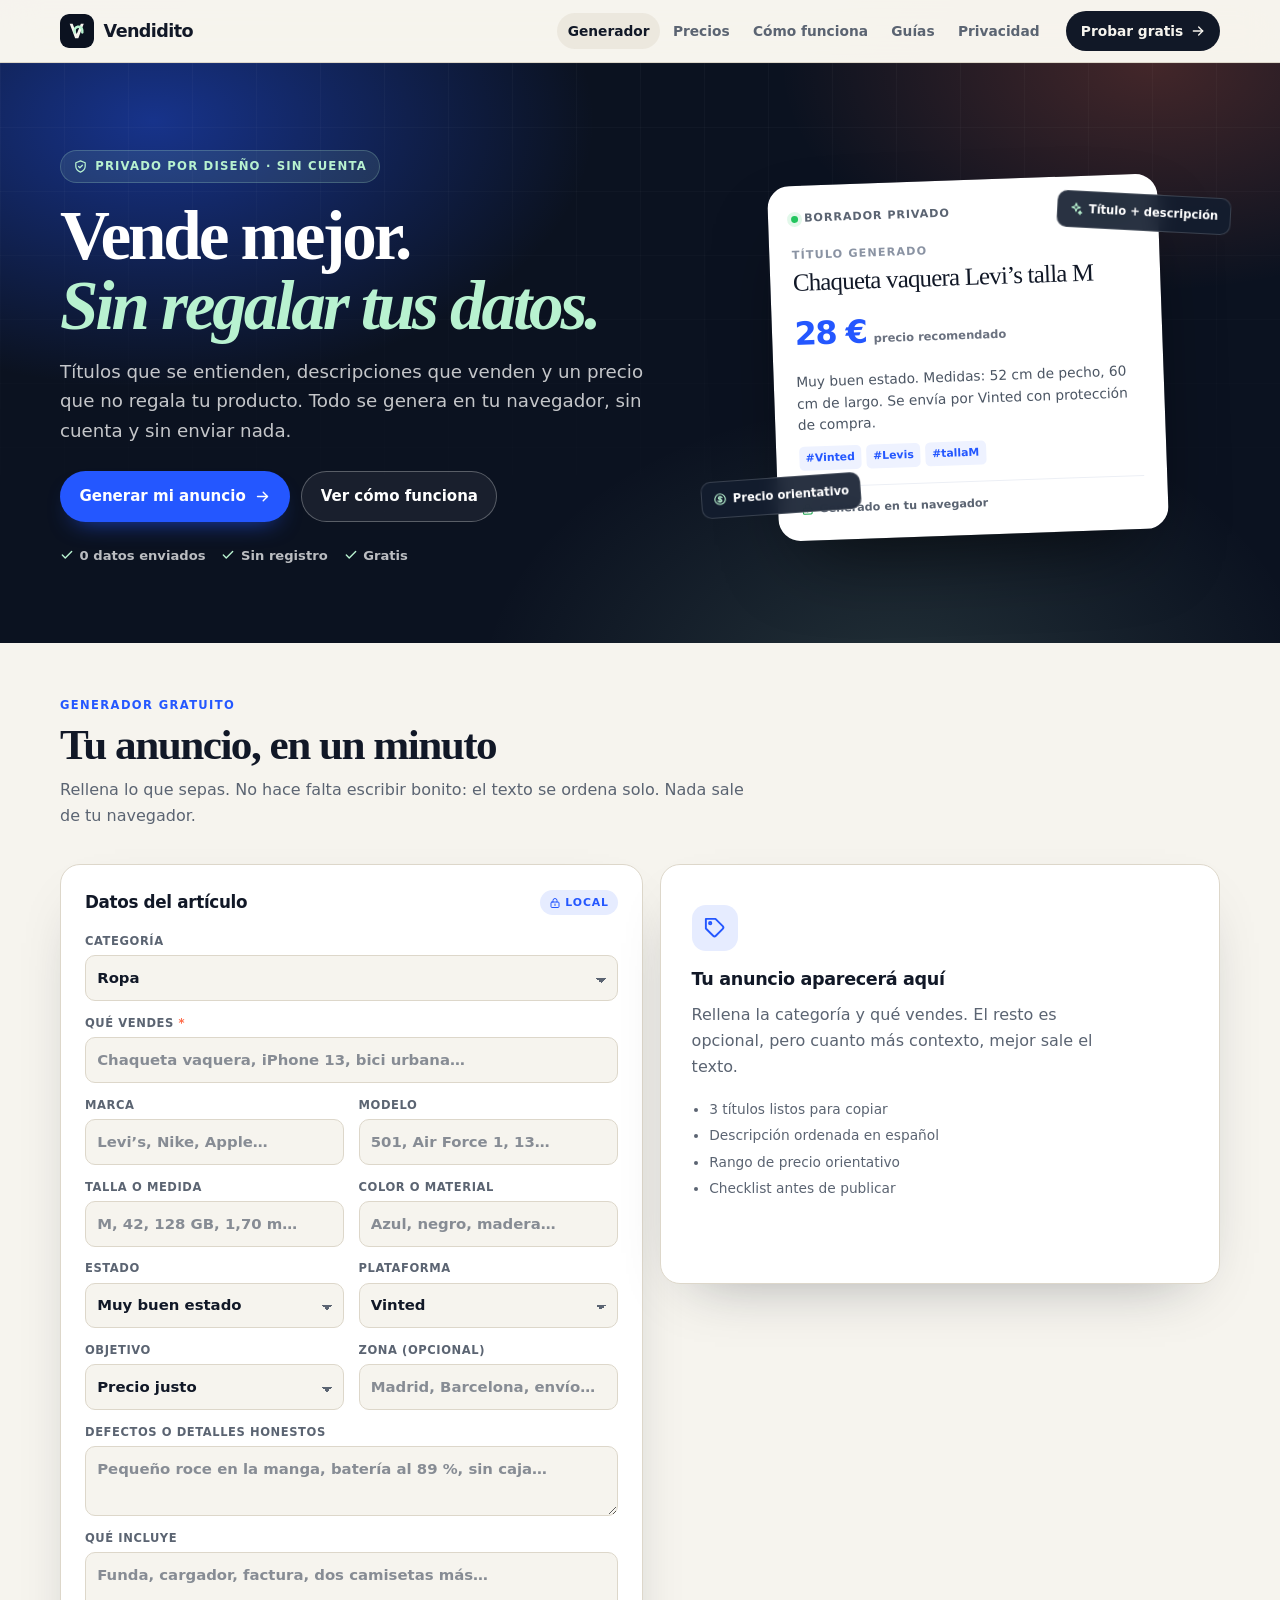
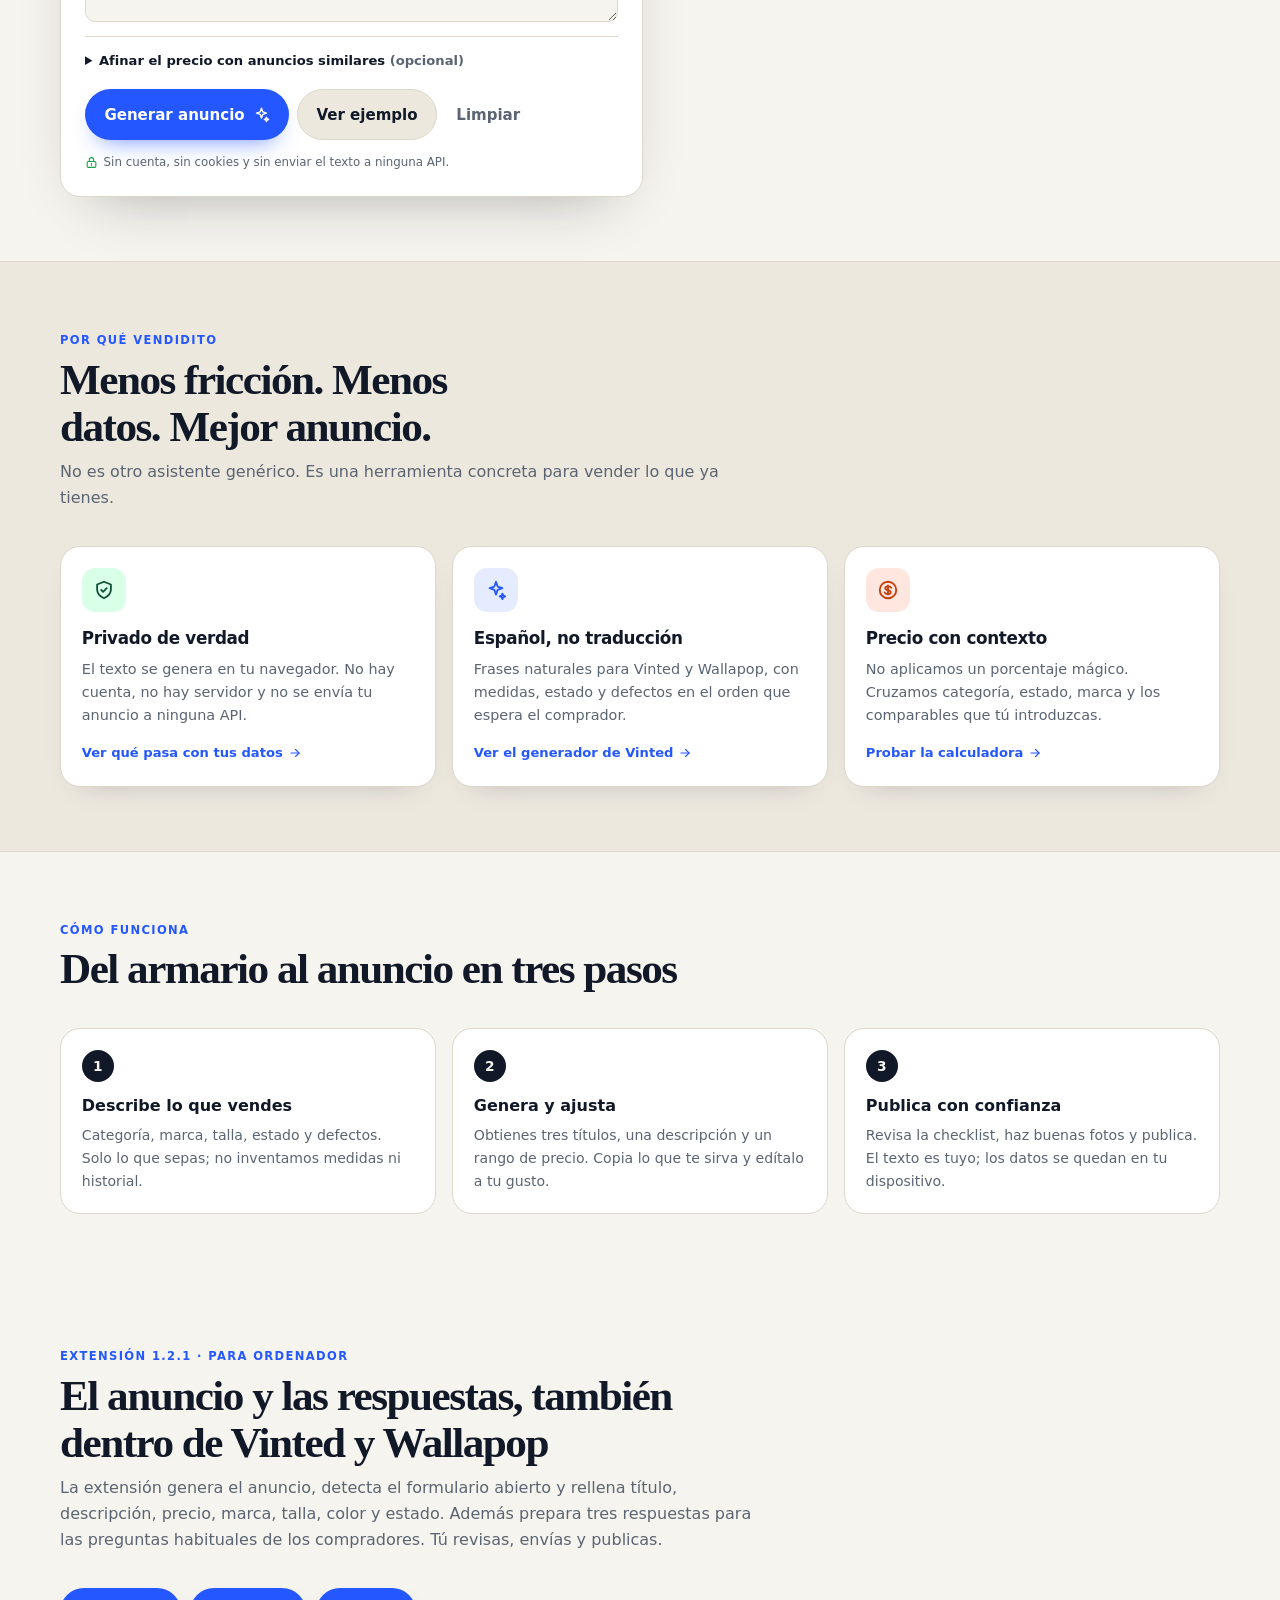
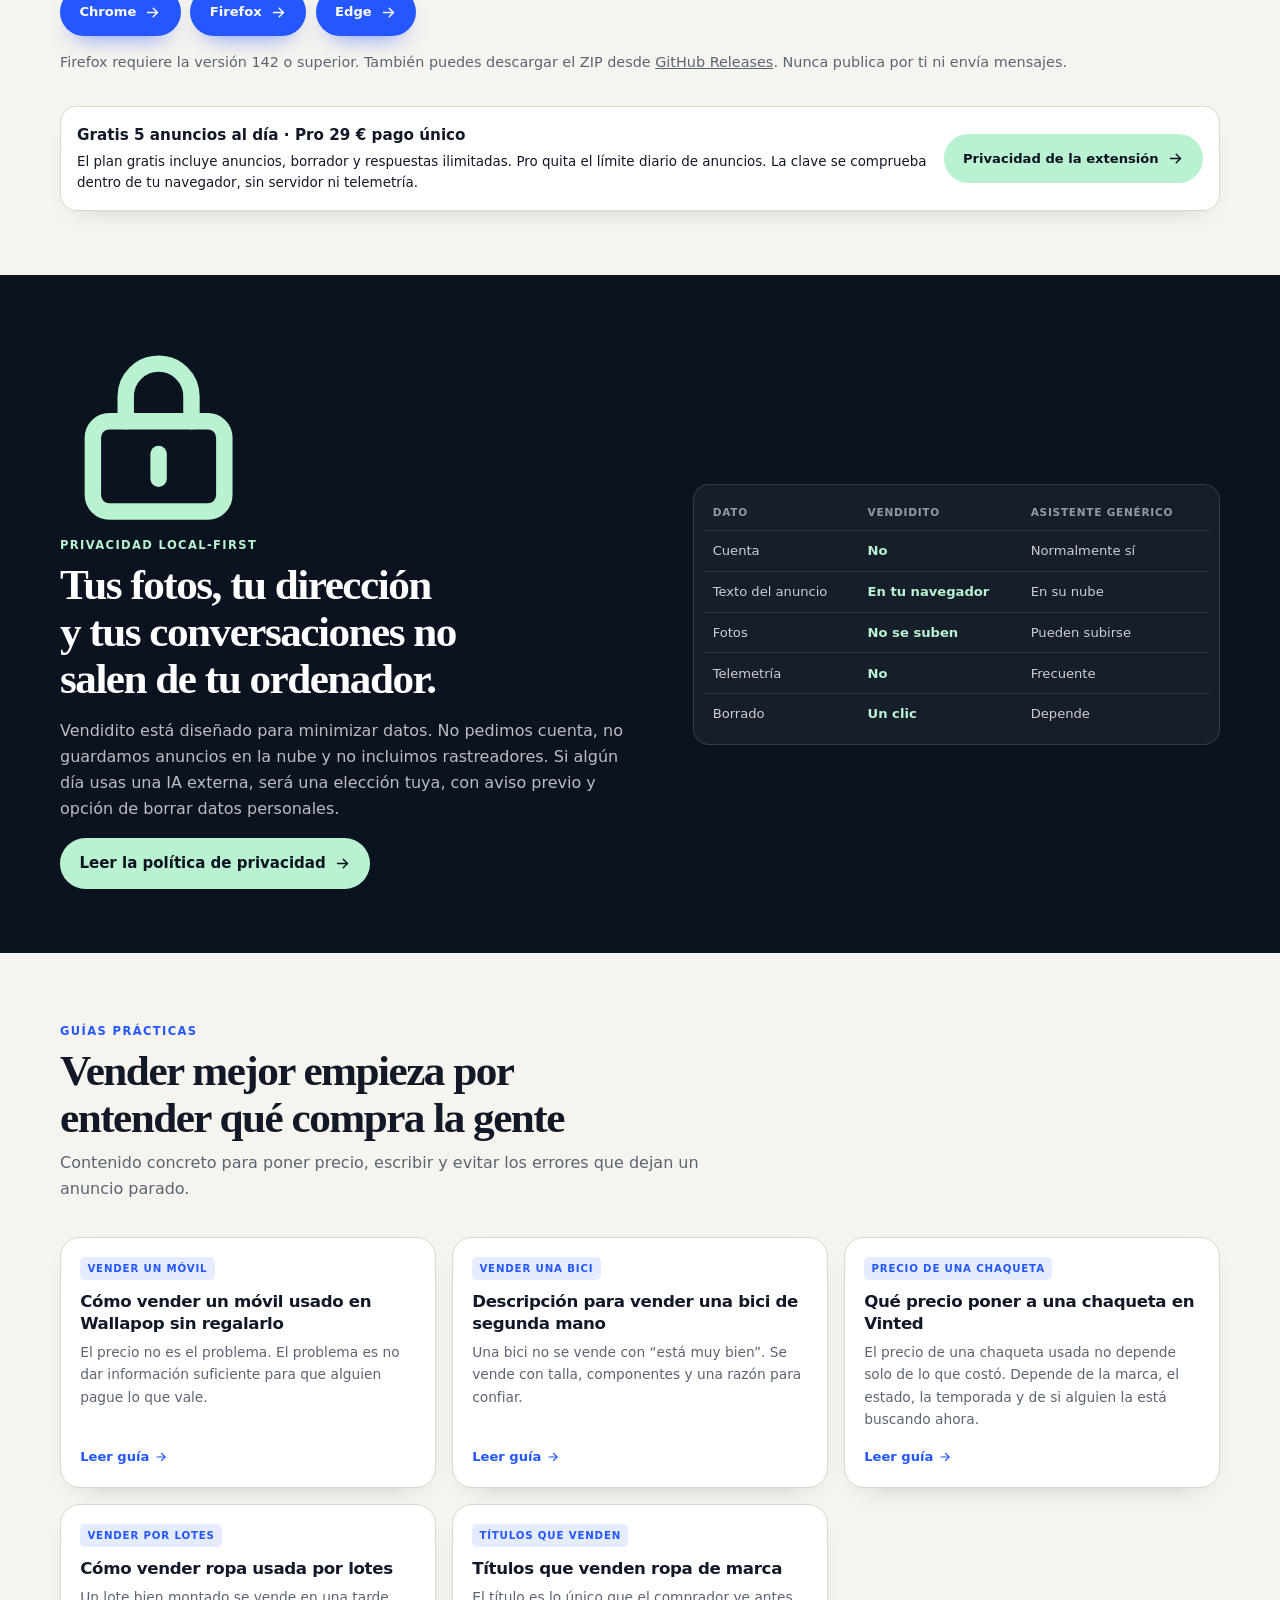
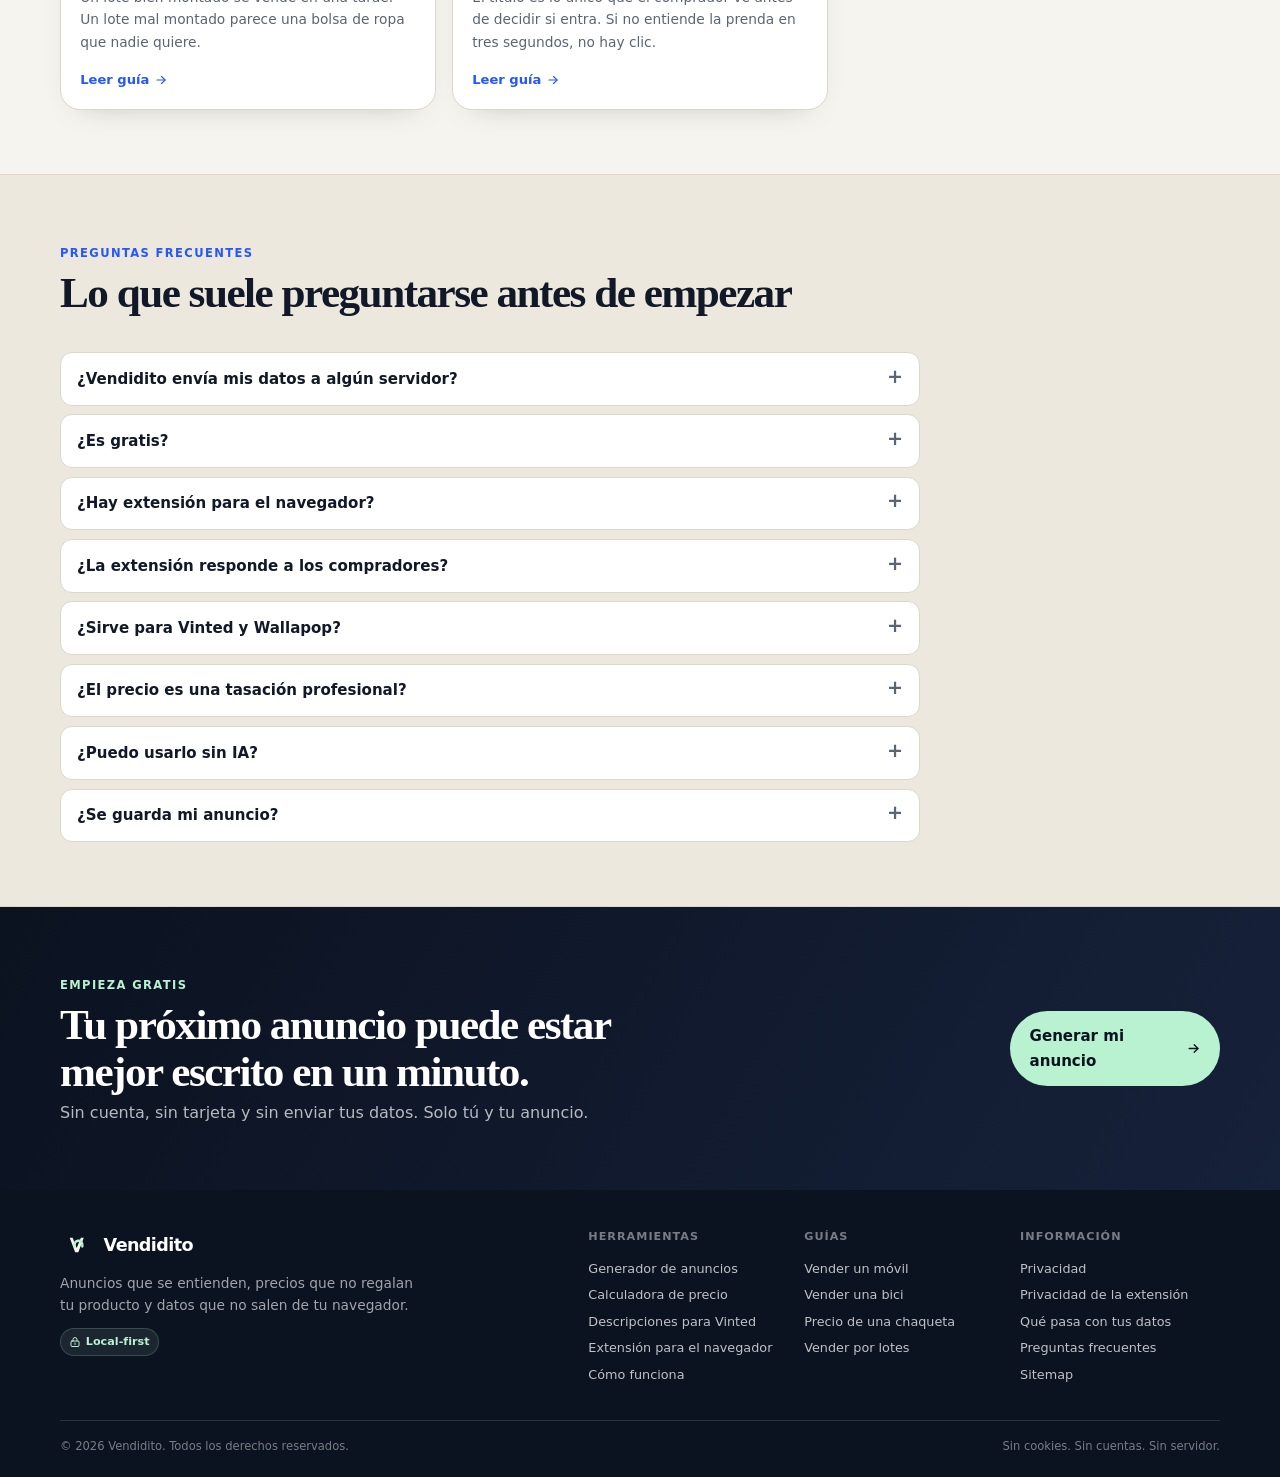
<file: index.html>
<!doctype html>
<html lang="es">
<head>
<meta charset="utf-8">
<meta name="viewport" content="width=device-width, initial-scale=1">
<title>Vendidito — Generador de anuncios para Vinted y Wallapop</title>
<meta name="description" content="Genera títulos, descripciones y precios para Vinted y Wallapop. Gratis, sin cuenta y sin enviar tus datos: todo ocurre en tu navegador.">
<link rel="canonical" href="https://storbaz.github.io/vendidito/">
<meta name="robots" content="index,follow,max-image-preview:large">
<meta name="theme-color" content="#0b1220">
<meta property="og:type" content="website">
<meta property="og:locale" content="es_ES">
<meta property="og:site_name" content="Vendidito">
<meta property="og:title" content="Vendidito — Generador de anuncios para Vinted y Wallapop">
<meta property="og:description" content="Genera títulos, descripciones y precios para Vinted y Wallapop. Gratis, sin cuenta y sin enviar tus datos: todo ocurre en tu navegador.">
<meta property="og:url" content="https://storbaz.github.io/vendidito/">
<meta property="og:image" content="https://storbaz.github.io/vendidito/assets/og.png">
<meta name="twitter:card" content="summary_large_image">
<meta name="twitter:title" content="Vendidito — Generador de anuncios para Vinted y Wallapop">
<meta name="twitter:description" content="Genera títulos, descripciones y precios para Vinted y Wallapop. Gratis, sin cuenta y sin enviar tus datos: todo ocurre en tu navegador.">
<meta name="twitter:image" content="https://storbaz.github.io/vendidito/assets/og.png">
<link rel="icon" href="assets/icon.svg" type="image/svg+xml">
<link rel="apple-touch-icon" href="assets/icon.svg">
<link rel="manifest" href="manifest.webmanifest">
<link rel="stylesheet" href="assets/style.css?v=1">
<script type="application/ld+json">{"@context":"https://schema.org","@graph":[{"@context":"https://schema.org","@type":"WebApplication","name":"Vendidito","url":"https://storbaz.github.io/vendidito","applicationCategory":"BusinessApplication","operatingSystem":"Web","description":"Genera títulos, descripciones y precios para Vinted y Wallapop. Gratis, sin cuenta y sin enviar tus datos: todo ocurre en tu navegador.","inLanguage":"es","isAccessibleForFree":true,"offers":{"@type":"Offer","price":"0","priceCurrency":"EUR"},"featureList":["Generador de títulos para Vinted y Wallapop","Generador de descripciones de segunda mano","Calculadora de precio orientativo","Funciona sin cuenta y sin enviar datos"]},{"@context":"https://schema.org","@type":"FAQPage","mainEntity":[{"@type":"Question","name":"¿Vendidito envía mis datos a algún servidor?","acceptedAnswer":{"@type":"Answer","text":"No. El generador funciona entero en tu navegador. No hay cuenta, no hay backend y no se envía el texto a ninguna API. Si algún día añadimos IA en la nube, será opcional y avisará antes de enviar nada."}},{"@type":"Question","name":"¿Es gratis?","acceptedAnswer":{"@type":"Answer","text":"Sí. El generador, la calculadora y la extensión 1.1.0 son gratis y no tienen límite de uso. Más adelante habrá un plan Pro opcional para funciones de productividad, pero la privacidad y el uso básico seguirán siendo gratis."}},{"@type":"Question","name":"¿Hay extensión para el navegador?","acceptedAnswer":{"@type":"Answer","text":"Sí. La versión 1.1.0 está disponible para probar en Chrome, Edge y Firefox. Genera el anuncio dentro de Vinted o Wallapop, rellena los campos y nunca publica por ti. Todavía no está en las tiendas oficiales; se descarga desde GitHub."}},{"@type":"Question","name":"¿La extensión responde a los compradores?","acceptedAnswer":{"@type":"Answer","text":"Prepara tres respuestas para preguntas habituales: disponibilidad, envío, medidas, estado, regateo, reserva o forma de pago. Tú eliges una, la copias y la envías. No manda mensajes por ti ni necesita una cuenta."}},{"@type":"Question","name":"¿Sirve para Vinted y Wallapop?","acceptedAnswer":{"@type":"Answer","text":"Sí. Puedes elegir la plataforma y el texto se adapta: en Vinted prioriza envío y protección de compra; en Wallapop, entrega en mano o envío. También puedes usar el texto en otras apps de segunda mano."}},{"@type":"Question","name":"¿El precio es una tasación profesional?","acceptedAnswer":{"@type":"Answer","text":"No. Es una orientación basada en la categoría, el estado, la marca y los comparables que tú introduzcas. Revisa siempre anuncios similares antes de publicar. No garantiza una venta ni un precio."}},{"@type":"Question","name":"¿Puedo usarlo sin IA?","acceptedAnswer":{"@type":"Answer","text":"Sí. Esta versión no usa IA generativa: usa plantillas y reglas. Eso significa que funciona sin claves, sin cuotas y sin enviar texto a terceros. La IA llegará después, como una mejora opcional."}},{"@type":"Question","name":"¿Se guarda mi anuncio?","acceptedAnswer":{"@type":"Answer","text":"Solo si pulsas “Guardar borrador”. En ese caso se guarda en el almacenamiento local de tu navegador. Puedes borrarlo con el botón “Borrar todo” o desde los ajustes del navegador."}}]}]}</script>
</head>
<body class="home">
<a class="skip" href="#contenido">Saltar al contenido</a>

<header class="site-header">
  <div class="wrap header-inner">
    <a class="brand" href="index.html" aria-label="Vendidito, inicio">
      <img src="assets/icon.svg" alt="" width="34" height="34">
      <span>Vendidito</span>
    </a>
    <nav class="nav" aria-label="Principal"><a href="index.html#generador" aria-current="page">Generador</a><a href="precios.html">Precios</a><a href="como-funciona.html">Cómo funciona</a><a href="index.html#guias">Guías</a><a href="privacidad.html">Privacidad</a></nav>
    <a class="header-cta" href="index.html#generador">Probar gratis <svg viewBox="0 0 24 24" fill="none" stroke="currentColor" stroke-width="2" stroke-linecap="round" stroke-linejoin="round" aria-hidden="true"><path d="M5 12h14"/><path d="m13 6 6 6-6 6"/></svg></a>
  </div>
</header>

<main id="contenido">
  <section class="hero">
    <div class="wrap hero-grid">
      <div class="hero-copy">
        <span class="eyebrow"><svg viewBox="0 0 24 24" fill="none" stroke="currentColor" stroke-width="2" stroke-linecap="round" stroke-linejoin="round" aria-hidden="true"><path d="M12 3 4.5 6v5.5c0 4.4 3.1 7.6 7.5 9.5 4.4-1.9 7.5-5.1 7.5-9.5V6L12 3Z"/><path d="m9 12 2 2 4-4"/></svg> Privado por diseño · Sin cuenta</span>
        <h1>Vende mejor.<br><span class="accent">Sin regalar tus datos.</span></h1>
        <p class="lede">Títulos que se entienden, descripciones que venden y un precio que no regala tu producto. Todo se genera en tu navegador, sin cuenta y sin enviar nada.</p>
        <div class="hero-actions">
          <a class="button button-primary" href="#generador">Generar mi anuncio <svg viewBox="0 0 24 24" fill="none" stroke="currentColor" stroke-width="2" stroke-linecap="round" stroke-linejoin="round" aria-hidden="true"><path d="M5 12h14"/><path d="m13 6 6 6-6 6"/></svg></a>
          <a class="button button-ghost" href="como-funciona.html">Ver cómo funciona</a>
        </div>
        <ul class="trust-list" aria-label="Ventajas">
          <li><svg viewBox="0 0 24 24" fill="none" stroke="currentColor" stroke-width="2.4" stroke-linecap="round" stroke-linejoin="round" aria-hidden="true"><path d="m4 12 5 5L20 6"/></svg> 0 datos enviados</li>
          <li><svg viewBox="0 0 24 24" fill="none" stroke="currentColor" stroke-width="2.4" stroke-linecap="round" stroke-linejoin="round" aria-hidden="true"><path d="m4 12 5 5L20 6"/></svg> Sin registro</li>
          <li><svg viewBox="0 0 24 24" fill="none" stroke="currentColor" stroke-width="2.4" stroke-linecap="round" stroke-linejoin="round" aria-hidden="true"><path d="m4 12 5 5L20 6"/></svg> Gratis</li>
        </ul>
      </div>
      <div class="hero-visual" aria-hidden="true">
        <div class="demo-card">
          <div class="demo-top"><span class="dot"></span> Borrador privado <span class="mini-badge">LOCAL</span></div>
          <div class="demo-label">Título generado</div>
          <div class="demo-title">Chaqueta vaquera Levi’s talla M</div>
          <div class="demo-price">28 € <span>precio recomendado</span></div>
          <p class="demo-copy">Muy buen estado. Medidas: 52 cm de pecho, 60 cm de largo. Se envía por Vinted con protección de compra.</p>
          <div class="demo-tags"><span>#Vinted</span><span>#Levis</span><span>#tallaM</span></div>
          <div class="demo-foot"><svg viewBox="0 0 24 24" fill="none" stroke="currentColor" stroke-width="2" stroke-linecap="round" stroke-linejoin="round" aria-hidden="true"><rect x="4" y="10" width="16" height="11" rx="2"/><path d="M8 10V7a4 4 0 0 1 8 0v3"/><path d="M12 14v3"/></svg> Generado en tu navegador</div>
        </div>
        <div class="float-chip chip-one"><svg viewBox="0 0 24 24" fill="none" stroke="currentColor" stroke-width="2" stroke-linecap="round" stroke-linejoin="round" aria-hidden="true"><path d="m12 3 1.8 5.2L19 10l-5.2 1.8L12 17l-1.8-5.2L5 10l5.2-1.8L12 3Z"/><path d="m19 16 .9 2.1L22 19l-2.1.9L19 22l-.9-2.1L16 19l2.1-.9L19 16Z"/></svg> Título + descripción</div>
        <div class="float-chip chip-two"><svg viewBox="0 0 24 24" fill="none" stroke="currentColor" stroke-width="2" stroke-linecap="round" stroke-linejoin="round" aria-hidden="true"><circle cx="12" cy="12" r="9"/><path d="M12 7v10"/><path d="M15.5 9.5c-.6-1-1.8-1.5-3.5-1.5-2 0-3 .9-3 2 0 3 6 1.5 6 4.5 0 1.2-1.2 2-3 2-1.8 0-3.1-.6-3.7-1.7"/></svg> Precio orientativo</div>
      </div>
    </div>
  </section>

  <section class="section generator-section" id="generador">
  <div class="wrap">
    <div class="section-head">
      <span class="kicker">Generador gratuito</span>
      <h2>Tu anuncio, en un minuto</h2>
      <p>Rellena lo que sepas. No hace falta escribir bonito: el texto se ordena solo. Nada sale de tu navegador.</p>
    </div>

    <div class="generator-grid">
      <form class="panel form-panel" id="listing-form" novalidate>
        <div class="form-head">
          <h3>Datos del artículo</h3>
          <span class="local-badge"><svg viewBox="0 0 24 24" fill="none" stroke="currentColor" stroke-width="2" stroke-linecap="round" stroke-linejoin="round" aria-hidden="true"><rect x="4" y="10" width="16" height="11" rx="2"/><path d="M8 10V7a4 4 0 0 1 8 0v3"/><path d="M12 14v3"/></svg> Local</span>
        </div>

        <div class="fields">
          <label class="field field-full">
            <span>Categoría</span>
            <select id="cat" name="cat"><option value="ropa" selected>Ropa</option><option value="calzado">Calzado</option><option value="moviles">Móviles y tablets</option><option value="consolas">Consolas</option><option value="videojuegos">Videojuegos</option><option value="muebles">Muebles</option><option value="libros">Libros</option><option value="bicis">Bicis</option><option value="electrodomesticos">Electrodomésticos</option><option value="coleccionables">Coleccionables</option><option value="otros">Otros</option></select>
          </label>

          <label class="field field-full">
            <span>Qué vendes <b>*</b></span>
            <input id="item" name="item" type="text" placeholder="Chaqueta vaquera, iPhone 13, bici urbana…" autocomplete="off" required>
          </label>

          <label class="field">
            <span>Marca</span>
            <input id="brand" name="brand" type="text" placeholder="Levi’s, Nike, Apple…" autocomplete="off">
          </label>

          <label class="field">
            <span>Modelo</span>
            <input id="model" name="model" type="text" placeholder="501, Air Force 1, 13…" autocomplete="off">
          </label>

          <label class="field">
            <span>Talla o medida</span>
            <input id="size" name="size" type="text" placeholder="M, 42, 128 GB, 1,70 m…" autocomplete="off">
          </label>

          <label class="field">
            <span>Color o material</span>
            <input id="color" name="color" type="text" placeholder="Azul, negro, madera…" autocomplete="off">
          </label>

          <label class="field">
            <span>Estado</span>
            <select id="condition" name="condition"><option value="nuevo">Nuevo con etiqueta</option><option value="como_nuevo">Como nuevo</option><option value="muy_bueno" selected>Muy buen estado</option><option value="bueno">Buen estado</option><option value="usado">Usado, con signos de uso</option><option value="piezas">Para piezas o reparar</option></select>
          </label>

          <label class="field">
            <span>Plataforma</span>
            <select id="platform" name="platform">
              <option value="vinted" selected>Vinted</option>
              <option value="wallapop">Wallapop</option>
              <option value="ambas">Vinted y Wallapop</option>
            </select>
          </label>

          <label class="field">
            <span>Objetivo</span>
            <select id="goal" name="goal">
              <option value="equilibrio" selected>Precio justo</option>
              <option value="rapido">Vender rápido</option>
              <option value="maximo">Sacar el máximo</option>
            </select>
          </label>

          <label class="field">
            <span>Zona (opcional)</span>
            <input id="zone" name="zone" type="text" placeholder="Madrid, Barcelona, envío…" autocomplete="off">
          </label>

          <label class="field field-full">
            <span>Defectos o detalles honestos</span>
            <textarea id="defects" name="defects" rows="2" placeholder="Pequeño roce en la manga, batería al 89 %, sin caja…"></textarea>
          </label>

          <label class="field field-full">
            <span>Qué incluye</span>
            <textarea id="extras" name="extras" rows="2" placeholder="Funda, cargador, factura, dos camisetas más…"></textarea>
          </label>
        </div>

        <details class="comps">
          <summary>Afinar el precio con anuncios similares <span>(opcional)</span></summary>
          <div class="comps-grid">
            <label class="field">
              <span>Precio más bajo que has visto</span>
              <input id="compsMin" name="compsMin" type="number" min="0" step="1" placeholder="20">
            </label>
            <label class="field">
              <span>Precio más alto</span>
              <input id="compsMax" name="compsMax" type="number" min="0" step="1" placeholder="35">
            </label>
          </div>
          <p class="hint">Si los rellenas, usamos esos comparables como referencia principal. Se quedan en tu navegador.</p>
        </details>

        <div class="form-actions">
          <button class="button button-primary" type="submit">Generar anuncio <svg viewBox="0 0 24 24" fill="none" stroke="currentColor" stroke-width="2" stroke-linecap="round" stroke-linejoin="round" aria-hidden="true"><path d="m12 3 1.8 5.2L19 10l-5.2 1.8L12 17l-1.8-5.2L5 10l5.2-1.8L12 3Z"/><path d="m19 16 .9 2.1L22 19l-2.1.9L19 22l-.9-2.1L16 19l2.1-.9L19 16Z"/></svg></button>
          <button class="button button-soft" type="button" id="example-btn">Ver ejemplo</button>
          <button class="button button-link" type="button" id="clear-btn">Limpiar</button>
        </div>
        <p class="form-privacy"><svg viewBox="0 0 24 24" fill="none" stroke="currentColor" stroke-width="2" stroke-linecap="round" stroke-linejoin="round" aria-hidden="true"><rect x="4" y="10" width="16" height="11" rx="2"/><path d="M8 10V7a4 4 0 0 1 8 0v3"/><path d="M12 14v3"/></svg> Sin cuenta, sin cookies y sin enviar el texto a ninguna API.</p>
      </form>

      <section class="panel result-panel" id="result-panel" aria-live="polite" aria-label="Anuncio generado">
        <div class="result-empty" id="result-empty">
          <div class="empty-icon"><svg viewBox="0 0 24 24" fill="none" stroke="currentColor" stroke-width="2" stroke-linecap="round" stroke-linejoin="round" aria-hidden="true"><path d="M20.6 13.4 13.4 20.6a2 2 0 0 1-2.8 0L3 13V3h10l7.6 7.6a2 2 0 0 1 0 2.8Z"/><circle cx="7.5" cy="7.5" r="1.2"/></svg></div>
          <h3>Tu anuncio aparecerá aquí</h3>
          <p>Rellena la categoría y qué vendes. El resto es opcional, pero cuanto más contexto, mejor sale el texto.</p>
          <ul>
            <li>3 títulos listos para copiar</li>
            <li>Descripción ordenada en español</li>
            <li>Rango de precio orientativo</li>
            <li>Checklist antes de publicar</li>
          </ul>
        </div>
        <div id="result-content" hidden></div>
      </section>
    </div>
  </div>
</section>

<section class="section why-section">
  <div class="wrap">
    <div class="section-head">
      <span class="kicker">Por qué Vendidito</span>
      <h2>Menos fricción. Menos datos. Mejor anuncio.</h2>
      <p>No es otro asistente genérico. Es una herramienta concreta para vender lo que ya tienes.</p>
    </div>
    <div class="feature-grid">
      <article class="feature-card">
        <div class="feature-icon mint"><svg viewBox="0 0 24 24" fill="none" stroke="currentColor" stroke-width="2" stroke-linecap="round" stroke-linejoin="round" aria-hidden="true"><path d="M12 3 4.5 6v5.5c0 4.4 3.1 7.6 7.5 9.5 4.4-1.9 7.5-5.1 7.5-9.5V6L12 3Z"/><path d="m9 12 2 2 4-4"/></svg></div>
        <h3>Privado de verdad</h3>
        <p>El texto se genera en tu navegador. No hay cuenta, no hay servidor y no se envía tu anuncio a ninguna API.</p>
        <a class="text-link" href="privacidad.html">Ver qué pasa con tus datos <svg viewBox="0 0 24 24" fill="none" stroke="currentColor" stroke-width="2" stroke-linecap="round" stroke-linejoin="round" aria-hidden="true"><path d="M5 12h14"/><path d="m13 6 6 6-6 6"/></svg></a>
      </article>
      <article class="feature-card">
        <div class="feature-icon blue"><svg viewBox="0 0 24 24" fill="none" stroke="currentColor" stroke-width="2" stroke-linecap="round" stroke-linejoin="round" aria-hidden="true"><path d="m12 3 1.8 5.2L19 10l-5.2 1.8L12 17l-1.8-5.2L5 10l5.2-1.8L12 3Z"/><path d="m19 16 .9 2.1L22 19l-2.1.9L19 22l-.9-2.1L16 19l2.1-.9L19 16Z"/></svg></div>
        <h3>Español, no traducción</h3>
        <p>Frases naturales para Vinted y Wallapop, con medidas, estado y defectos en el orden que espera el comprador.</p>
        <a class="text-link" href="generador-de-descripciones-para-vinted.html">Ver el generador de Vinted <svg viewBox="0 0 24 24" fill="none" stroke="currentColor" stroke-width="2" stroke-linecap="round" stroke-linejoin="round" aria-hidden="true"><path d="M5 12h14"/><path d="m13 6 6 6-6 6"/></svg></a>
      </article>
      <article class="feature-card">
        <div class="feature-icon coral"><svg viewBox="0 0 24 24" fill="none" stroke="currentColor" stroke-width="2" stroke-linecap="round" stroke-linejoin="round" aria-hidden="true"><circle cx="12" cy="12" r="9"/><path d="M12 7v10"/><path d="M15.5 9.5c-.6-1-1.8-1.5-3.5-1.5-2 0-3 .9-3 2 0 3 6 1.5 6 4.5 0 1.2-1.2 2-3 2-1.8 0-3.1-.6-3.7-1.7"/></svg></div>
        <h3>Precio con contexto</h3>
        <p>No aplicamos un porcentaje mágico. Cruzamos categoría, estado, marca y los comparables que tú introduzcas.</p>
        <a class="text-link" href="precios.html">Probar la calculadora <svg viewBox="0 0 24 24" fill="none" stroke="currentColor" stroke-width="2" stroke-linecap="round" stroke-linejoin="round" aria-hidden="true"><path d="M5 12h14"/><path d="m13 6 6 6-6 6"/></svg></a>
      </article>
    </div>
  </div>
</section>

<section class="section steps-section">
  <div class="wrap">
    <div class="section-head">
      <span class="kicker">Cómo funciona</span>
      <h2>Del armario al anuncio en tres pasos</h2>
    </div>
    <div class="steps">
      <div class="step"><div class="num">1</div><h3>Describe lo que vendes</h3><p>Categoría, marca, talla, estado y defectos. Solo lo que sepas; no inventamos medidas ni historial.</p></div>
      <div class="step"><div class="num">2</div><h3>Genera y ajusta</h3><p>Obtienes tres títulos, una descripción y un rango de precio. Copia lo que te sirva y edítalo a tu gusto.</p></div>
      <div class="step"><div class="num">3</div><h3>Publica con confianza</h3><p>Revisa la checklist, haz buenas fotos y publica. El texto es tuyo; los datos se quedan en tu dispositivo.</p></div>
    </div>
  </div>
</section>

<section class="section" id="extension">
  <div class="wrap">
    <div class="section-head">
      <span class="kicker">Extensión 1.2.1 · para ordenador</span>
      <h2>El anuncio y las respuestas, también dentro de Vinted y Wallapop</h2>
      <p>La extensión genera el anuncio, detecta el formulario abierto y rellena título, descripción, precio, marca, talla, color y estado. Además prepara tres respuestas para las preguntas habituales de los compradores. Tú revisas, envías y publicas.</p>
    </div>
    <div class="store-row">
      <a class="button button-primary" href="https://chromewebstore.google.com/detail/vendidito/kcgicfmgolepbjcmcbofchfffbdohgfb" target="_blank" rel="noopener">Chrome <svg viewBox="0 0 24 24" fill="none" stroke="currentColor" stroke-width="2" stroke-linecap="round" stroke-linejoin="round" aria-hidden="true"><path d="M5 12h14"/><path d="m13 6 6 6-6 6"/></svg></a>
      <a class="button button-primary" href="https://addons.mozilla.org/addon/vendidito-vinted-y-wallapop/" target="_blank" rel="noopener">Firefox <svg viewBox="0 0 24 24" fill="none" stroke="currentColor" stroke-width="2" stroke-linecap="round" stroke-linejoin="round" aria-hidden="true"><path d="M5 12h14"/><path d="m13 6 6 6-6 6"/></svg></a>
      <a class="button button-primary" href="https://microsoftedge.microsoft.com/addons/search/Vendidito" target="_blank" rel="noopener">Edge <svg viewBox="0 0 24 24" fill="none" stroke="currentColor" stroke-width="2" stroke-linecap="round" stroke-linejoin="round" aria-hidden="true"><path d="M5 12h14"/><path d="m13 6 6 6-6 6"/></svg></a>
    </div>
    <p class="muted-note">Firefox requiere la versión 142 o superior. También puedes descargar el ZIP desde <a href="https://github.com/storbaz/vendidito/releases/latest">GitHub Releases</a>. Nunca publica por ti ni envía mensajes.</p>
    <div class="inline-cta" id="pro">
      <div>
        <strong>Gratis 5 anuncios al día · Pro 29 € pago único</strong>
        <p>El plan gratis incluye anuncios, borrador y respuestas ilimitadas. Pro quita el límite diario de anuncios. La clave se comprueba dentro de tu navegador, sin servidor ni telemetría.</p>
      </div>
      <a class="button button-light" href="privacidad-extension.html">Privacidad de la extensión <svg viewBox="0 0 24 24" fill="none" stroke="currentColor" stroke-width="2" stroke-linecap="round" stroke-linejoin="round" aria-hidden="true"><path d="M5 12h14"/><path d="m13 6 6 6-6 6"/></svg></a>
    </div>
  </div>
</section>

<section class="section privacy-band" id="privacidad">
  <div class="wrap privacy-grid">
    <div>
      <span class="kicker light"><svg viewBox="0 0 24 24" fill="none" stroke="currentColor" stroke-width="2" stroke-linecap="round" stroke-linejoin="round" aria-hidden="true"><rect x="4" y="10" width="16" height="11" rx="2"/><path d="M8 10V7a4 4 0 0 1 8 0v3"/><path d="M12 14v3"/></svg> Privacidad local-first</span>
      <h2>Tus fotos, tu dirección y tus conversaciones no salen de tu ordenador.</h2>
      <p>Vendidito está diseñado para minimizar datos. No pedimos cuenta, no guardamos anuncios en la nube y no incluimos rastreadores. Si algún día usas una IA externa, será una elección tuya, con aviso previo y opción de borrar datos personales.</p>
      <a class="button button-light" href="privacidad.html">Leer la política de privacidad <svg viewBox="0 0 24 24" fill="none" stroke="currentColor" stroke-width="2" stroke-linecap="round" stroke-linejoin="round" aria-hidden="true"><path d="M5 12h14"/><path d="m13 6 6 6-6 6"/></svg></a>
    </div>
    <div class="privacy-table-wrap">
      <table class="privacy-table">
        <thead><tr><th>Dato</th><th>Vendidito</th><th>Asistente genérico</th></tr></thead>
        <tbody>
          <tr><td>Cuenta</td><td><b>No</b></td><td>Normalmente sí</td></tr>
          <tr><td>Texto del anuncio</td><td><b>En tu navegador</b></td><td>En su nube</td></tr>
          <tr><td>Fotos</td><td><b>No se suben</b></td><td>Pueden subirse</td></tr>
          <tr><td>Telemetría</td><td><b>No</b></td><td>Frecuente</td></tr>
          <tr><td>Borrado</td><td><b>Un clic</b></td><td>Depende</td></tr>
        </tbody>
      </table>
    </div>
  </div>
</section>

<section class="section guides-section" id="guias">
  <div class="wrap">
    <div class="section-head">
      <span class="kicker">Guías prácticas</span>
      <h2>Vender mejor empieza por entender qué compra la gente</h2>
      <p>Contenido concreto para poner precio, escribir y evitar los errores que dejan un anuncio parado.</p>
    </div>
    <div class="guide-grid">
      <a class="guide-card" href="como-vender-movil-usado-wallapop.html">
    <span class="guide-tag">Vender un móvil</span>
    <h3>Cómo vender un móvil usado en Wallapop sin regalarlo</h3>
    <p>El precio no es el problema. El problema es no dar información suficiente para que alguien pague lo que vale.</p>
    <span class="text-link">Leer guía <svg viewBox="0 0 24 24" fill="none" stroke="currentColor" stroke-width="2" stroke-linecap="round" stroke-linejoin="round" aria-hidden="true"><path d="M5 12h14"/><path d="m13 6 6 6-6 6"/></svg></span>
  </a>
    <a class="guide-card" href="descripcion-para-vender-una-bici.html">
    <span class="guide-tag">Vender una bici</span>
    <h3>Descripción para vender una bici de segunda mano</h3>
    <p>Una bici no se vende con “está muy bien”. Se vende con talla, componentes y una razón para confiar.</p>
    <span class="text-link">Leer guía <svg viewBox="0 0 24 24" fill="none" stroke="currentColor" stroke-width="2" stroke-linecap="round" stroke-linejoin="round" aria-hidden="true"><path d="M5 12h14"/><path d="m13 6 6 6-6 6"/></svg></span>
  </a>
    <a class="guide-card" href="que-precio-poner-chaqueta-vinted.html">
    <span class="guide-tag">Precio de una chaqueta</span>
    <h3>Qué precio poner a una chaqueta en Vinted</h3>
    <p>El precio de una chaqueta usada no depende solo de lo que costó. Depende de la marca, el estado, la temporada y de si alguien la está buscando ahora.</p>
    <span class="text-link">Leer guía <svg viewBox="0 0 24 24" fill="none" stroke="currentColor" stroke-width="2" stroke-linecap="round" stroke-linejoin="round" aria-hidden="true"><path d="M5 12h14"/><path d="m13 6 6 6-6 6"/></svg></span>
  </a>
    <a class="guide-card" href="vender-ropa-usada-por-lotes.html">
    <span class="guide-tag">Vender por lotes</span>
    <h3>Cómo vender ropa usada por lotes</h3>
    <p>Un lote bien montado se vende en una tarde. Un lote mal montado parece una bolsa de ropa que nadie quiere.</p>
    <span class="text-link">Leer guía <svg viewBox="0 0 24 24" fill="none" stroke="currentColor" stroke-width="2" stroke-linecap="round" stroke-linejoin="round" aria-hidden="true"><path d="M5 12h14"/><path d="m13 6 6 6-6 6"/></svg></span>
  </a>
    <a class="guide-card" href="titulos-que-venden-ropa-de-marca.html">
    <span class="guide-tag">Títulos que venden</span>
    <h3>Títulos que venden ropa de marca</h3>
    <p>El título es lo único que el comprador ve antes de decidir si entra. Si no entiende la prenda en tres segundos, no hay clic.</p>
    <span class="text-link">Leer guía <svg viewBox="0 0 24 24" fill="none" stroke="currentColor" stroke-width="2" stroke-linecap="round" stroke-linejoin="round" aria-hidden="true"><path d="M5 12h14"/><path d="m13 6 6 6-6 6"/></svg></span>
  </a>
    </div>
  </div>
</section>

<section class="section faq-section" id="faq">
  <div class="wrap">
    <div class="section-head">
      <span class="kicker">Preguntas frecuentes</span>
      <h2>Lo que suele preguntarse antes de empezar</h2>
    </div>
    <div class="faq">
      <details><summary>¿Vendidito envía mis datos a algún servidor?</summary><p>No. El generador funciona entero en tu navegador. No hay cuenta, no hay backend y no se envía el texto a ninguna API. Si algún día añadimos IA en la nube, será opcional y avisará antes de enviar nada.</p></details>
      <details><summary>¿Es gratis?</summary><p>Sí. El generador, la calculadora y la extensión 1.1.0 son gratis y no tienen límite de uso. Más adelante habrá un plan Pro opcional para funciones de productividad, pero la privacidad y el uso básico seguirán siendo gratis.</p></details>
      <details><summary>¿Hay extensión para el navegador?</summary><p>Sí. La versión 1.1.0 está disponible para probar en Chrome, Edge y Firefox. Genera el anuncio dentro de Vinted o Wallapop, rellena los campos y nunca publica por ti. Todavía no está en las tiendas oficiales; se descarga desde GitHub.</p></details>
      <details><summary>¿La extensión responde a los compradores?</summary><p>Prepara tres respuestas para preguntas habituales: disponibilidad, envío, medidas, estado, regateo, reserva o forma de pago. Tú eliges una, la copias y la envías. No manda mensajes por ti ni necesita una cuenta.</p></details>
      <details><summary>¿Sirve para Vinted y Wallapop?</summary><p>Sí. Puedes elegir la plataforma y el texto se adapta: en Vinted prioriza envío y protección de compra; en Wallapop, entrega en mano o envío. También puedes usar el texto en otras apps de segunda mano.</p></details>
      <details><summary>¿El precio es una tasación profesional?</summary><p>No. Es una orientación basada en la categoría, el estado, la marca y los comparables que tú introduzcas. Revisa siempre anuncios similares antes de publicar. No garantiza una venta ni un precio.</p></details>
      <details><summary>¿Puedo usarlo sin IA?</summary><p>Sí. Esta versión no usa IA generativa: usa plantillas y reglas. Eso significa que funciona sin claves, sin cuotas y sin enviar texto a terceros. La IA llegará después, como una mejora opcional.</p></details>
      <details><summary>¿Se guarda mi anuncio?</summary><p>Solo si pulsas “Guardar borrador”. En ese caso se guarda en el almacenamiento local de tu navegador. Puedes borrarlo con el botón “Borrar todo” o desde los ajustes del navegador.</p></details>
    </div>
  </div>
</section>

<section class="section final-cta">
  <div class="wrap final-cta-inner">
    <div>
      <span class="kicker light">Empieza gratis</span>
      <h2>Tu próximo anuncio puede estar mejor escrito en un minuto.</h2>
      <p>Sin cuenta, sin tarjeta y sin enviar tus datos. Solo tú y tu anuncio.</p>
    </div>
    <a class="button button-light" href="#generador">Generar mi anuncio <svg viewBox="0 0 24 24" fill="none" stroke="currentColor" stroke-width="2" stroke-linecap="round" stroke-linejoin="round" aria-hidden="true"><path d="M5 12h14"/><path d="m13 6 6 6-6 6"/></svg></a>
  </div>
</section>
</main>

<footer class="site-footer">
  <div class="wrap">
    <div class="footer-grid">
      <div class="footer-brand">
        <a class="brand" href="index.html" aria-label="Vendidito, inicio">
          <img src="assets/icon.svg" alt="" width="34" height="34">
          <span>Vendidito</span>
        </a>
        <p>Anuncios que se entienden, precios que no regalan tu producto y datos que no salen de tu navegador.</p>
        <span class="privacy-pill"><svg viewBox="0 0 24 24" fill="none" stroke="currentColor" stroke-width="2" stroke-linecap="round" stroke-linejoin="round" aria-hidden="true"><rect x="4" y="10" width="16" height="11" rx="2"/><path d="M8 10V7a4 4 0 0 1 8 0v3"/><path d="M12 14v3"/></svg> Local-first</span>
      </div>
      <div class="footer-cols">
        <div>
          <h3>Herramientas</h3>
          <a href="index.html#generador">Generador de anuncios</a>
          <a href="precios.html">Calculadora de precio</a>
          <a href="generador-de-descripciones-para-vinted.html">Descripciones para Vinted</a>
          <a href="https://github.com/storbaz/vendidito/releases/tag/v1.1.0">Extensión para el navegador</a>
          <a href="como-funciona.html">Cómo funciona</a>
        </div>
        <div>
          <h3>Guías</h3>
          <a href="como-vender-movil-usado-wallapop.html">Vender un móvil</a>
          <a href="descripcion-para-vender-una-bici.html">Vender una bici</a>
          <a href="que-precio-poner-chaqueta-vinted.html">Precio de una chaqueta</a>
          <a href="vender-ropa-usada-por-lotes.html">Vender por lotes</a>
        </div>
        <div>
          <h3>Información</h3>
          <a href="privacidad.html">Privacidad</a>
          <a href="privacidad-extension.html">Privacidad de la extensión</a>
          <a href="privacidad.html#datos">Qué pasa con tus datos</a>
          <a href="index.html#faq">Preguntas frecuentes</a>
          <a href="sitemap.xml">Sitemap</a>
        </div>
      </div>
    </div>
    <div class="legal">
      <span>© <span id="year">2026</span> Vendidito. Todos los derechos reservados.</span>
      <span>Sin cookies. Sin cuentas. Sin servidor.</span>
    </div>
  </div>
</footer>
<script src="assets/catalog.js?v=1"></script>
<script src="assets/app.js?v=1" defer></script>
</body>
</html>
</file>
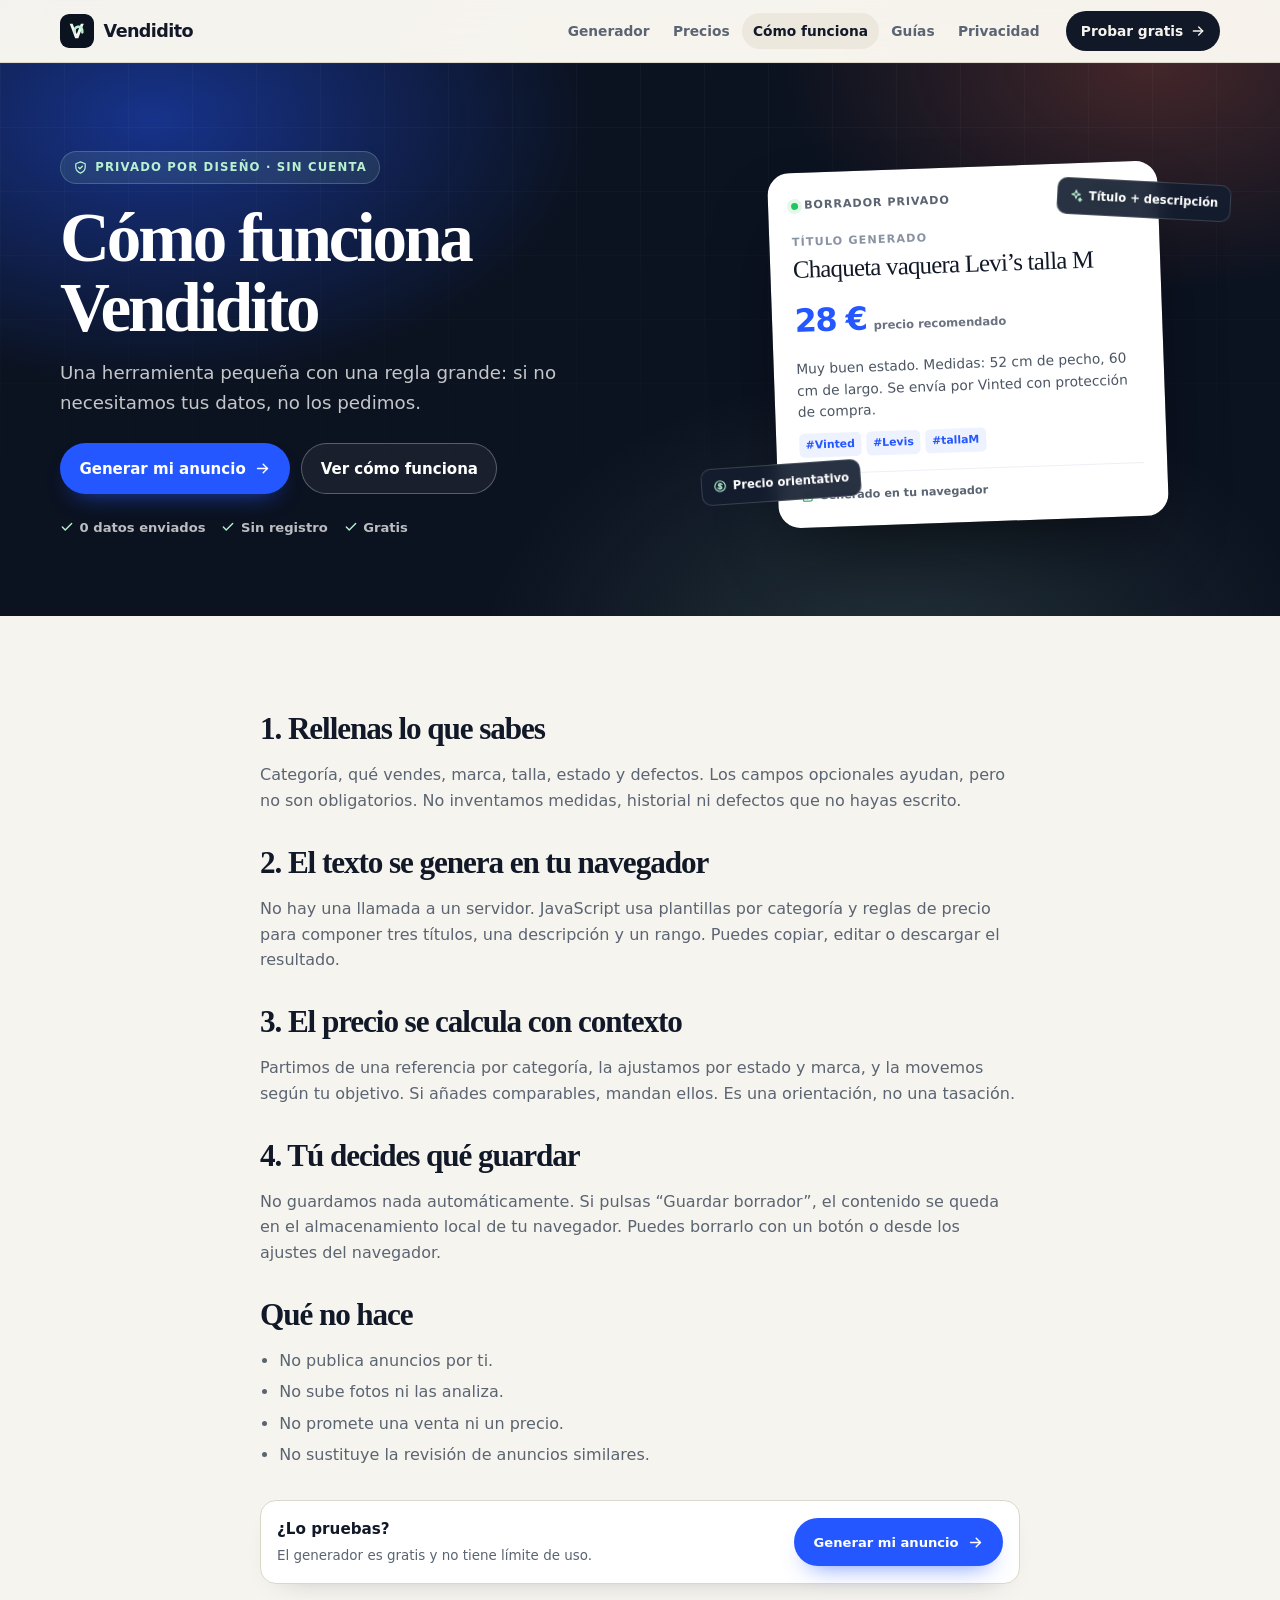
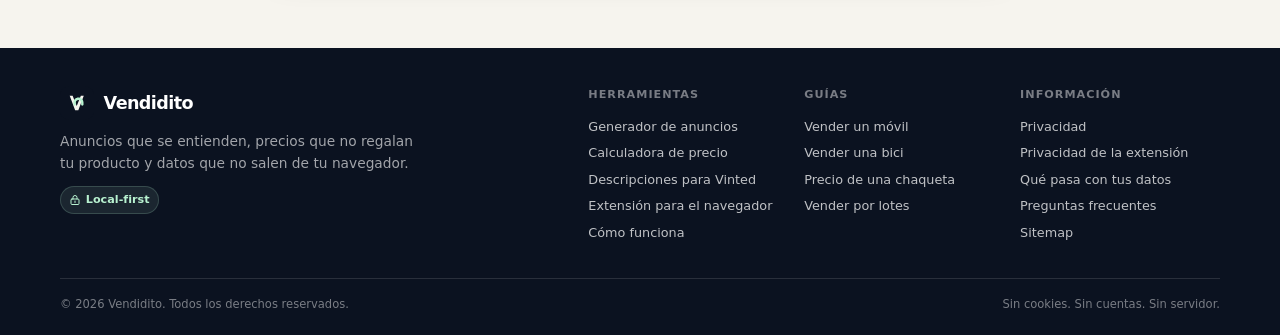
<file: como-funciona.html>
<!doctype html>
<html lang="es">
<head>
<meta charset="utf-8">
<meta name="viewport" content="width=device-width, initial-scale=1">
<title>Cómo funciona Vendidito — privado, local y sin cuenta</title>
<meta name="description" content="Vendidito genera títulos, descripciones y precios en tu navegador. Sin cuenta, sin cookies y sin enviar tus datos. Así funciona.">
<link rel="canonical" href="https://storbaz.github.io/vendidito/como-funciona.html">
<meta name="robots" content="index,follow,max-image-preview:large">
<meta name="theme-color" content="#0b1220">
<meta property="og:type" content="website">
<meta property="og:locale" content="es_ES">
<meta property="og:site_name" content="Vendidito">
<meta property="og:title" content="Cómo funciona Vendidito — privado, local y sin cuenta">
<meta property="og:description" content="Vendidito genera títulos, descripciones y precios en tu navegador. Sin cuenta, sin cookies y sin enviar tus datos. Así funciona.">
<meta property="og:url" content="https://storbaz.github.io/vendidito/como-funciona.html">
<meta property="og:image" content="https://storbaz.github.io/vendidito/assets/og.png">
<meta name="twitter:card" content="summary_large_image">
<meta name="twitter:title" content="Cómo funciona Vendidito — privado, local y sin cuenta">
<meta name="twitter:description" content="Vendidito genera títulos, descripciones y precios en tu navegador. Sin cuenta, sin cookies y sin enviar tus datos. Así funciona.">
<meta name="twitter:image" content="https://storbaz.github.io/vendidito/assets/og.png">
<link rel="icon" href="assets/icon.svg" type="image/svg+xml">
<link rel="apple-touch-icon" href="assets/icon.svg">
<link rel="manifest" href="manifest.webmanifest">
<link rel="stylesheet" href="assets/style.css?v=1">
<script type="application/ld+json">{"@context":"https://schema.org","@type":"WebApplication","name":"Vendidito","url":"https://storbaz.github.io/vendidito","applicationCategory":"BusinessApplication","operatingSystem":"Web","description":"Genera títulos, descripciones y precios para Vinted y Wallapop. Gratis, sin cuenta y sin enviar tus datos: todo ocurre en tu navegador.","inLanguage":"es","isAccessibleForFree":true,"offers":{"@type":"Offer","price":"0","priceCurrency":"EUR"},"featureList":["Generador de títulos para Vinted y Wallapop","Generador de descripciones de segunda mano","Calculadora de precio orientativo","Funciona sin cuenta y sin enviar datos"]}</script>
</head>
<body class="">
<a class="skip" href="#contenido">Saltar al contenido</a>

<header class="site-header">
  <div class="wrap header-inner">
    <a class="brand" href="index.html" aria-label="Vendidito, inicio">
      <img src="assets/icon.svg" alt="" width="34" height="34">
      <span>Vendidito</span>
    </a>
    <nav class="nav" aria-label="Principal"><a href="index.html#generador">Generador</a><a href="precios.html">Precios</a><a href="como-funciona.html" aria-current="page">Cómo funciona</a><a href="index.html#guias">Guías</a><a href="privacidad.html">Privacidad</a></nav>
    <a class="header-cta" href="index.html#generador">Probar gratis <svg viewBox="0 0 24 24" fill="none" stroke="currentColor" stroke-width="2" stroke-linecap="round" stroke-linejoin="round" aria-hidden="true"><path d="M5 12h14"/><path d="m13 6 6 6-6 6"/></svg></a>
  </div>
</header>

<main id="contenido">
  <section class="hero">
    <div class="wrap hero-grid">
      <div class="hero-copy">
        <span class="eyebrow"><svg viewBox="0 0 24 24" fill="none" stroke="currentColor" stroke-width="2" stroke-linecap="round" stroke-linejoin="round" aria-hidden="true"><path d="M12 3 4.5 6v5.5c0 4.4 3.1 7.6 7.5 9.5 4.4-1.9 7.5-5.1 7.5-9.5V6L12 3Z"/><path d="m9 12 2 2 4-4"/></svg> Privado por diseño · Sin cuenta</span>
        <h1>Cómo funciona Vendidito</h1>
        <p class="lede">Una herramienta pequeña con una regla grande: si no necesitamos tus datos, no los pedimos.</p>
        <div class="hero-actions">
          <a class="button button-primary" href="#generador">Generar mi anuncio <svg viewBox="0 0 24 24" fill="none" stroke="currentColor" stroke-width="2" stroke-linecap="round" stroke-linejoin="round" aria-hidden="true"><path d="M5 12h14"/><path d="m13 6 6 6-6 6"/></svg></a>
          <a class="button button-ghost" href="como-funciona.html">Ver cómo funciona</a>
        </div>
        <ul class="trust-list" aria-label="Ventajas">
          <li><svg viewBox="0 0 24 24" fill="none" stroke="currentColor" stroke-width="2.4" stroke-linecap="round" stroke-linejoin="round" aria-hidden="true"><path d="m4 12 5 5L20 6"/></svg> 0 datos enviados</li>
          <li><svg viewBox="0 0 24 24" fill="none" stroke="currentColor" stroke-width="2.4" stroke-linecap="round" stroke-linejoin="round" aria-hidden="true"><path d="m4 12 5 5L20 6"/></svg> Sin registro</li>
          <li><svg viewBox="0 0 24 24" fill="none" stroke="currentColor" stroke-width="2.4" stroke-linecap="round" stroke-linejoin="round" aria-hidden="true"><path d="m4 12 5 5L20 6"/></svg> Gratis</li>
        </ul>
      </div>
      <div class="hero-visual" aria-hidden="true">
        <div class="demo-card">
          <div class="demo-top"><span class="dot"></span> Borrador privado <span class="mini-badge">LOCAL</span></div>
          <div class="demo-label">Título generado</div>
          <div class="demo-title">Chaqueta vaquera Levi’s talla M</div>
          <div class="demo-price">28 € <span>precio recomendado</span></div>
          <p class="demo-copy">Muy buen estado. Medidas: 52 cm de pecho, 60 cm de largo. Se envía por Vinted con protección de compra.</p>
          <div class="demo-tags"><span>#Vinted</span><span>#Levis</span><span>#tallaM</span></div>
          <div class="demo-foot"><svg viewBox="0 0 24 24" fill="none" stroke="currentColor" stroke-width="2" stroke-linecap="round" stroke-linejoin="round" aria-hidden="true"><rect x="4" y="10" width="16" height="11" rx="2"/><path d="M8 10V7a4 4 0 0 1 8 0v3"/><path d="M12 14v3"/></svg> Generado en tu navegador</div>
        </div>
        <div class="float-chip chip-one"><svg viewBox="0 0 24 24" fill="none" stroke="currentColor" stroke-width="2" stroke-linecap="round" stroke-linejoin="round" aria-hidden="true"><path d="m12 3 1.8 5.2L19 10l-5.2 1.8L12 17l-1.8-5.2L5 10l5.2-1.8L12 3Z"/><path d="m19 16 .9 2.1L22 19l-2.1.9L19 22l-.9-2.1L16 19l2.1-.9L19 16Z"/></svg> Título + descripción</div>
        <div class="float-chip chip-two"><svg viewBox="0 0 24 24" fill="none" stroke="currentColor" stroke-width="2" stroke-linecap="round" stroke-linejoin="round" aria-hidden="true"><circle cx="12" cy="12" r="9"/><path d="M12 7v10"/><path d="M15.5 9.5c-.6-1-1.8-1.5-3.5-1.5-2 0-3 .9-3 2 0 3 6 1.5 6 4.5 0 1.2-1.2 2-3 2-1.8 0-3.1-.6-3.7-1.7"/></svg> Precio orientativo</div>
      </div>
    </div>
  </section>

  <section class="section"><div class="wrap prose">
      <h2>1. Rellenas lo que sabes</h2>
      <p>Categoría, qué vendes, marca, talla, estado y defectos. Los campos opcionales ayudan, pero no son obligatorios. No inventamos medidas, historial ni defectos que no hayas escrito.</p>
      <h2>2. El texto se genera en tu navegador</h2>
      <p>No hay una llamada a un servidor. JavaScript usa plantillas por categoría y reglas de precio para componer tres títulos, una descripción y un rango. Puedes copiar, editar o descargar el resultado.</p>
      <h2>3. El precio se calcula con contexto</h2>
      <p>Partimos de una referencia por categoría, la ajustamos por estado y marca, y la movemos según tu objetivo. Si añades comparables, mandan ellos. Es una orientación, no una tasación.</p>
      <h2>4. Tú decides qué guardar</h2>
      <p>No guardamos nada automáticamente. Si pulsas “Guardar borrador”, el contenido se queda en el almacenamiento local de tu navegador. Puedes borrarlo con un botón o desde los ajustes del navegador.</p>
      <h2>Qué no hace</h2>
      <ul>
        <li>No publica anuncios por ti.</li>
        <li>No sube fotos ni las analiza.</li>
        <li>No promete una venta ni un precio.</li>
        <li>No sustituye la revisión de anuncios similares.</li>
      </ul>
      <div class="inline-cta"><div><strong>¿Lo pruebas?</strong><p>El generador es gratis y no tiene límite de uso.</p></div><a class="button button-primary" href="index.html#generador">Generar mi anuncio <svg viewBox="0 0 24 24" fill="none" stroke="currentColor" stroke-width="2" stroke-linecap="round" stroke-linejoin="round" aria-hidden="true"><path d="M5 12h14"/><path d="m13 6 6 6-6 6"/></svg></a></div>
    </div></section>
</main>

<footer class="site-footer">
  <div class="wrap">
    <div class="footer-grid">
      <div class="footer-brand">
        <a class="brand" href="index.html" aria-label="Vendidito, inicio">
          <img src="assets/icon.svg" alt="" width="34" height="34">
          <span>Vendidito</span>
        </a>
        <p>Anuncios que se entienden, precios que no regalan tu producto y datos que no salen de tu navegador.</p>
        <span class="privacy-pill"><svg viewBox="0 0 24 24" fill="none" stroke="currentColor" stroke-width="2" stroke-linecap="round" stroke-linejoin="round" aria-hidden="true"><rect x="4" y="10" width="16" height="11" rx="2"/><path d="M8 10V7a4 4 0 0 1 8 0v3"/><path d="M12 14v3"/></svg> Local-first</span>
      </div>
      <div class="footer-cols">
        <div>
          <h3>Herramientas</h3>
          <a href="index.html#generador">Generador de anuncios</a>
          <a href="precios.html">Calculadora de precio</a>
          <a href="generador-de-descripciones-para-vinted.html">Descripciones para Vinted</a>
          <a href="https://github.com/storbaz/vendidito/releases/tag/v1.1.0">Extensión para el navegador</a>
          <a href="como-funciona.html">Cómo funciona</a>
        </div>
        <div>
          <h3>Guías</h3>
          <a href="como-vender-movil-usado-wallapop.html">Vender un móvil</a>
          <a href="descripcion-para-vender-una-bici.html">Vender una bici</a>
          <a href="que-precio-poner-chaqueta-vinted.html">Precio de una chaqueta</a>
          <a href="vender-ropa-usada-por-lotes.html">Vender por lotes</a>
        </div>
        <div>
          <h3>Información</h3>
          <a href="privacidad.html">Privacidad</a>
          <a href="privacidad-extension.html">Privacidad de la extensión</a>
          <a href="privacidad.html#datos">Qué pasa con tus datos</a>
          <a href="index.html#faq">Preguntas frecuentes</a>
          <a href="sitemap.xml">Sitemap</a>
        </div>
      </div>
    </div>
    <div class="legal">
      <span>© <span id="year">2026</span> Vendidito. Todos los derechos reservados.</span>
      <span>Sin cookies. Sin cuentas. Sin servidor.</span>
    </div>
  </div>
</footer>
<script src="assets/catalog.js?v=1"></script>
<script src="assets/app.js?v=1" defer></script>
</body>
</html>
</file>
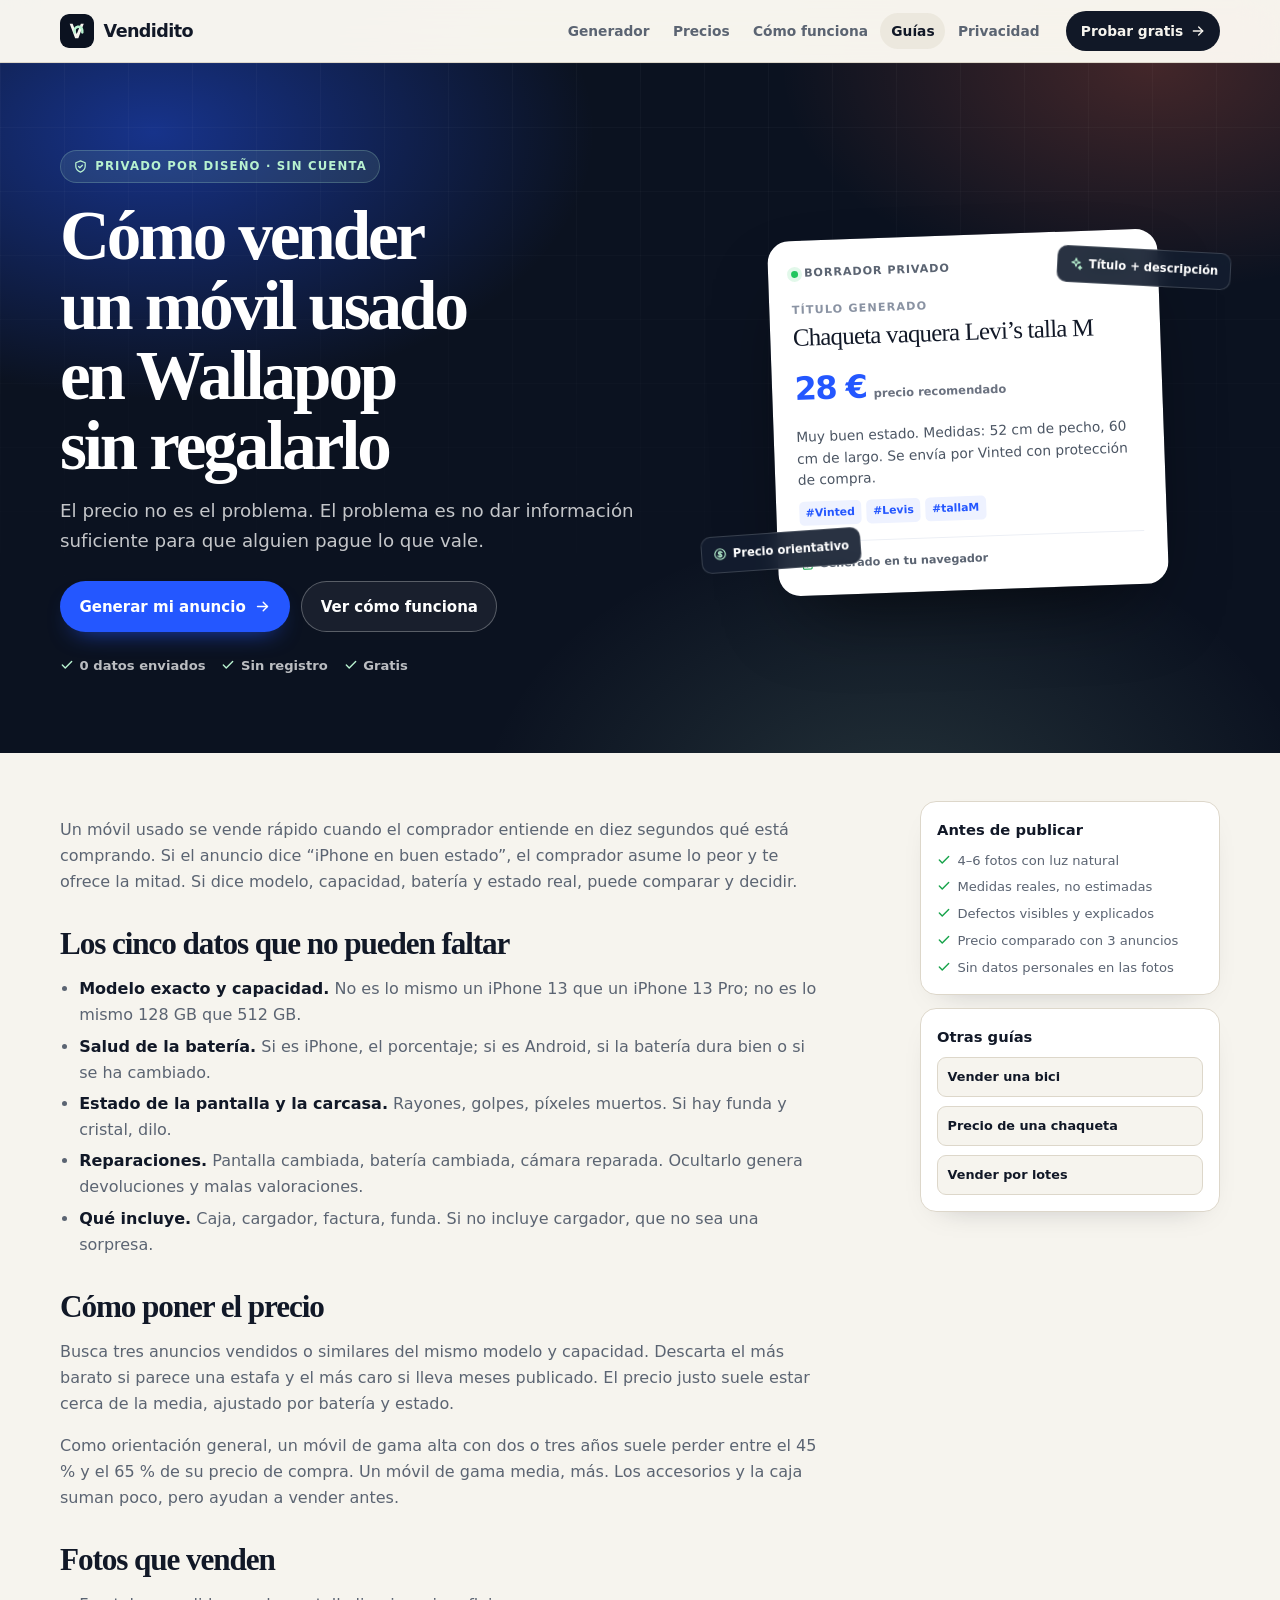
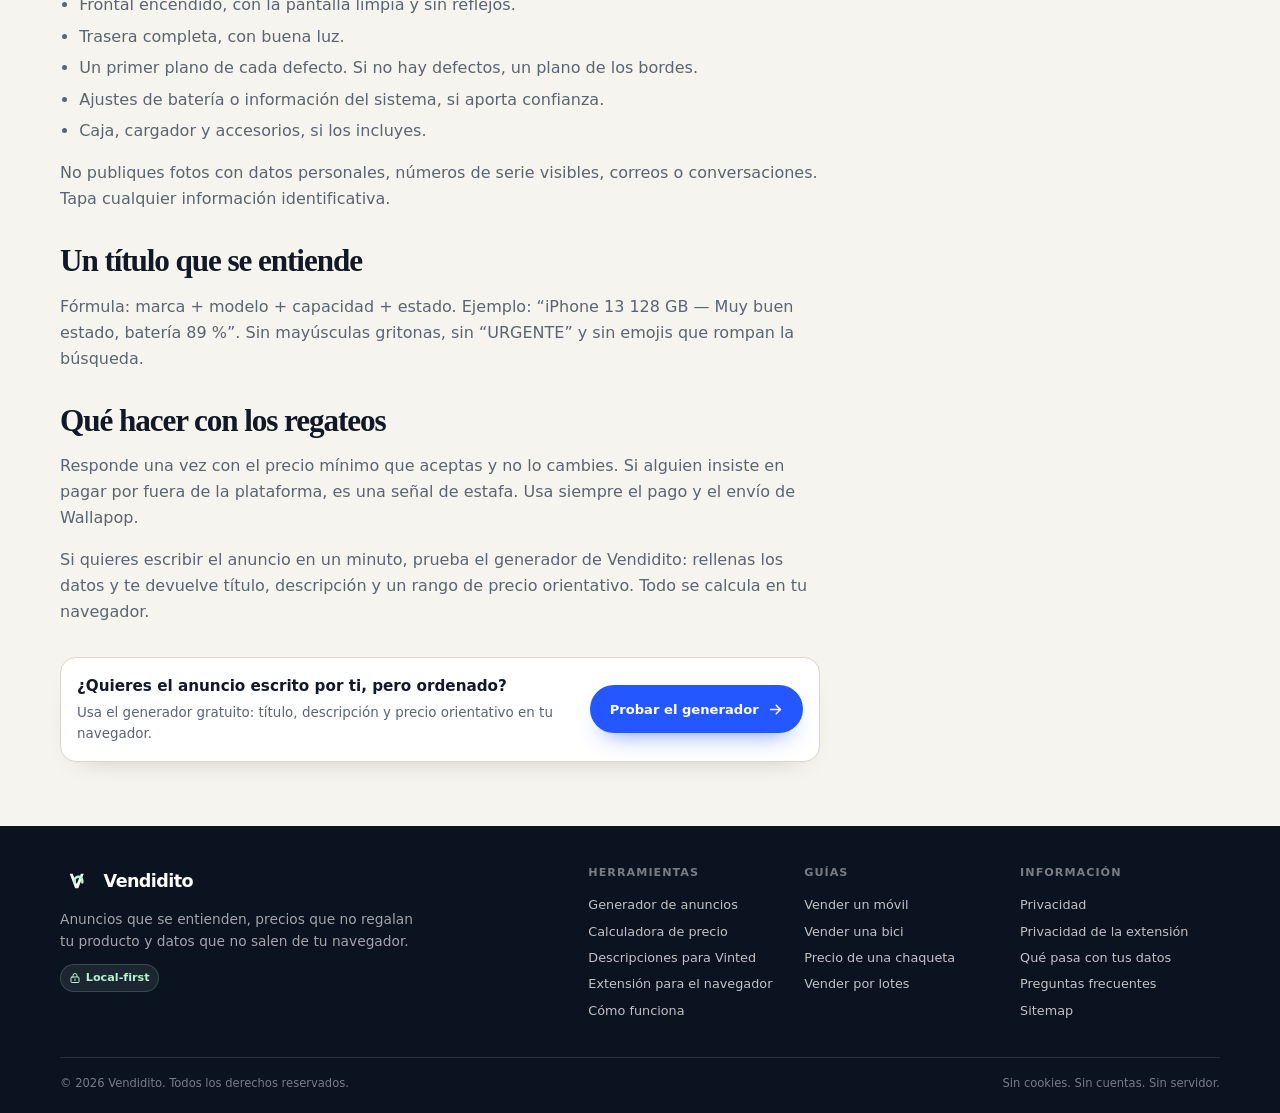
<file: como-vender-movil-usado-wallapop.html>
<!doctype html>
<html lang="es">
<head>
<meta charset="utf-8">
<meta name="viewport" content="width=device-width, initial-scale=1">
<title>Cómo vender un móvil usado en Wallapop sin regalarlo — Vendidito</title>
<meta name="description" content="Guía práctica para vender un móvil usado en Wallapop: qué datos poner, cómo fijar el precio, qué fotos hacer y cómo evitar regateos absurdos.">
<link rel="canonical" href="https://storbaz.github.io/vendidito/como-vender-movil-usado-wallapop.html">
<meta name="robots" content="index,follow,max-image-preview:large">
<meta name="theme-color" content="#0b1220">
<meta property="og:type" content="website">
<meta property="og:locale" content="es_ES">
<meta property="og:site_name" content="Vendidito">
<meta property="og:title" content="Cómo vender un móvil usado en Wallapop sin regalarlo — Vendidito">
<meta property="og:description" content="Guía práctica para vender un móvil usado en Wallapop: qué datos poner, cómo fijar el precio, qué fotos hacer y cómo evitar regateos absurdos.">
<meta property="og:url" content="https://storbaz.github.io/vendidito/como-vender-movil-usado-wallapop.html">
<meta property="og:image" content="https://storbaz.github.io/vendidito/assets/og.png">
<meta name="twitter:card" content="summary_large_image">
<meta name="twitter:title" content="Cómo vender un móvil usado en Wallapop sin regalarlo — Vendidito">
<meta name="twitter:description" content="Guía práctica para vender un móvil usado en Wallapop: qué datos poner, cómo fijar el precio, qué fotos hacer y cómo evitar regateos absurdos.">
<meta name="twitter:image" content="https://storbaz.github.io/vendidito/assets/og.png">
<link rel="icon" href="assets/icon.svg" type="image/svg+xml">
<link rel="apple-touch-icon" href="assets/icon.svg">
<link rel="manifest" href="manifest.webmanifest">
<link rel="stylesheet" href="assets/style.css?v=1">
<script type="application/ld+json">{"@context":"https://schema.org","@type":"Article","headline":"Cómo vender un móvil usado en Wallapop sin regalarlo","description":"Guía práctica para vender un móvil usado en Wallapop: qué datos poner, cómo fijar el precio, qué fotos hacer y cómo evitar regateos absurdos.","inLanguage":"es","author":{"@type":"Organization","name":"Vendidito"},"publisher":{"@type":"Organization","name":"Vendidito"},"mainEntityOfPage":"https://storbaz.github.io/vendidito/como-vender-movil-usado-wallapop.html"}</script>
</head>
<body class="">
<a class="skip" href="#contenido">Saltar al contenido</a>

<header class="site-header">
  <div class="wrap header-inner">
    <a class="brand" href="index.html" aria-label="Vendidito, inicio">
      <img src="assets/icon.svg" alt="" width="34" height="34">
      <span>Vendidito</span>
    </a>
    <nav class="nav" aria-label="Principal"><a href="index.html#generador">Generador</a><a href="precios.html">Precios</a><a href="como-funciona.html">Cómo funciona</a><a href="index.html#guias" aria-current="page">Guías</a><a href="privacidad.html">Privacidad</a></nav>
    <a class="header-cta" href="index.html#generador">Probar gratis <svg viewBox="0 0 24 24" fill="none" stroke="currentColor" stroke-width="2" stroke-linecap="round" stroke-linejoin="round" aria-hidden="true"><path d="M5 12h14"/><path d="m13 6 6 6-6 6"/></svg></a>
  </div>
</header>

<main id="contenido">
  <section class="hero">
    <div class="wrap hero-grid">
      <div class="hero-copy">
        <span class="eyebrow"><svg viewBox="0 0 24 24" fill="none" stroke="currentColor" stroke-width="2" stroke-linecap="round" stroke-linejoin="round" aria-hidden="true"><path d="M12 3 4.5 6v5.5c0 4.4 3.1 7.6 7.5 9.5 4.4-1.9 7.5-5.1 7.5-9.5V6L12 3Z"/><path d="m9 12 2 2 4-4"/></svg> Privado por diseño · Sin cuenta</span>
        <h1>Cómo vender un móvil usado en Wallapop sin regalarlo</h1>
        <p class="lede">El precio no es el problema. El problema es no dar información suficiente para que alguien pague lo que vale.</p>
        <div class="hero-actions">
          <a class="button button-primary" href="#generador">Generar mi anuncio <svg viewBox="0 0 24 24" fill="none" stroke="currentColor" stroke-width="2" stroke-linecap="round" stroke-linejoin="round" aria-hidden="true"><path d="M5 12h14"/><path d="m13 6 6 6-6 6"/></svg></a>
          <a class="button button-ghost" href="como-funciona.html">Ver cómo funciona</a>
        </div>
        <ul class="trust-list" aria-label="Ventajas">
          <li><svg viewBox="0 0 24 24" fill="none" stroke="currentColor" stroke-width="2.4" stroke-linecap="round" stroke-linejoin="round" aria-hidden="true"><path d="m4 12 5 5L20 6"/></svg> 0 datos enviados</li>
          <li><svg viewBox="0 0 24 24" fill="none" stroke="currentColor" stroke-width="2.4" stroke-linecap="round" stroke-linejoin="round" aria-hidden="true"><path d="m4 12 5 5L20 6"/></svg> Sin registro</li>
          <li><svg viewBox="0 0 24 24" fill="none" stroke="currentColor" stroke-width="2.4" stroke-linecap="round" stroke-linejoin="round" aria-hidden="true"><path d="m4 12 5 5L20 6"/></svg> Gratis</li>
        </ul>
      </div>
      <div class="hero-visual" aria-hidden="true">
        <div class="demo-card">
          <div class="demo-top"><span class="dot"></span> Borrador privado <span class="mini-badge">LOCAL</span></div>
          <div class="demo-label">Título generado</div>
          <div class="demo-title">Chaqueta vaquera Levi’s talla M</div>
          <div class="demo-price">28 € <span>precio recomendado</span></div>
          <p class="demo-copy">Muy buen estado. Medidas: 52 cm de pecho, 60 cm de largo. Se envía por Vinted con protección de compra.</p>
          <div class="demo-tags"><span>#Vinted</span><span>#Levis</span><span>#tallaM</span></div>
          <div class="demo-foot"><svg viewBox="0 0 24 24" fill="none" stroke="currentColor" stroke-width="2" stroke-linecap="round" stroke-linejoin="round" aria-hidden="true"><rect x="4" y="10" width="16" height="11" rx="2"/><path d="M8 10V7a4 4 0 0 1 8 0v3"/><path d="M12 14v3"/></svg> Generado en tu navegador</div>
        </div>
        <div class="float-chip chip-one"><svg viewBox="0 0 24 24" fill="none" stroke="currentColor" stroke-width="2" stroke-linecap="round" stroke-linejoin="round" aria-hidden="true"><path d="m12 3 1.8 5.2L19 10l-5.2 1.8L12 17l-1.8-5.2L5 10l5.2-1.8L12 3Z"/><path d="m19 16 .9 2.1L22 19l-2.1.9L19 22l-.9-2.1L16 19l2.1-.9L19 16Z"/></svg> Título + descripción</div>
        <div class="float-chip chip-two"><svg viewBox="0 0 24 24" fill="none" stroke="currentColor" stroke-width="2" stroke-linecap="round" stroke-linejoin="round" aria-hidden="true"><circle cx="12" cy="12" r="9"/><path d="M12 7v10"/><path d="M15.5 9.5c-.6-1-1.8-1.5-3.5-1.5-2 0-3 .9-3 2 0 3 6 1.5 6 4.5 0 1.2-1.2 2-3 2-1.8 0-3.1-.6-3.7-1.7"/></svg> Precio orientativo</div>
      </div>
    </div>
  </section>

  <section class="section guide-page">
  <div class="wrap guide-layout">
    <article class="prose">
      
      <p>Un móvil usado se vende rápido cuando el comprador entiende en diez segundos qué está comprando. Si el anuncio dice “iPhone en buen estado”, el comprador asume lo peor y te ofrece la mitad. Si dice modelo, capacidad, batería y estado real, puede comparar y decidir.</p>
      <h2>Los cinco datos que no pueden faltar</h2>
      <ul>
        <li><strong>Modelo exacto y capacidad.</strong> No es lo mismo un iPhone 13 que un iPhone 13 Pro; no es lo mismo 128 GB que 512 GB.</li>
        <li><strong>Salud de la batería.</strong> Si es iPhone, el porcentaje; si es Android, si la batería dura bien o si se ha cambiado.</li>
        <li><strong>Estado de la pantalla y la carcasa.</strong> Rayones, golpes, píxeles muertos. Si hay funda y cristal, dilo.</li>
        <li><strong>Reparaciones.</strong> Pantalla cambiada, batería cambiada, cámara reparada. Ocultarlo genera devoluciones y malas valoraciones.</li>
        <li><strong>Qué incluye.</strong> Caja, cargador, factura, funda. Si no incluye cargador, que no sea una sorpresa.</li>
      </ul>
      <h2>Cómo poner el precio</h2>
      <p>Busca tres anuncios vendidos o similares del mismo modelo y capacidad. Descarta el más barato si parece una estafa y el más caro si lleva meses publicado. El precio justo suele estar cerca de la media, ajustado por batería y estado.</p>
      <p>Como orientación general, un móvil de gama alta con dos o tres años suele perder entre el 45 % y el 65 % de su precio de compra. Un móvil de gama media, más. Los accesorios y la caja suman poco, pero ayudan a vender antes.</p>
      <h2>Fotos que venden</h2>
      <ul>
        <li>Frontal encendido, con la pantalla limpia y sin reflejos.</li>
        <li>Trasera completa, con buena luz.</li>
        <li>Un primer plano de cada defecto. Si no hay defectos, un plano de los bordes.</li>
        <li>Ajustes de batería o información del sistema, si aporta confianza.</li>
        <li>Caja, cargador y accesorios, si los incluyes.</li>
      </ul>
      <p>No publiques fotos con datos personales, números de serie visibles, correos o conversaciones. Tapa cualquier información identificativa.</p>
      <h2>Un título que se entiende</h2>
      <p>Fórmula: marca + modelo + capacidad + estado. Ejemplo: “iPhone 13 128 GB — Muy buen estado, batería 89 %”. Sin mayúsculas gritonas, sin “URGENTE” y sin emojis que rompan la búsqueda.</p>
      <h2>Qué hacer con los regateos</h2>
      <p>Responde una vez con el precio mínimo que aceptas y no lo cambies. Si alguien insiste en pagar por fuera de la plataforma, es una señal de estafa. Usa siempre el pago y el envío de Wallapop.</p>
      <p>Si quieres escribir el anuncio en un minuto, prueba el generador de Vendidito: rellenas los datos y te devuelve título, descripción y un rango de precio orientativo. Todo se calcula en tu navegador.</p>
    
      <div class="inline-cta">
        <div>
          <strong>¿Quieres el anuncio escrito por ti, pero ordenado?</strong>
          <p>Usa el generador gratuito: título, descripción y precio orientativo en tu navegador.</p>
        </div>
        <a class="button button-primary" href="index.html#generador">Probar el generador <svg viewBox="0 0 24 24" fill="none" stroke="currentColor" stroke-width="2" stroke-linecap="round" stroke-linejoin="round" aria-hidden="true"><path d="M5 12h14"/><path d="m13 6 6 6-6 6"/></svg></a>
      </div>
    </article>
    <aside class="guide-aside">
      <div class="aside-card">
        <h3>Antes de publicar</h3>
        <ul class="checklist">
          <li><svg viewBox="0 0 24 24" fill="none" stroke="currentColor" stroke-width="2.4" stroke-linecap="round" stroke-linejoin="round" aria-hidden="true"><path d="m4 12 5 5L20 6"/></svg> 4–6 fotos con luz natural</li>
          <li><svg viewBox="0 0 24 24" fill="none" stroke="currentColor" stroke-width="2.4" stroke-linecap="round" stroke-linejoin="round" aria-hidden="true"><path d="m4 12 5 5L20 6"/></svg> Medidas reales, no estimadas</li>
          <li><svg viewBox="0 0 24 24" fill="none" stroke="currentColor" stroke-width="2.4" stroke-linecap="round" stroke-linejoin="round" aria-hidden="true"><path d="m4 12 5 5L20 6"/></svg> Defectos visibles y explicados</li>
          <li><svg viewBox="0 0 24 24" fill="none" stroke="currentColor" stroke-width="2.4" stroke-linecap="round" stroke-linejoin="round" aria-hidden="true"><path d="m4 12 5 5L20 6"/></svg> Precio comparado con 3 anuncios</li>
          <li><svg viewBox="0 0 24 24" fill="none" stroke="currentColor" stroke-width="2.4" stroke-linecap="round" stroke-linejoin="round" aria-hidden="true"><path d="m4 12 5 5L20 6"/></svg> Sin datos personales en las fotos</li>
        </ul>
      </div>
      <div class="aside-card">
        <h3>Otras guías</h3>
        <div class="aside-links"><a class="card-link" href="descripcion-para-vender-una-bici.html"><strong>Vender una bici</strong><span>Una bici no se vende con “está muy bien”. Se vende con talla, componentes y una razón para confiar.</span></a><a class="card-link" href="que-precio-poner-chaqueta-vinted.html"><strong>Precio de una chaqueta</strong><span>El precio de una chaqueta usada no depende solo de lo que costó. Depende de la marca, el estado, la temporada y de si alguien la está buscando ahora.</span></a><a class="card-link" href="vender-ropa-usada-por-lotes.html"><strong>Vender por lotes</strong><span>Un lote bien montado se vende en una tarde. Un lote mal montado parece una bolsa de ropa que nadie quiere.</span></a></div>
      </div>
    </aside>
  </div>
</section>
</main>

<footer class="site-footer">
  <div class="wrap">
    <div class="footer-grid">
      <div class="footer-brand">
        <a class="brand" href="index.html" aria-label="Vendidito, inicio">
          <img src="assets/icon.svg" alt="" width="34" height="34">
          <span>Vendidito</span>
        </a>
        <p>Anuncios que se entienden, precios que no regalan tu producto y datos que no salen de tu navegador.</p>
        <span class="privacy-pill"><svg viewBox="0 0 24 24" fill="none" stroke="currentColor" stroke-width="2" stroke-linecap="round" stroke-linejoin="round" aria-hidden="true"><rect x="4" y="10" width="16" height="11" rx="2"/><path d="M8 10V7a4 4 0 0 1 8 0v3"/><path d="M12 14v3"/></svg> Local-first</span>
      </div>
      <div class="footer-cols">
        <div>
          <h3>Herramientas</h3>
          <a href="index.html#generador">Generador de anuncios</a>
          <a href="precios.html">Calculadora de precio</a>
          <a href="generador-de-descripciones-para-vinted.html">Descripciones para Vinted</a>
          <a href="https://github.com/storbaz/vendidito/releases/tag/v1.1.0">Extensión para el navegador</a>
          <a href="como-funciona.html">Cómo funciona</a>
        </div>
        <div>
          <h3>Guías</h3>
          <a href="como-vender-movil-usado-wallapop.html">Vender un móvil</a>
          <a href="descripcion-para-vender-una-bici.html">Vender una bici</a>
          <a href="que-precio-poner-chaqueta-vinted.html">Precio de una chaqueta</a>
          <a href="vender-ropa-usada-por-lotes.html">Vender por lotes</a>
        </div>
        <div>
          <h3>Información</h3>
          <a href="privacidad.html">Privacidad</a>
          <a href="privacidad-extension.html">Privacidad de la extensión</a>
          <a href="privacidad.html#datos">Qué pasa con tus datos</a>
          <a href="index.html#faq">Preguntas frecuentes</a>
          <a href="sitemap.xml">Sitemap</a>
        </div>
      </div>
    </div>
    <div class="legal">
      <span>© <span id="year">2026</span> Vendidito. Todos los derechos reservados.</span>
      <span>Sin cookies. Sin cuentas. Sin servidor.</span>
    </div>
  </div>
</footer>
<script src="assets/catalog.js?v=1"></script>
<script src="assets/app.js?v=1" defer></script>
</body>
</html>
</file>
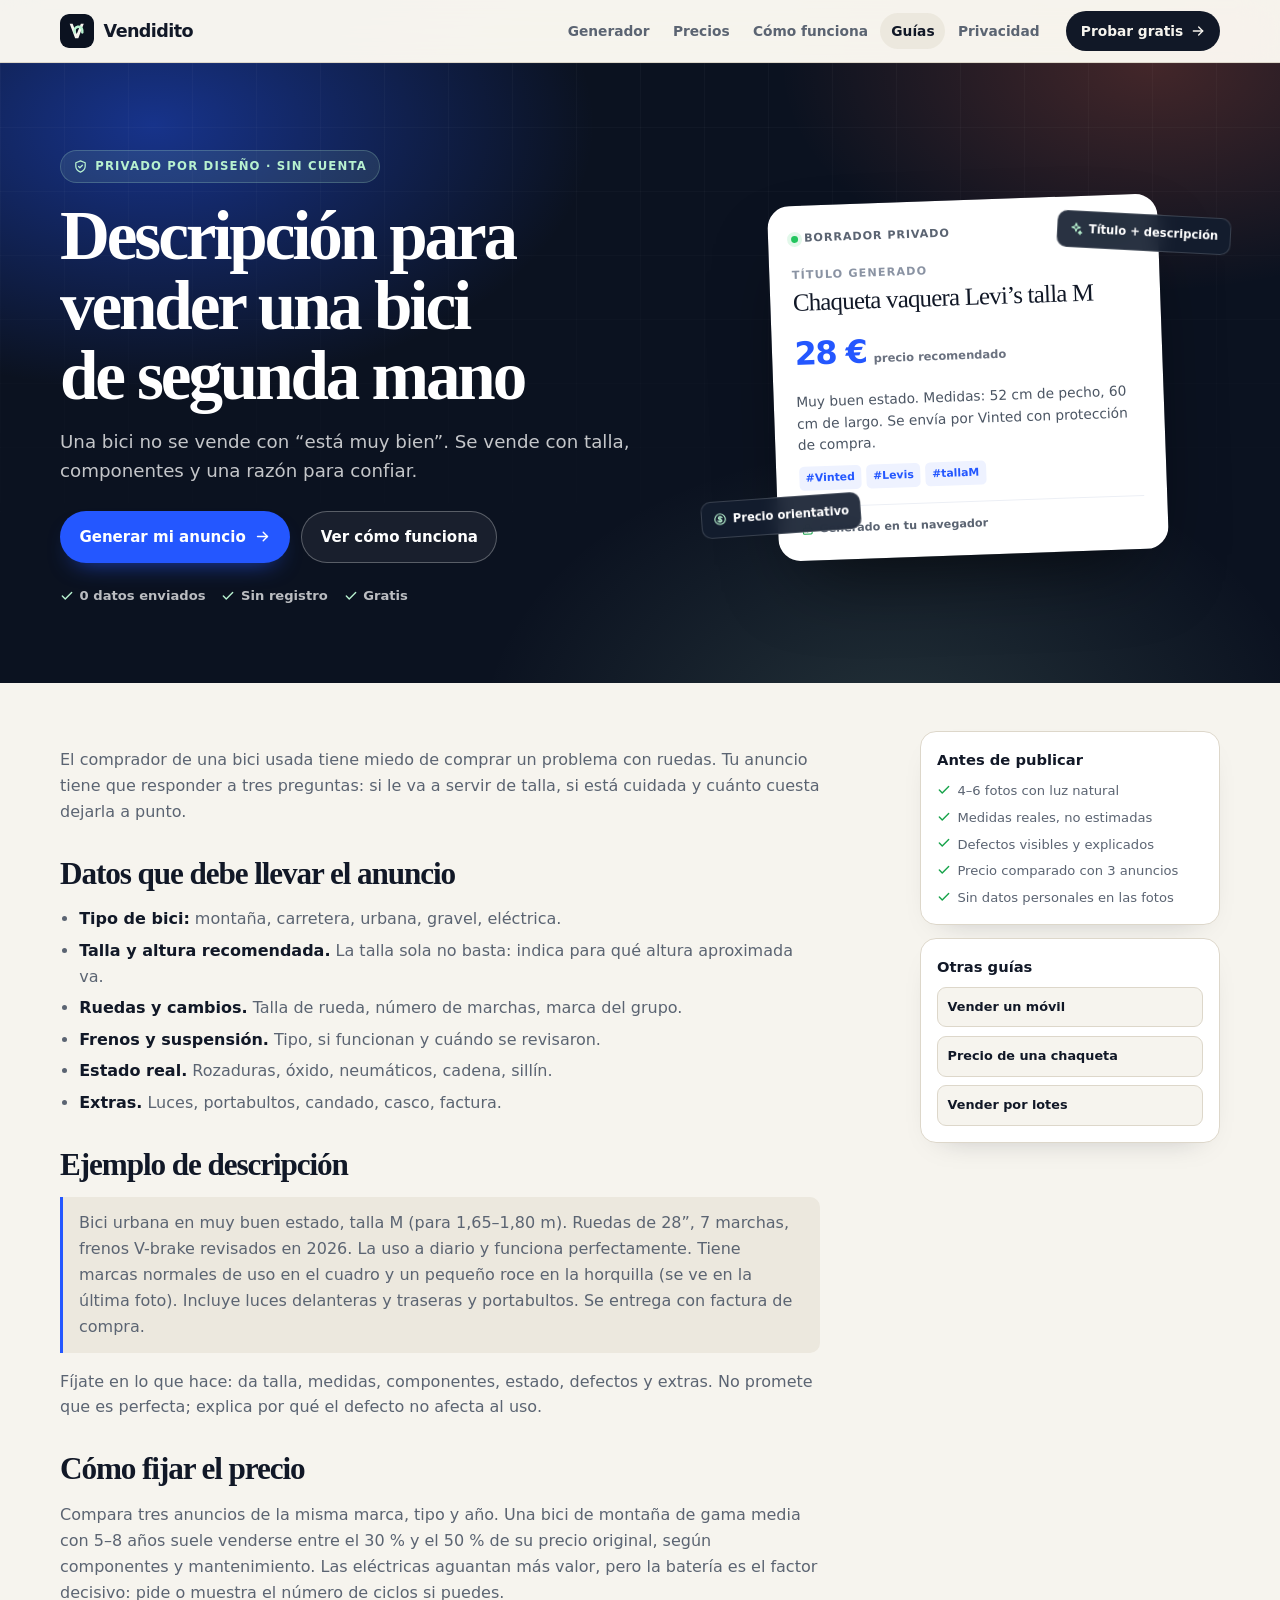
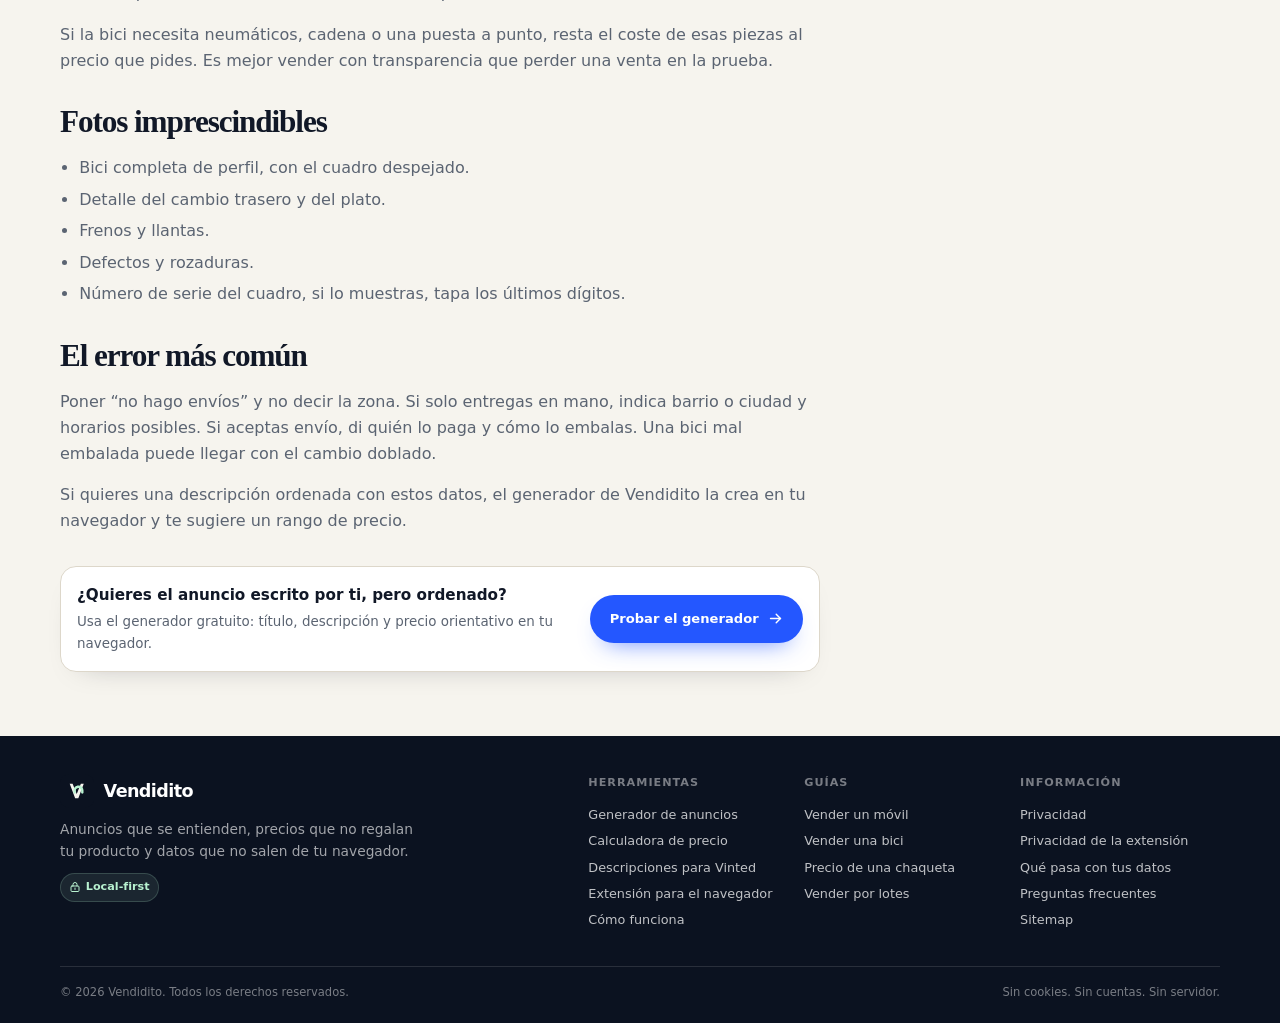
<file: descripcion-para-vender-una-bici.html>
<!doctype html>
<html lang="es">
<head>
<meta charset="utf-8">
<meta name="viewport" content="width=device-width, initial-scale=1">
<title>Descripción para vender una bici de segunda mano (con ejemplo) — Vendidito</title>
<meta name="description" content="Qué poner en el anuncio de una bici usada: talla, medidas, componentes, estado y precio. Incluye ejemplo de descripción y errores que espantan compradores.">
<link rel="canonical" href="https://storbaz.github.io/vendidito/descripcion-para-vender-una-bici.html">
<meta name="robots" content="index,follow,max-image-preview:large">
<meta name="theme-color" content="#0b1220">
<meta property="og:type" content="website">
<meta property="og:locale" content="es_ES">
<meta property="og:site_name" content="Vendidito">
<meta property="og:title" content="Descripción para vender una bici de segunda mano (con ejemplo) — Vendidito">
<meta property="og:description" content="Qué poner en el anuncio de una bici usada: talla, medidas, componentes, estado y precio. Incluye ejemplo de descripción y errores que espantan compradores.">
<meta property="og:url" content="https://storbaz.github.io/vendidito/descripcion-para-vender-una-bici.html">
<meta property="og:image" content="https://storbaz.github.io/vendidito/assets/og.png">
<meta name="twitter:card" content="summary_large_image">
<meta name="twitter:title" content="Descripción para vender una bici de segunda mano (con ejemplo) — Vendidito">
<meta name="twitter:description" content="Qué poner en el anuncio de una bici usada: talla, medidas, componentes, estado y precio. Incluye ejemplo de descripción y errores que espantan compradores.">
<meta name="twitter:image" content="https://storbaz.github.io/vendidito/assets/og.png">
<link rel="icon" href="assets/icon.svg" type="image/svg+xml">
<link rel="apple-touch-icon" href="assets/icon.svg">
<link rel="manifest" href="manifest.webmanifest">
<link rel="stylesheet" href="assets/style.css?v=1">
<script type="application/ld+json">{"@context":"https://schema.org","@type":"Article","headline":"Descripción para vender una bici de segunda mano (con ejemplo)","description":"Qué poner en el anuncio de una bici usada: talla, medidas, componentes, estado y precio. Incluye ejemplo de descripción y errores que espantan compradores.","inLanguage":"es","author":{"@type":"Organization","name":"Vendidito"},"publisher":{"@type":"Organization","name":"Vendidito"},"mainEntityOfPage":"https://storbaz.github.io/vendidito/descripcion-para-vender-una-bici.html"}</script>
</head>
<body class="">
<a class="skip" href="#contenido">Saltar al contenido</a>

<header class="site-header">
  <div class="wrap header-inner">
    <a class="brand" href="index.html" aria-label="Vendidito, inicio">
      <img src="assets/icon.svg" alt="" width="34" height="34">
      <span>Vendidito</span>
    </a>
    <nav class="nav" aria-label="Principal"><a href="index.html#generador">Generador</a><a href="precios.html">Precios</a><a href="como-funciona.html">Cómo funciona</a><a href="index.html#guias" aria-current="page">Guías</a><a href="privacidad.html">Privacidad</a></nav>
    <a class="header-cta" href="index.html#generador">Probar gratis <svg viewBox="0 0 24 24" fill="none" stroke="currentColor" stroke-width="2" stroke-linecap="round" stroke-linejoin="round" aria-hidden="true"><path d="M5 12h14"/><path d="m13 6 6 6-6 6"/></svg></a>
  </div>
</header>

<main id="contenido">
  <section class="hero">
    <div class="wrap hero-grid">
      <div class="hero-copy">
        <span class="eyebrow"><svg viewBox="0 0 24 24" fill="none" stroke="currentColor" stroke-width="2" stroke-linecap="round" stroke-linejoin="round" aria-hidden="true"><path d="M12 3 4.5 6v5.5c0 4.4 3.1 7.6 7.5 9.5 4.4-1.9 7.5-5.1 7.5-9.5V6L12 3Z"/><path d="m9 12 2 2 4-4"/></svg> Privado por diseño · Sin cuenta</span>
        <h1>Descripción para vender una bici de segunda mano</h1>
        <p class="lede">Una bici no se vende con “está muy bien”. Se vende con talla, componentes y una razón para confiar.</p>
        <div class="hero-actions">
          <a class="button button-primary" href="#generador">Generar mi anuncio <svg viewBox="0 0 24 24" fill="none" stroke="currentColor" stroke-width="2" stroke-linecap="round" stroke-linejoin="round" aria-hidden="true"><path d="M5 12h14"/><path d="m13 6 6 6-6 6"/></svg></a>
          <a class="button button-ghost" href="como-funciona.html">Ver cómo funciona</a>
        </div>
        <ul class="trust-list" aria-label="Ventajas">
          <li><svg viewBox="0 0 24 24" fill="none" stroke="currentColor" stroke-width="2.4" stroke-linecap="round" stroke-linejoin="round" aria-hidden="true"><path d="m4 12 5 5L20 6"/></svg> 0 datos enviados</li>
          <li><svg viewBox="0 0 24 24" fill="none" stroke="currentColor" stroke-width="2.4" stroke-linecap="round" stroke-linejoin="round" aria-hidden="true"><path d="m4 12 5 5L20 6"/></svg> Sin registro</li>
          <li><svg viewBox="0 0 24 24" fill="none" stroke="currentColor" stroke-width="2.4" stroke-linecap="round" stroke-linejoin="round" aria-hidden="true"><path d="m4 12 5 5L20 6"/></svg> Gratis</li>
        </ul>
      </div>
      <div class="hero-visual" aria-hidden="true">
        <div class="demo-card">
          <div class="demo-top"><span class="dot"></span> Borrador privado <span class="mini-badge">LOCAL</span></div>
          <div class="demo-label">Título generado</div>
          <div class="demo-title">Chaqueta vaquera Levi’s talla M</div>
          <div class="demo-price">28 € <span>precio recomendado</span></div>
          <p class="demo-copy">Muy buen estado. Medidas: 52 cm de pecho, 60 cm de largo. Se envía por Vinted con protección de compra.</p>
          <div class="demo-tags"><span>#Vinted</span><span>#Levis</span><span>#tallaM</span></div>
          <div class="demo-foot"><svg viewBox="0 0 24 24" fill="none" stroke="currentColor" stroke-width="2" stroke-linecap="round" stroke-linejoin="round" aria-hidden="true"><rect x="4" y="10" width="16" height="11" rx="2"/><path d="M8 10V7a4 4 0 0 1 8 0v3"/><path d="M12 14v3"/></svg> Generado en tu navegador</div>
        </div>
        <div class="float-chip chip-one"><svg viewBox="0 0 24 24" fill="none" stroke="currentColor" stroke-width="2" stroke-linecap="round" stroke-linejoin="round" aria-hidden="true"><path d="m12 3 1.8 5.2L19 10l-5.2 1.8L12 17l-1.8-5.2L5 10l5.2-1.8L12 3Z"/><path d="m19 16 .9 2.1L22 19l-2.1.9L19 22l-.9-2.1L16 19l2.1-.9L19 16Z"/></svg> Título + descripción</div>
        <div class="float-chip chip-two"><svg viewBox="0 0 24 24" fill="none" stroke="currentColor" stroke-width="2" stroke-linecap="round" stroke-linejoin="round" aria-hidden="true"><circle cx="12" cy="12" r="9"/><path d="M12 7v10"/><path d="M15.5 9.5c-.6-1-1.8-1.5-3.5-1.5-2 0-3 .9-3 2 0 3 6 1.5 6 4.5 0 1.2-1.2 2-3 2-1.8 0-3.1-.6-3.7-1.7"/></svg> Precio orientativo</div>
      </div>
    </div>
  </section>

  <section class="section guide-page">
  <div class="wrap guide-layout">
    <article class="prose">
      
      <p>El comprador de una bici usada tiene miedo de comprar un problema con ruedas. Tu anuncio tiene que responder a tres preguntas: si le va a servir de talla, si está cuidada y cuánto cuesta dejarla a punto.</p>
      <h2>Datos que debe llevar el anuncio</h2>
      <ul>
        <li><strong>Tipo de bici:</strong> montaña, carretera, urbana, gravel, eléctrica.</li>
        <li><strong>Talla y altura recomendada.</strong> La talla sola no basta: indica para qué altura aproximada va.</li>
        <li><strong>Ruedas y cambios.</strong> Talla de rueda, número de marchas, marca del grupo.</li>
        <li><strong>Frenos y suspensión.</strong> Tipo, si funcionan y cuándo se revisaron.</li>
        <li><strong>Estado real.</strong> Rozaduras, óxido, neumáticos, cadena, sillín.</li>
        <li><strong>Extras.</strong> Luces, portabultos, candado, casco, factura.</li>
      </ul>
      <h2>Ejemplo de descripción</h2>
      <blockquote>
        <p>Bici urbana en muy buen estado, talla M (para 1,65–1,80 m). Ruedas de 28”, 7 marchas, frenos V-brake revisados en 2026. La uso a diario y funciona perfectamente. Tiene marcas normales de uso en el cuadro y un pequeño roce en la horquilla (se ve en la última foto). Incluye luces delanteras y traseras y portabultos. Se entrega con factura de compra.</p>
      </blockquote>
      <p>Fíjate en lo que hace: da talla, medidas, componentes, estado, defectos y extras. No promete que es perfecta; explica por qué el defecto no afecta al uso.</p>
      <h2>Cómo fijar el precio</h2>
      <p>Compara tres anuncios de la misma marca, tipo y año. Una bici de montaña de gama media con 5–8 años suele venderse entre el 30 % y el 50 % de su precio original, según componentes y mantenimiento. Las eléctricas aguantan más valor, pero la batería es el factor decisivo: pide o muestra el número de ciclos si puedes.</p>
      <p>Si la bici necesita neumáticos, cadena o una puesta a punto, resta el coste de esas piezas al precio que pides. Es mejor vender con transparencia que perder una venta en la prueba.</p>
      <h2>Fotos imprescindibles</h2>
      <ul>
        <li>Bici completa de perfil, con el cuadro despejado.</li>
        <li>Detalle del cambio trasero y del plato.</li>
        <li>Frenos y llantas.</li>
        <li>Defectos y rozaduras.</li>
        <li>Número de serie del cuadro, si lo muestras, tapa los últimos dígitos.</li>
      </ul>
      <h2>El error más común</h2>
      <p>Poner “no hago envíos” y no decir la zona. Si solo entregas en mano, indica barrio o ciudad y horarios posibles. Si aceptas envío, di quién lo paga y cómo lo embalas. Una bici mal embalada puede llegar con el cambio doblado.</p>
      <p>Si quieres una descripción ordenada con estos datos, el generador de Vendidito la crea en tu navegador y te sugiere un rango de precio.</p>
    
      <div class="inline-cta">
        <div>
          <strong>¿Quieres el anuncio escrito por ti, pero ordenado?</strong>
          <p>Usa el generador gratuito: título, descripción y precio orientativo en tu navegador.</p>
        </div>
        <a class="button button-primary" href="index.html#generador">Probar el generador <svg viewBox="0 0 24 24" fill="none" stroke="currentColor" stroke-width="2" stroke-linecap="round" stroke-linejoin="round" aria-hidden="true"><path d="M5 12h14"/><path d="m13 6 6 6-6 6"/></svg></a>
      </div>
    </article>
    <aside class="guide-aside">
      <div class="aside-card">
        <h3>Antes de publicar</h3>
        <ul class="checklist">
          <li><svg viewBox="0 0 24 24" fill="none" stroke="currentColor" stroke-width="2.4" stroke-linecap="round" stroke-linejoin="round" aria-hidden="true"><path d="m4 12 5 5L20 6"/></svg> 4–6 fotos con luz natural</li>
          <li><svg viewBox="0 0 24 24" fill="none" stroke="currentColor" stroke-width="2.4" stroke-linecap="round" stroke-linejoin="round" aria-hidden="true"><path d="m4 12 5 5L20 6"/></svg> Medidas reales, no estimadas</li>
          <li><svg viewBox="0 0 24 24" fill="none" stroke="currentColor" stroke-width="2.4" stroke-linecap="round" stroke-linejoin="round" aria-hidden="true"><path d="m4 12 5 5L20 6"/></svg> Defectos visibles y explicados</li>
          <li><svg viewBox="0 0 24 24" fill="none" stroke="currentColor" stroke-width="2.4" stroke-linecap="round" stroke-linejoin="round" aria-hidden="true"><path d="m4 12 5 5L20 6"/></svg> Precio comparado con 3 anuncios</li>
          <li><svg viewBox="0 0 24 24" fill="none" stroke="currentColor" stroke-width="2.4" stroke-linecap="round" stroke-linejoin="round" aria-hidden="true"><path d="m4 12 5 5L20 6"/></svg> Sin datos personales en las fotos</li>
        </ul>
      </div>
      <div class="aside-card">
        <h3>Otras guías</h3>
        <div class="aside-links"><a class="card-link" href="como-vender-movil-usado-wallapop.html"><strong>Vender un móvil</strong><span>El precio no es el problema. El problema es no dar información suficiente para que alguien pague lo que vale.</span></a><a class="card-link" href="que-precio-poner-chaqueta-vinted.html"><strong>Precio de una chaqueta</strong><span>El precio de una chaqueta usada no depende solo de lo que costó. Depende de la marca, el estado, la temporada y de si alguien la está buscando ahora.</span></a><a class="card-link" href="vender-ropa-usada-por-lotes.html"><strong>Vender por lotes</strong><span>Un lote bien montado se vende en una tarde. Un lote mal montado parece una bolsa de ropa que nadie quiere.</span></a></div>
      </div>
    </aside>
  </div>
</section>
</main>

<footer class="site-footer">
  <div class="wrap">
    <div class="footer-grid">
      <div class="footer-brand">
        <a class="brand" href="index.html" aria-label="Vendidito, inicio">
          <img src="assets/icon.svg" alt="" width="34" height="34">
          <span>Vendidito</span>
        </a>
        <p>Anuncios que se entienden, precios que no regalan tu producto y datos que no salen de tu navegador.</p>
        <span class="privacy-pill"><svg viewBox="0 0 24 24" fill="none" stroke="currentColor" stroke-width="2" stroke-linecap="round" stroke-linejoin="round" aria-hidden="true"><rect x="4" y="10" width="16" height="11" rx="2"/><path d="M8 10V7a4 4 0 0 1 8 0v3"/><path d="M12 14v3"/></svg> Local-first</span>
      </div>
      <div class="footer-cols">
        <div>
          <h3>Herramientas</h3>
          <a href="index.html#generador">Generador de anuncios</a>
          <a href="precios.html">Calculadora de precio</a>
          <a href="generador-de-descripciones-para-vinted.html">Descripciones para Vinted</a>
          <a href="https://github.com/storbaz/vendidito/releases/tag/v1.1.0">Extensión para el navegador</a>
          <a href="como-funciona.html">Cómo funciona</a>
        </div>
        <div>
          <h3>Guías</h3>
          <a href="como-vender-movil-usado-wallapop.html">Vender un móvil</a>
          <a href="descripcion-para-vender-una-bici.html">Vender una bici</a>
          <a href="que-precio-poner-chaqueta-vinted.html">Precio de una chaqueta</a>
          <a href="vender-ropa-usada-por-lotes.html">Vender por lotes</a>
        </div>
        <div>
          <h3>Información</h3>
          <a href="privacidad.html">Privacidad</a>
          <a href="privacidad-extension.html">Privacidad de la extensión</a>
          <a href="privacidad.html#datos">Qué pasa con tus datos</a>
          <a href="index.html#faq">Preguntas frecuentes</a>
          <a href="sitemap.xml">Sitemap</a>
        </div>
      </div>
    </div>
    <div class="legal">
      <span>© <span id="year">2026</span> Vendidito. Todos los derechos reservados.</span>
      <span>Sin cookies. Sin cuentas. Sin servidor.</span>
    </div>
  </div>
</footer>
<script src="assets/catalog.js?v=1"></script>
<script src="assets/app.js?v=1" defer></script>
</body>
</html>
</file>
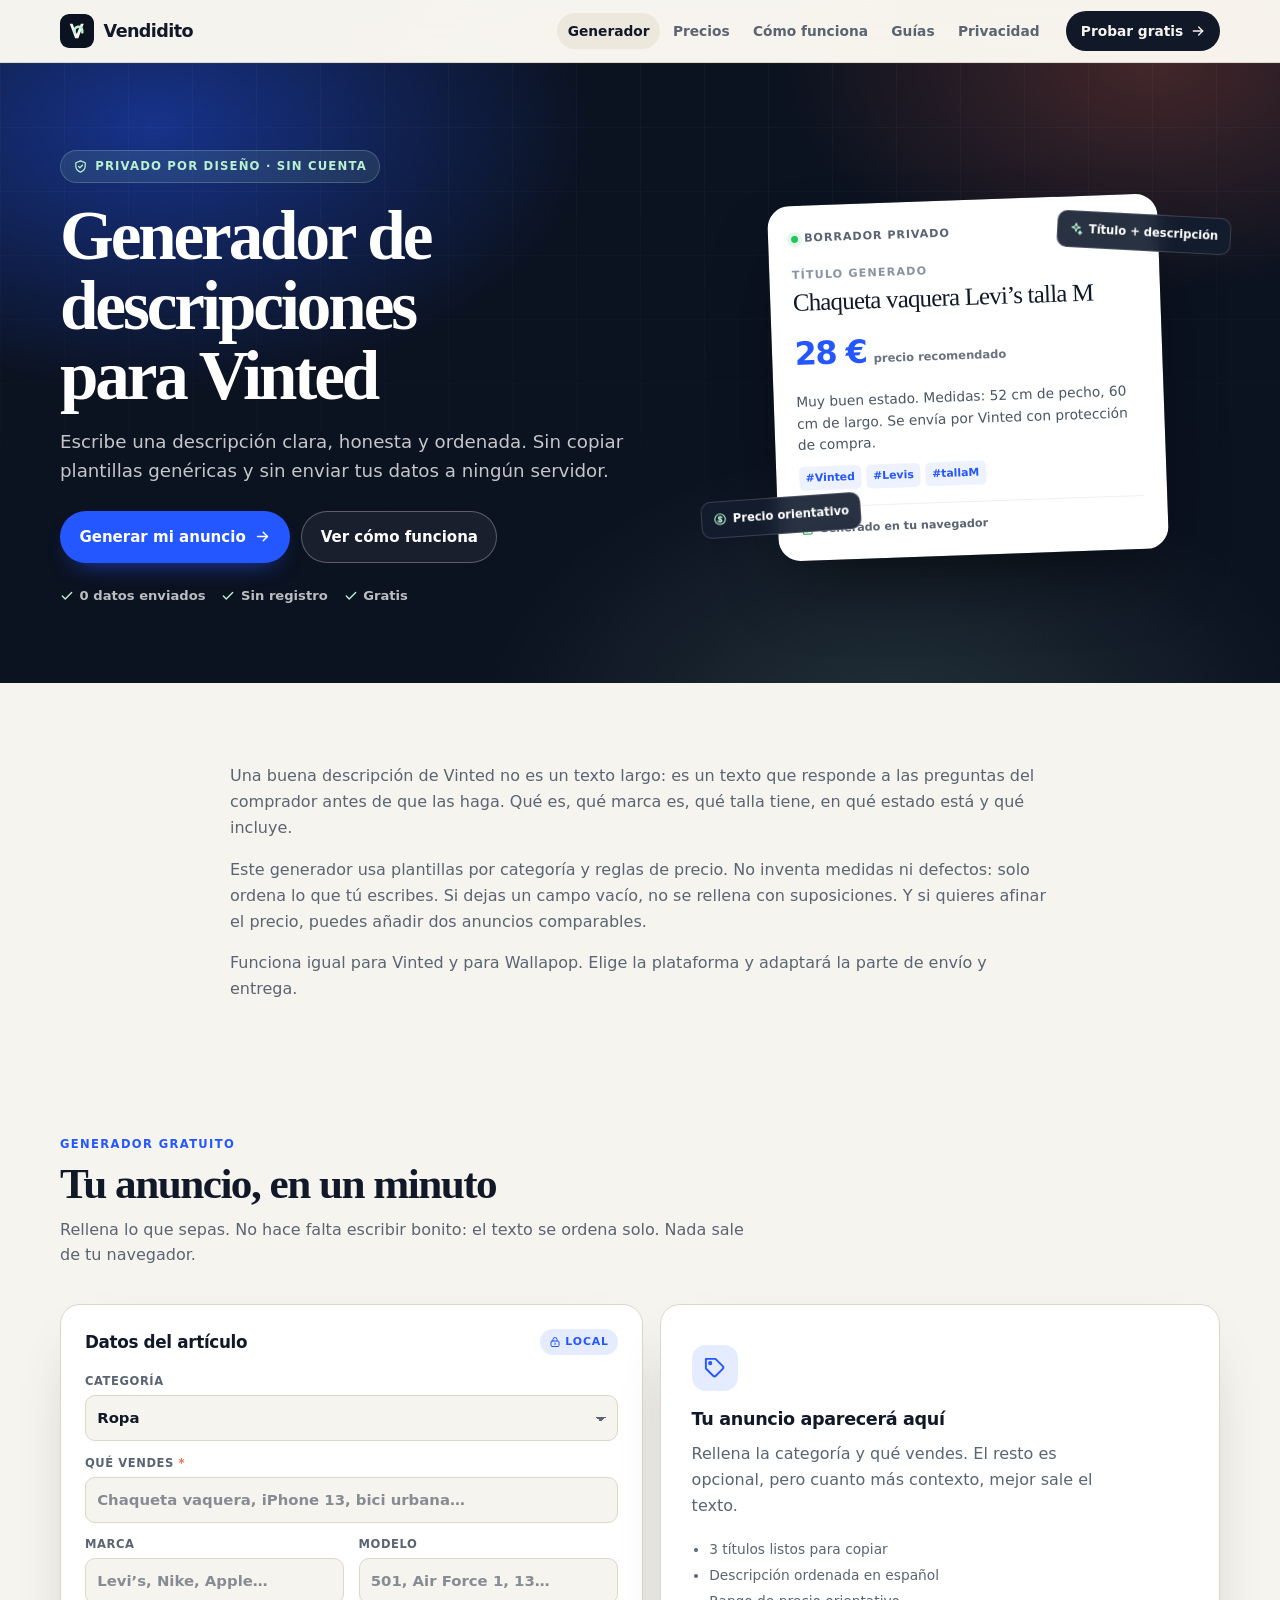
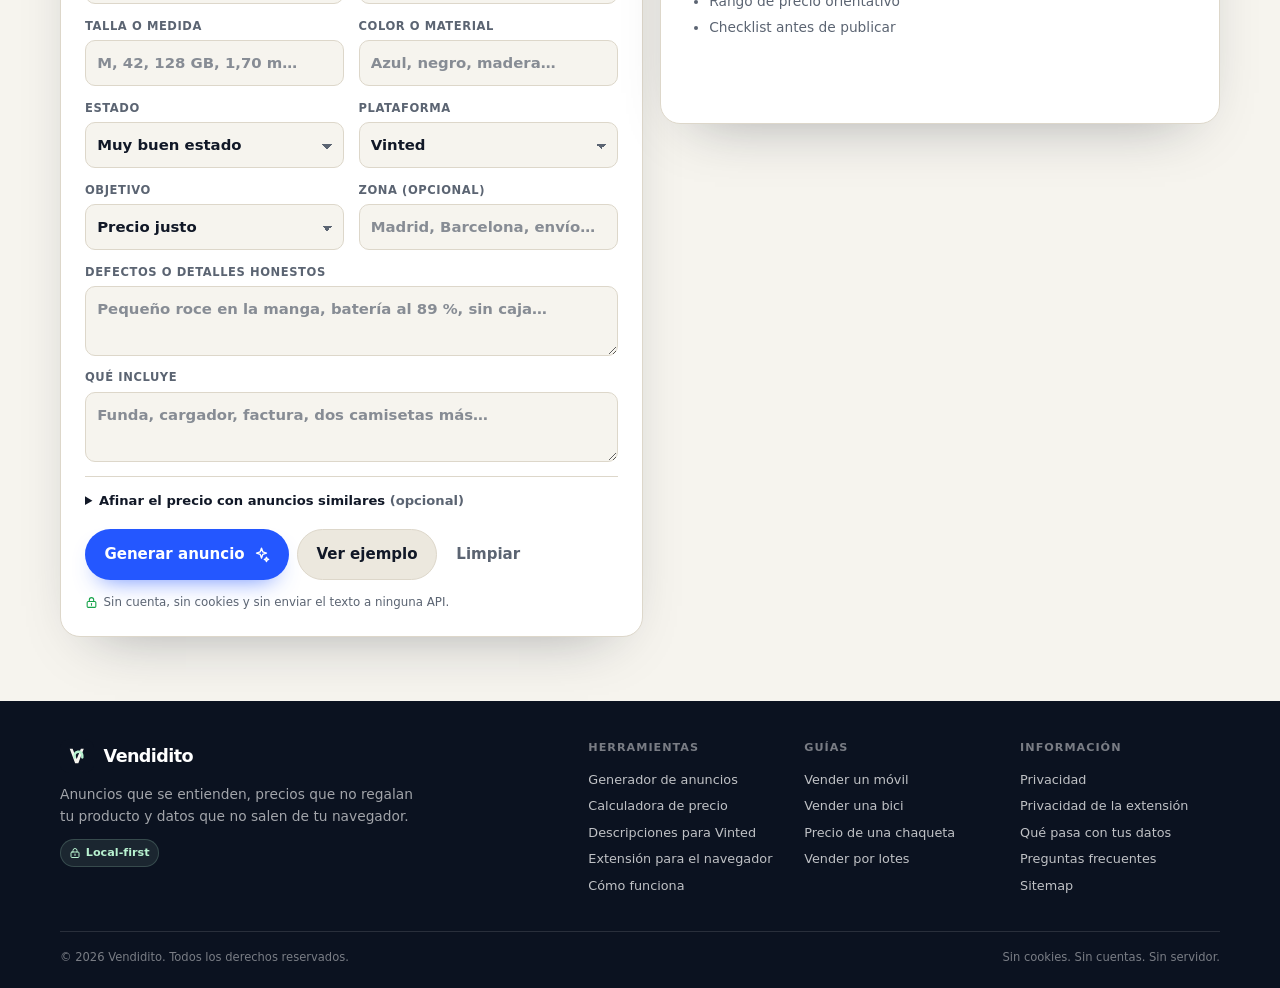
<file: generador-de-descripciones-para-vinted.html>
<!doctype html>
<html lang="es">
<head>
<meta charset="utf-8">
<meta name="viewport" content="width=device-width, initial-scale=1">
<title>Generador de descripciones para Vinted — gratis y privado</title>
<meta name="description" content="Crea descripciones para Vinted en español con medidas, estado y defectos. Gratis, sin registro y sin enviar tus datos. También sirve para Wallapop.">
<link rel="canonical" href="https://storbaz.github.io/vendidito/generador-de-descripciones-para-vinted.html">
<meta name="robots" content="index,follow,max-image-preview:large">
<meta name="theme-color" content="#0b1220">
<meta property="og:type" content="website">
<meta property="og:locale" content="es_ES">
<meta property="og:site_name" content="Vendidito">
<meta property="og:title" content="Generador de descripciones para Vinted — gratis y privado">
<meta property="og:description" content="Crea descripciones para Vinted en español con medidas, estado y defectos. Gratis, sin registro y sin enviar tus datos. También sirve para Wallapop.">
<meta property="og:url" content="https://storbaz.github.io/vendidito/generador-de-descripciones-para-vinted.html">
<meta property="og:image" content="https://storbaz.github.io/vendidito/assets/og.png">
<meta name="twitter:card" content="summary_large_image">
<meta name="twitter:title" content="Generador de descripciones para Vinted — gratis y privado">
<meta name="twitter:description" content="Crea descripciones para Vinted en español con medidas, estado y defectos. Gratis, sin registro y sin enviar tus datos. También sirve para Wallapop.">
<meta name="twitter:image" content="https://storbaz.github.io/vendidito/assets/og.png">
<link rel="icon" href="assets/icon.svg" type="image/svg+xml">
<link rel="apple-touch-icon" href="assets/icon.svg">
<link rel="manifest" href="manifest.webmanifest">
<link rel="stylesheet" href="assets/style.css?v=1">
<script type="application/ld+json">{"@context":"https://schema.org","@graph":[{"@context":"https://schema.org","@type":"WebApplication","name":"Vendidito","url":"https://storbaz.github.io/vendidito","applicationCategory":"BusinessApplication","operatingSystem":"Web","description":"Genera títulos, descripciones y precios para Vinted y Wallapop. Gratis, sin cuenta y sin enviar tus datos: todo ocurre en tu navegador.","inLanguage":"es","isAccessibleForFree":true,"offers":{"@type":"Offer","price":"0","priceCurrency":"EUR"},"featureList":["Generador de títulos para Vinted y Wallapop","Generador de descripciones de segunda mano","Calculadora de precio orientativo","Funciona sin cuenta y sin enviar datos"]},{"@context":"https://schema.org","@type":"FAQPage","mainEntity":[{"@type":"Question","name":"¿Vendidito envía mis datos a algún servidor?","acceptedAnswer":{"@type":"Answer","text":"No. El generador funciona entero en tu navegador. No hay cuenta, no hay backend y no se envía el texto a ninguna API. Si algún día añadimos IA en la nube, será opcional y avisará antes de enviar nada."}},{"@type":"Question","name":"¿Es gratis?","acceptedAnswer":{"@type":"Answer","text":"Sí. El generador, la calculadora y la extensión 1.1.0 son gratis y no tienen límite de uso. Más adelante habrá un plan Pro opcional para funciones de productividad, pero la privacidad y el uso básico seguirán siendo gratis."}},{"@type":"Question","name":"¿Hay extensión para el navegador?","acceptedAnswer":{"@type":"Answer","text":"Sí. La versión 1.1.0 está disponible para probar en Chrome, Edge y Firefox. Genera el anuncio dentro de Vinted o Wallapop, rellena los campos y nunca publica por ti. Todavía no está en las tiendas oficiales; se descarga desde GitHub."}},{"@type":"Question","name":"¿La extensión responde a los compradores?","acceptedAnswer":{"@type":"Answer","text":"Prepara tres respuestas para preguntas habituales: disponibilidad, envío, medidas, estado, regateo, reserva o forma de pago. Tú eliges una, la copias y la envías. No manda mensajes por ti ni necesita una cuenta."}},{"@type":"Question","name":"¿Sirve para Vinted y Wallapop?","acceptedAnswer":{"@type":"Answer","text":"Sí. Puedes elegir la plataforma y el texto se adapta: en Vinted prioriza envío y protección de compra; en Wallapop, entrega en mano o envío. También puedes usar el texto en otras apps de segunda mano."}},{"@type":"Question","name":"¿El precio es una tasación profesional?","acceptedAnswer":{"@type":"Answer","text":"No. Es una orientación basada en la categoría, el estado, la marca y los comparables que tú introduzcas. Revisa siempre anuncios similares antes de publicar. No garantiza una venta ni un precio."}},{"@type":"Question","name":"¿Puedo usarlo sin IA?","acceptedAnswer":{"@type":"Answer","text":"Sí. Esta versión no usa IA generativa: usa plantillas y reglas. Eso significa que funciona sin claves, sin cuotas y sin enviar texto a terceros. La IA llegará después, como una mejora opcional."}},{"@type":"Question","name":"¿Se guarda mi anuncio?","acceptedAnswer":{"@type":"Answer","text":"Solo si pulsas “Guardar borrador”. En ese caso se guarda en el almacenamiento local de tu navegador. Puedes borrarlo con el botón “Borrar todo” o desde los ajustes del navegador."}}]}]}</script>
</head>
<body class="">
<a class="skip" href="#contenido">Saltar al contenido</a>

<header class="site-header">
  <div class="wrap header-inner">
    <a class="brand" href="index.html" aria-label="Vendidito, inicio">
      <img src="assets/icon.svg" alt="" width="34" height="34">
      <span>Vendidito</span>
    </a>
    <nav class="nav" aria-label="Principal"><a href="index.html#generador" aria-current="page">Generador</a><a href="precios.html">Precios</a><a href="como-funciona.html">Cómo funciona</a><a href="index.html#guias">Guías</a><a href="privacidad.html">Privacidad</a></nav>
    <a class="header-cta" href="index.html#generador">Probar gratis <svg viewBox="0 0 24 24" fill="none" stroke="currentColor" stroke-width="2" stroke-linecap="round" stroke-linejoin="round" aria-hidden="true"><path d="M5 12h14"/><path d="m13 6 6 6-6 6"/></svg></a>
  </div>
</header>

<main id="contenido">
  <section class="hero">
    <div class="wrap hero-grid">
      <div class="hero-copy">
        <span class="eyebrow"><svg viewBox="0 0 24 24" fill="none" stroke="currentColor" stroke-width="2" stroke-linecap="round" stroke-linejoin="round" aria-hidden="true"><path d="M12 3 4.5 6v5.5c0 4.4 3.1 7.6 7.5 9.5 4.4-1.9 7.5-5.1 7.5-9.5V6L12 3Z"/><path d="m9 12 2 2 4-4"/></svg> Privado por diseño · Sin cuenta</span>
        <h1>Generador de descripciones para Vinted</h1>
        <p class="lede">Escribe una descripción clara, honesta y ordenada. Sin copiar plantillas genéricas y sin enviar tus datos a ningún servidor.</p>
        <div class="hero-actions">
          <a class="button button-primary" href="#generador">Generar mi anuncio <svg viewBox="0 0 24 24" fill="none" stroke="currentColor" stroke-width="2" stroke-linecap="round" stroke-linejoin="round" aria-hidden="true"><path d="M5 12h14"/><path d="m13 6 6 6-6 6"/></svg></a>
          <a class="button button-ghost" href="como-funciona.html">Ver cómo funciona</a>
        </div>
        <ul class="trust-list" aria-label="Ventajas">
          <li><svg viewBox="0 0 24 24" fill="none" stroke="currentColor" stroke-width="2.4" stroke-linecap="round" stroke-linejoin="round" aria-hidden="true"><path d="m4 12 5 5L20 6"/></svg> 0 datos enviados</li>
          <li><svg viewBox="0 0 24 24" fill="none" stroke="currentColor" stroke-width="2.4" stroke-linecap="round" stroke-linejoin="round" aria-hidden="true"><path d="m4 12 5 5L20 6"/></svg> Sin registro</li>
          <li><svg viewBox="0 0 24 24" fill="none" stroke="currentColor" stroke-width="2.4" stroke-linecap="round" stroke-linejoin="round" aria-hidden="true"><path d="m4 12 5 5L20 6"/></svg> Gratis</li>
        </ul>
      </div>
      <div class="hero-visual" aria-hidden="true">
        <div class="demo-card">
          <div class="demo-top"><span class="dot"></span> Borrador privado <span class="mini-badge">LOCAL</span></div>
          <div class="demo-label">Título generado</div>
          <div class="demo-title">Chaqueta vaquera Levi’s talla M</div>
          <div class="demo-price">28 € <span>precio recomendado</span></div>
          <p class="demo-copy">Muy buen estado. Medidas: 52 cm de pecho, 60 cm de largo. Se envía por Vinted con protección de compra.</p>
          <div class="demo-tags"><span>#Vinted</span><span>#Levis</span><span>#tallaM</span></div>
          <div class="demo-foot"><svg viewBox="0 0 24 24" fill="none" stroke="currentColor" stroke-width="2" stroke-linecap="round" stroke-linejoin="round" aria-hidden="true"><rect x="4" y="10" width="16" height="11" rx="2"/><path d="M8 10V7a4 4 0 0 1 8 0v3"/><path d="M12 14v3"/></svg> Generado en tu navegador</div>
        </div>
        <div class="float-chip chip-one"><svg viewBox="0 0 24 24" fill="none" stroke="currentColor" stroke-width="2" stroke-linecap="round" stroke-linejoin="round" aria-hidden="true"><path d="m12 3 1.8 5.2L19 10l-5.2 1.8L12 17l-1.8-5.2L5 10l5.2-1.8L12 3Z"/><path d="m19 16 .9 2.1L22 19l-2.1.9L19 22l-.9-2.1L16 19l2.1-.9L19 16Z"/></svg> Título + descripción</div>
        <div class="float-chip chip-two"><svg viewBox="0 0 24 24" fill="none" stroke="currentColor" stroke-width="2" stroke-linecap="round" stroke-linejoin="round" aria-hidden="true"><circle cx="12" cy="12" r="9"/><path d="M12 7v10"/><path d="M15.5 9.5c-.6-1-1.8-1.5-3.5-1.5-2 0-3 .9-3 2 0 3 6 1.5 6 4.5 0 1.2-1.2 2-3 2-1.8 0-3.1-.6-3.7-1.7"/></svg> Precio orientativo</div>
      </div>
    </div>
  </section>

  <section class="section page-intro"><div class="wrap prose"><p>Una buena descripción de Vinted no es un texto largo: es un texto que responde a las preguntas del comprador antes de que las haga. Qué es, qué marca es, qué talla tiene, en qué estado está y qué incluye.</p>
      <p>Este generador usa plantillas por categoría y reglas de precio. No inventa medidas ni defectos: solo ordena lo que tú escribes. Si dejas un campo vacío, no se rellena con suposiciones. Y si quieres afinar el precio, puedes añadir dos anuncios comparables.</p>
      <p>Funciona igual para Vinted y para Wallapop. Elige la plataforma y adaptará la parte de envío y entrega.</p></div></section>
<section class="section generator-section" id="generador">
  <div class="wrap">
    <div class="section-head">
      <span class="kicker">Generador gratuito</span>
      <h2>Tu anuncio, en un minuto</h2>
      <p>Rellena lo que sepas. No hace falta escribir bonito: el texto se ordena solo. Nada sale de tu navegador.</p>
    </div>

    <div class="generator-grid">
      <form class="panel form-panel" id="listing-form" novalidate>
        <div class="form-head">
          <h3>Datos del artículo</h3>
          <span class="local-badge"><svg viewBox="0 0 24 24" fill="none" stroke="currentColor" stroke-width="2" stroke-linecap="round" stroke-linejoin="round" aria-hidden="true"><rect x="4" y="10" width="16" height="11" rx="2"/><path d="M8 10V7a4 4 0 0 1 8 0v3"/><path d="M12 14v3"/></svg> Local</span>
        </div>

        <div class="fields">
          <label class="field field-full">
            <span>Categoría</span>
            <select id="cat" name="cat"><option value="ropa" selected>Ropa</option><option value="calzado">Calzado</option><option value="moviles">Móviles y tablets</option><option value="consolas">Consolas</option><option value="videojuegos">Videojuegos</option><option value="muebles">Muebles</option><option value="libros">Libros</option><option value="bicis">Bicis</option><option value="electrodomesticos">Electrodomésticos</option><option value="coleccionables">Coleccionables</option><option value="otros">Otros</option></select>
          </label>

          <label class="field field-full">
            <span>Qué vendes <b>*</b></span>
            <input id="item" name="item" type="text" placeholder="Chaqueta vaquera, iPhone 13, bici urbana…" autocomplete="off" required>
          </label>

          <label class="field">
            <span>Marca</span>
            <input id="brand" name="brand" type="text" placeholder="Levi’s, Nike, Apple…" autocomplete="off">
          </label>

          <label class="field">
            <span>Modelo</span>
            <input id="model" name="model" type="text" placeholder="501, Air Force 1, 13…" autocomplete="off">
          </label>

          <label class="field">
            <span>Talla o medida</span>
            <input id="size" name="size" type="text" placeholder="M, 42, 128 GB, 1,70 m…" autocomplete="off">
          </label>

          <label class="field">
            <span>Color o material</span>
            <input id="color" name="color" type="text" placeholder="Azul, negro, madera…" autocomplete="off">
          </label>

          <label class="field">
            <span>Estado</span>
            <select id="condition" name="condition"><option value="nuevo">Nuevo con etiqueta</option><option value="como_nuevo">Como nuevo</option><option value="muy_bueno" selected>Muy buen estado</option><option value="bueno">Buen estado</option><option value="usado">Usado, con signos de uso</option><option value="piezas">Para piezas o reparar</option></select>
          </label>

          <label class="field">
            <span>Plataforma</span>
            <select id="platform" name="platform">
              <option value="vinted" selected>Vinted</option>
              <option value="wallapop">Wallapop</option>
              <option value="ambas">Vinted y Wallapop</option>
            </select>
          </label>

          <label class="field">
            <span>Objetivo</span>
            <select id="goal" name="goal">
              <option value="equilibrio" selected>Precio justo</option>
              <option value="rapido">Vender rápido</option>
              <option value="maximo">Sacar el máximo</option>
            </select>
          </label>

          <label class="field">
            <span>Zona (opcional)</span>
            <input id="zone" name="zone" type="text" placeholder="Madrid, Barcelona, envío…" autocomplete="off">
          </label>

          <label class="field field-full">
            <span>Defectos o detalles honestos</span>
            <textarea id="defects" name="defects" rows="2" placeholder="Pequeño roce en la manga, batería al 89 %, sin caja…"></textarea>
          </label>

          <label class="field field-full">
            <span>Qué incluye</span>
            <textarea id="extras" name="extras" rows="2" placeholder="Funda, cargador, factura, dos camisetas más…"></textarea>
          </label>
        </div>

        <details class="comps">
          <summary>Afinar el precio con anuncios similares <span>(opcional)</span></summary>
          <div class="comps-grid">
            <label class="field">
              <span>Precio más bajo que has visto</span>
              <input id="compsMin" name="compsMin" type="number" min="0" step="1" placeholder="20">
            </label>
            <label class="field">
              <span>Precio más alto</span>
              <input id="compsMax" name="compsMax" type="number" min="0" step="1" placeholder="35">
            </label>
          </div>
          <p class="hint">Si los rellenas, usamos esos comparables como referencia principal. Se quedan en tu navegador.</p>
        </details>

        <div class="form-actions">
          <button class="button button-primary" type="submit">Generar anuncio <svg viewBox="0 0 24 24" fill="none" stroke="currentColor" stroke-width="2" stroke-linecap="round" stroke-linejoin="round" aria-hidden="true"><path d="m12 3 1.8 5.2L19 10l-5.2 1.8L12 17l-1.8-5.2L5 10l5.2-1.8L12 3Z"/><path d="m19 16 .9 2.1L22 19l-2.1.9L19 22l-.9-2.1L16 19l2.1-.9L19 16Z"/></svg></button>
          <button class="button button-soft" type="button" id="example-btn">Ver ejemplo</button>
          <button class="button button-link" type="button" id="clear-btn">Limpiar</button>
        </div>
        <p class="form-privacy"><svg viewBox="0 0 24 24" fill="none" stroke="currentColor" stroke-width="2" stroke-linecap="round" stroke-linejoin="round" aria-hidden="true"><rect x="4" y="10" width="16" height="11" rx="2"/><path d="M8 10V7a4 4 0 0 1 8 0v3"/><path d="M12 14v3"/></svg> Sin cuenta, sin cookies y sin enviar el texto a ninguna API.</p>
      </form>

      <section class="panel result-panel" id="result-panel" aria-live="polite" aria-label="Anuncio generado">
        <div class="result-empty" id="result-empty">
          <div class="empty-icon"><svg viewBox="0 0 24 24" fill="none" stroke="currentColor" stroke-width="2" stroke-linecap="round" stroke-linejoin="round" aria-hidden="true"><path d="M20.6 13.4 13.4 20.6a2 2 0 0 1-2.8 0L3 13V3h10l7.6 7.6a2 2 0 0 1 0 2.8Z"/><circle cx="7.5" cy="7.5" r="1.2"/></svg></div>
          <h3>Tu anuncio aparecerá aquí</h3>
          <p>Rellena la categoría y qué vendes. El resto es opcional, pero cuanto más contexto, mejor sale el texto.</p>
          <ul>
            <li>3 títulos listos para copiar</li>
            <li>Descripción ordenada en español</li>
            <li>Rango de precio orientativo</li>
            <li>Checklist antes de publicar</li>
          </ul>
        </div>
        <div id="result-content" hidden></div>
      </section>
    </div>
  </div>
</section>

</main>

<footer class="site-footer">
  <div class="wrap">
    <div class="footer-grid">
      <div class="footer-brand">
        <a class="brand" href="index.html" aria-label="Vendidito, inicio">
          <img src="assets/icon.svg" alt="" width="34" height="34">
          <span>Vendidito</span>
        </a>
        <p>Anuncios que se entienden, precios que no regalan tu producto y datos que no salen de tu navegador.</p>
        <span class="privacy-pill"><svg viewBox="0 0 24 24" fill="none" stroke="currentColor" stroke-width="2" stroke-linecap="round" stroke-linejoin="round" aria-hidden="true"><rect x="4" y="10" width="16" height="11" rx="2"/><path d="M8 10V7a4 4 0 0 1 8 0v3"/><path d="M12 14v3"/></svg> Local-first</span>
      </div>
      <div class="footer-cols">
        <div>
          <h3>Herramientas</h3>
          <a href="index.html#generador">Generador de anuncios</a>
          <a href="precios.html">Calculadora de precio</a>
          <a href="generador-de-descripciones-para-vinted.html">Descripciones para Vinted</a>
          <a href="https://github.com/storbaz/vendidito/releases/tag/v1.1.0">Extensión para el navegador</a>
          <a href="como-funciona.html">Cómo funciona</a>
        </div>
        <div>
          <h3>Guías</h3>
          <a href="como-vender-movil-usado-wallapop.html">Vender un móvil</a>
          <a href="descripcion-para-vender-una-bici.html">Vender una bici</a>
          <a href="que-precio-poner-chaqueta-vinted.html">Precio de una chaqueta</a>
          <a href="vender-ropa-usada-por-lotes.html">Vender por lotes</a>
        </div>
        <div>
          <h3>Información</h3>
          <a href="privacidad.html">Privacidad</a>
          <a href="privacidad-extension.html">Privacidad de la extensión</a>
          <a href="privacidad.html#datos">Qué pasa con tus datos</a>
          <a href="index.html#faq">Preguntas frecuentes</a>
          <a href="sitemap.xml">Sitemap</a>
        </div>
      </div>
    </div>
    <div class="legal">
      <span>© <span id="year">2026</span> Vendidito. Todos los derechos reservados.</span>
      <span>Sin cookies. Sin cuentas. Sin servidor.</span>
    </div>
  </div>
</footer>
<script src="assets/catalog.js?v=1"></script>
<script src="assets/app.js?v=1" defer></script>
</body>
</html>
</file>
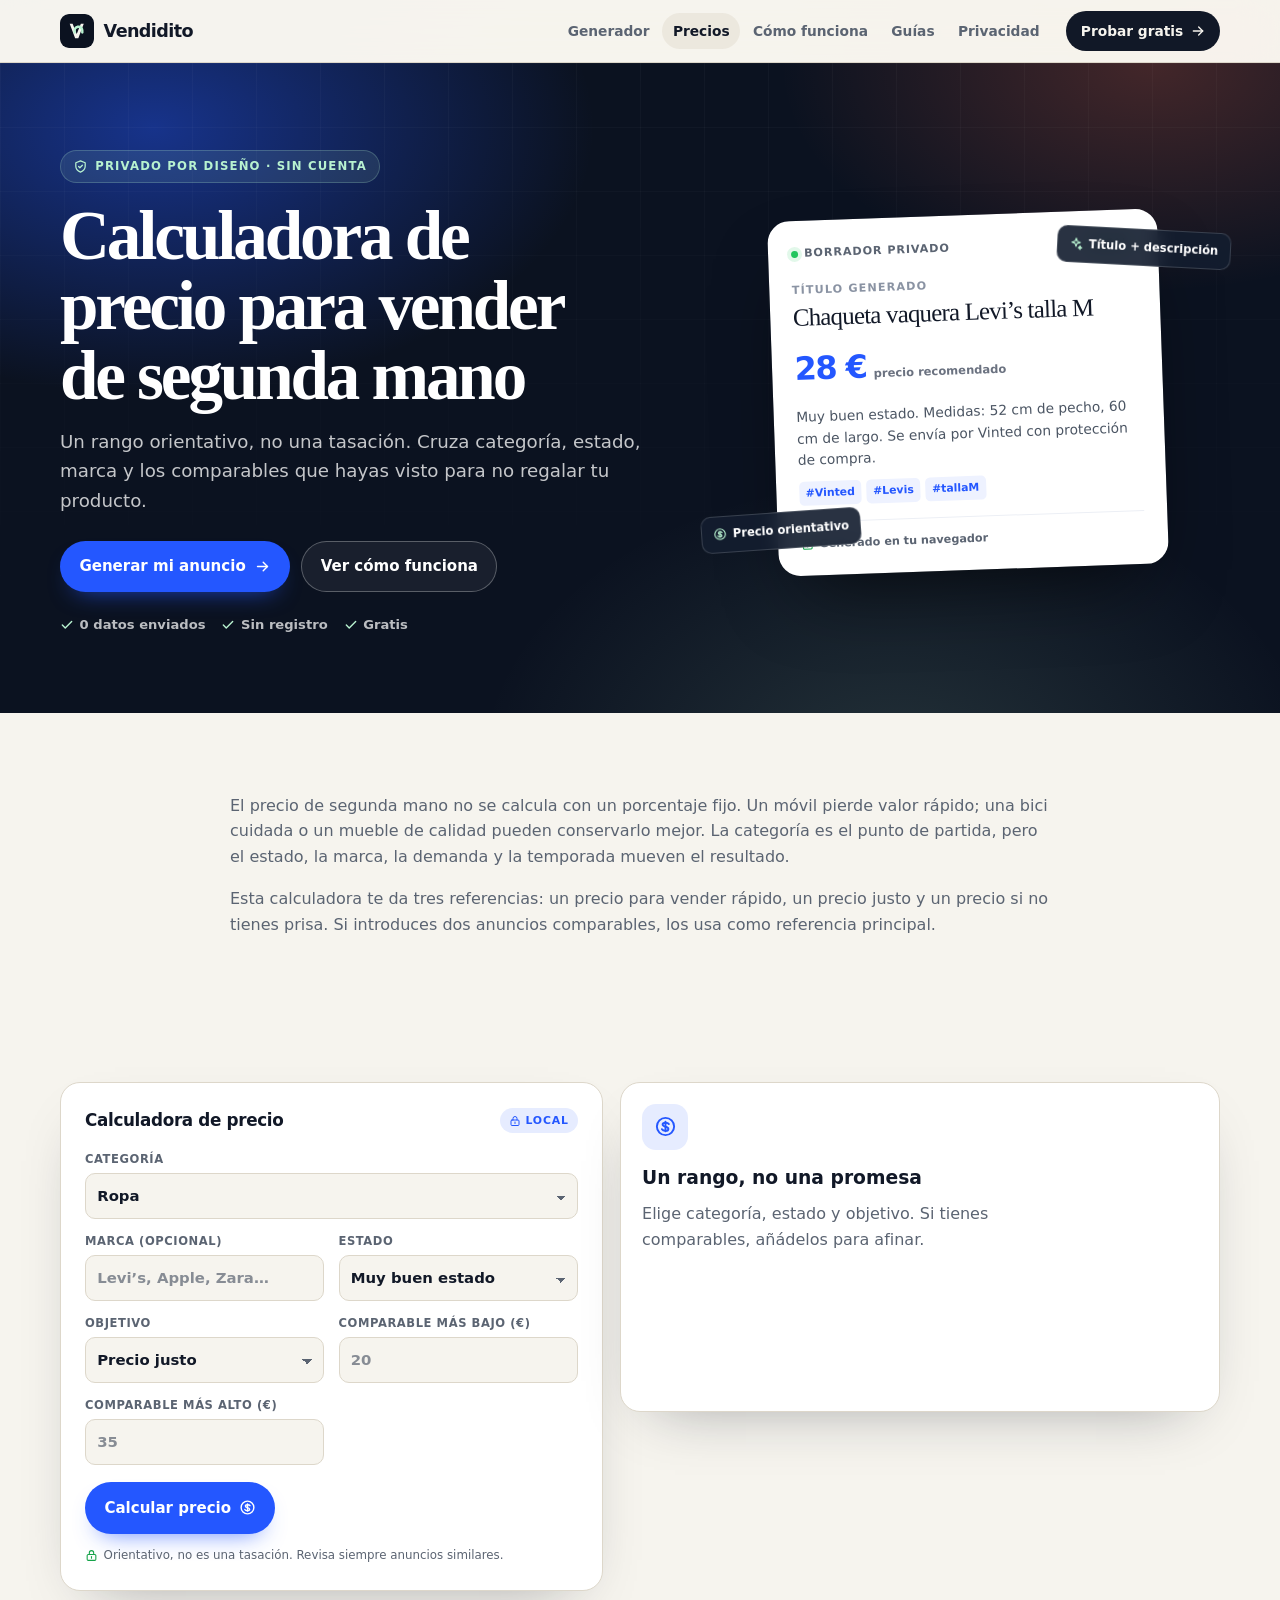
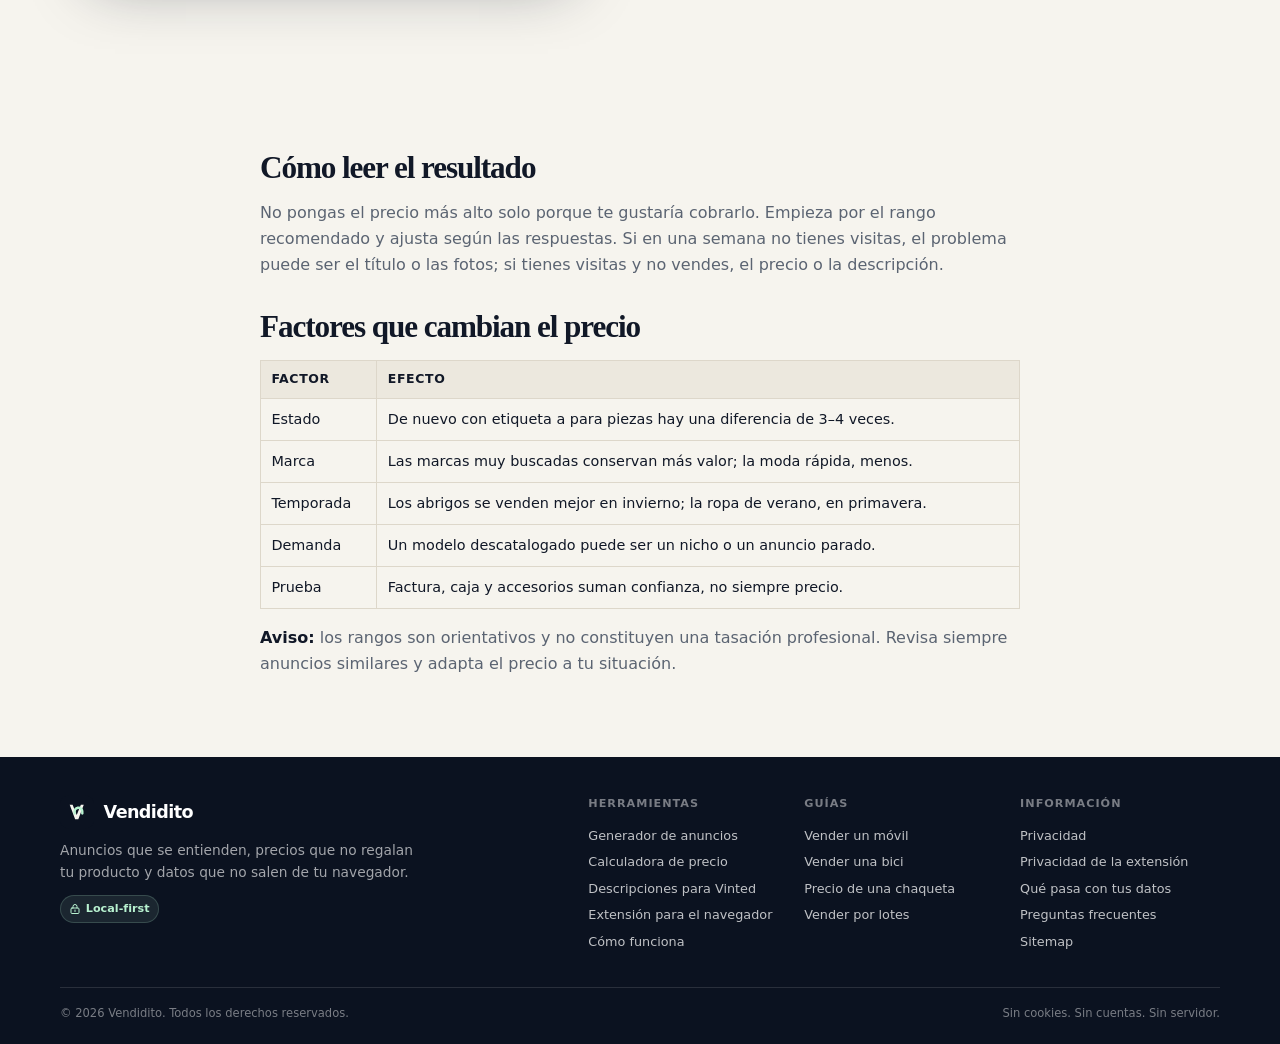
<file: precios.html>
<!doctype html>
<html lang="es">
<head>
<meta charset="utf-8">
<meta name="viewport" content="width=device-width, initial-scale=1">
<title>Calculadora de precio para Vinted y Wallapop — Vendidito</title>
<meta name="description" content="Calcula un precio orientativo para vender en Vinted o Wallapop según categoría, estado, marca y comparables. Gratis y sin enviar datos.">
<link rel="canonical" href="https://storbaz.github.io/vendidito/precios.html">
<meta name="robots" content="index,follow,max-image-preview:large">
<meta name="theme-color" content="#0b1220">
<meta property="og:type" content="website">
<meta property="og:locale" content="es_ES">
<meta property="og:site_name" content="Vendidito">
<meta property="og:title" content="Calculadora de precio para Vinted y Wallapop — Vendidito">
<meta property="og:description" content="Calcula un precio orientativo para vender en Vinted o Wallapop según categoría, estado, marca y comparables. Gratis y sin enviar datos.">
<meta property="og:url" content="https://storbaz.github.io/vendidito/precios.html">
<meta property="og:image" content="https://storbaz.github.io/vendidito/assets/og.png">
<meta name="twitter:card" content="summary_large_image">
<meta name="twitter:title" content="Calculadora de precio para Vinted y Wallapop — Vendidito">
<meta name="twitter:description" content="Calcula un precio orientativo para vender en Vinted o Wallapop según categoría, estado, marca y comparables. Gratis y sin enviar datos.">
<meta name="twitter:image" content="https://storbaz.github.io/vendidito/assets/og.png">
<link rel="icon" href="assets/icon.svg" type="image/svg+xml">
<link rel="apple-touch-icon" href="assets/icon.svg">
<link rel="manifest" href="manifest.webmanifest">
<link rel="stylesheet" href="assets/style.css?v=1">
<script type="application/ld+json">{"@context":"https://schema.org","@graph":[{"@context":"https://schema.org","@type":"WebApplication","name":"Vendidito","url":"https://storbaz.github.io/vendidito","applicationCategory":"BusinessApplication","operatingSystem":"Web","description":"Genera títulos, descripciones y precios para Vinted y Wallapop. Gratis, sin cuenta y sin enviar tus datos: todo ocurre en tu navegador.","inLanguage":"es","isAccessibleForFree":true,"offers":{"@type":"Offer","price":"0","priceCurrency":"EUR"},"featureList":["Generador de títulos para Vinted y Wallapop","Generador de descripciones de segunda mano","Calculadora de precio orientativo","Funciona sin cuenta y sin enviar datos"]},{"@context":"https://schema.org","@type":"FAQPage","mainEntity":[{"@type":"Question","name":"¿Cómo se calcula el precio orientativo?","acceptedAnswer":{"@type":"Answer","text":"Partimos de un precio medio por categoría, lo ajustamos por estado y marca, y lo movemos según tu objetivo (vender rápido, equilibrio o esperar). Si introduces precios de anuncios similares, usamos esos comparables como referencia principal."}},{"@type":"Question","name":"¿Por qué el precio cambia tanto entre categorías?","acceptedAnswer":{"@type":"Answer","text":"Porque el valor de segunda mano no es un porcentaje fijo. Un móvil pierde valor rápido; una bici o un mueble de calidad pueden conservarlo mejor. La categoría solo es el punto de partida."}},{"@type":"Question","name":"¿Debo poner el precio recomendado o el rápido?","acceptedAnswer":{"@type":"Answer","text":"Si necesitas vender esta semana, usa el rango rápido. Si no tienes prisa, empieza por el recomendado o el alto y baja después. Evita poner un precio alto y luego hacer descuentos cada dos días: confunde al comprador."}},{"@type":"Question","name":"¿Los comparables que introduzco se envían?","acceptedAnswer":{"@type":"Answer","text":"No. Se usan en tu navegador para calcular el rango y no se guardan salvo que pulses “Guardar borrador”."}}]}]}</script>
</head>
<body class="">
<a class="skip" href="#contenido">Saltar al contenido</a>

<header class="site-header">
  <div class="wrap header-inner">
    <a class="brand" href="index.html" aria-label="Vendidito, inicio">
      <img src="assets/icon.svg" alt="" width="34" height="34">
      <span>Vendidito</span>
    </a>
    <nav class="nav" aria-label="Principal"><a href="index.html#generador">Generador</a><a href="precios.html" aria-current="page">Precios</a><a href="como-funciona.html">Cómo funciona</a><a href="index.html#guias">Guías</a><a href="privacidad.html">Privacidad</a></nav>
    <a class="header-cta" href="index.html#generador">Probar gratis <svg viewBox="0 0 24 24" fill="none" stroke="currentColor" stroke-width="2" stroke-linecap="round" stroke-linejoin="round" aria-hidden="true"><path d="M5 12h14"/><path d="m13 6 6 6-6 6"/></svg></a>
  </div>
</header>

<main id="contenido">
  <section class="hero">
    <div class="wrap hero-grid">
      <div class="hero-copy">
        <span class="eyebrow"><svg viewBox="0 0 24 24" fill="none" stroke="currentColor" stroke-width="2" stroke-linecap="round" stroke-linejoin="round" aria-hidden="true"><path d="M12 3 4.5 6v5.5c0 4.4 3.1 7.6 7.5 9.5 4.4-1.9 7.5-5.1 7.5-9.5V6L12 3Z"/><path d="m9 12 2 2 4-4"/></svg> Privado por diseño · Sin cuenta</span>
        <h1>Calculadora de precio para vender de segunda mano</h1>
        <p class="lede">Un rango orientativo, no una tasación. Cruza categoría, estado, marca y los comparables que hayas visto para no regalar tu producto.</p>
        <div class="hero-actions">
          <a class="button button-primary" href="#generador">Generar mi anuncio <svg viewBox="0 0 24 24" fill="none" stroke="currentColor" stroke-width="2" stroke-linecap="round" stroke-linejoin="round" aria-hidden="true"><path d="M5 12h14"/><path d="m13 6 6 6-6 6"/></svg></a>
          <a class="button button-ghost" href="como-funciona.html">Ver cómo funciona</a>
        </div>
        <ul class="trust-list" aria-label="Ventajas">
          <li><svg viewBox="0 0 24 24" fill="none" stroke="currentColor" stroke-width="2.4" stroke-linecap="round" stroke-linejoin="round" aria-hidden="true"><path d="m4 12 5 5L20 6"/></svg> 0 datos enviados</li>
          <li><svg viewBox="0 0 24 24" fill="none" stroke="currentColor" stroke-width="2.4" stroke-linecap="round" stroke-linejoin="round" aria-hidden="true"><path d="m4 12 5 5L20 6"/></svg> Sin registro</li>
          <li><svg viewBox="0 0 24 24" fill="none" stroke="currentColor" stroke-width="2.4" stroke-linecap="round" stroke-linejoin="round" aria-hidden="true"><path d="m4 12 5 5L20 6"/></svg> Gratis</li>
        </ul>
      </div>
      <div class="hero-visual" aria-hidden="true">
        <div class="demo-card">
          <div class="demo-top"><span class="dot"></span> Borrador privado <span class="mini-badge">LOCAL</span></div>
          <div class="demo-label">Título generado</div>
          <div class="demo-title">Chaqueta vaquera Levi’s talla M</div>
          <div class="demo-price">28 € <span>precio recomendado</span></div>
          <p class="demo-copy">Muy buen estado. Medidas: 52 cm de pecho, 60 cm de largo. Se envía por Vinted con protección de compra.</p>
          <div class="demo-tags"><span>#Vinted</span><span>#Levis</span><span>#tallaM</span></div>
          <div class="demo-foot"><svg viewBox="0 0 24 24" fill="none" stroke="currentColor" stroke-width="2" stroke-linecap="round" stroke-linejoin="round" aria-hidden="true"><rect x="4" y="10" width="16" height="11" rx="2"/><path d="M8 10V7a4 4 0 0 1 8 0v3"/><path d="M12 14v3"/></svg> Generado en tu navegador</div>
        </div>
        <div class="float-chip chip-one"><svg viewBox="0 0 24 24" fill="none" stroke="currentColor" stroke-width="2" stroke-linecap="round" stroke-linejoin="round" aria-hidden="true"><path d="m12 3 1.8 5.2L19 10l-5.2 1.8L12 17l-1.8-5.2L5 10l5.2-1.8L12 3Z"/><path d="m19 16 .9 2.1L22 19l-2.1.9L19 22l-.9-2.1L16 19l2.1-.9L19 16Z"/></svg> Título + descripción</div>
        <div class="float-chip chip-two"><svg viewBox="0 0 24 24" fill="none" stroke="currentColor" stroke-width="2" stroke-linecap="round" stroke-linejoin="round" aria-hidden="true"><circle cx="12" cy="12" r="9"/><path d="M12 7v10"/><path d="M15.5 9.5c-.6-1-1.8-1.5-3.5-1.5-2 0-3 .9-3 2 0 3 6 1.5 6 4.5 0 1.2-1.2 2-3 2-1.8 0-3.1-.6-3.7-1.7"/></svg> Precio orientativo</div>
      </div>
    </div>
  </section>

  <section class="section page-intro"><div class="wrap prose"><p>El precio de segunda mano no se calcula con un porcentaje fijo. Un móvil pierde valor rápido; una bici cuidada o un mueble de calidad pueden conservarlo mejor. La categoría es el punto de partida, pero el estado, la marca, la demanda y la temporada mueven el resultado.</p>
      <p>Esta calculadora te da tres referencias: un precio para vender rápido, un precio justo y un precio si no tienes prisa. Si introduces dos anuncios comparables, los usa como referencia principal.</p></div></section>

<section class="section" id="calculadora">
  <div class="wrap">
    <div class="price-layout">
      <form class="panel form-panel" id="price-form" novalidate>
        <div class="form-head">
          <h3>Calculadora de precio</h3>
          <span class="local-badge"><svg viewBox="0 0 24 24" fill="none" stroke="currentColor" stroke-width="2" stroke-linecap="round" stroke-linejoin="round" aria-hidden="true"><rect x="4" y="10" width="16" height="11" rx="2"/><path d="M8 10V7a4 4 0 0 1 8 0v3"/><path d="M12 14v3"/></svg> Local</span>
        </div>
        <div class="fields">
          <label class="field field-full">
            <span>Categoría</span>
            <select id="priceCat"><option value="ropa" selected>Ropa</option><option value="calzado">Calzado</option><option value="moviles">Móviles y tablets</option><option value="consolas">Consolas</option><option value="videojuegos">Videojuegos</option><option value="muebles">Muebles</option><option value="libros">Libros</option><option value="bicis">Bicis</option><option value="electrodomesticos">Electrodomésticos</option><option value="coleccionables">Coleccionables</option><option value="otros">Otros</option></select>
          </label>
          <label class="field">
            <span>Marca (opcional)</span>
            <input id="priceBrand" type="text" placeholder="Levi’s, Apple, Zara…" autocomplete="off">
          </label>
          <label class="field">
            <span>Estado</span>
            <select id="priceCondition"><option value="nuevo">Nuevo con etiqueta</option><option value="como_nuevo">Como nuevo</option><option value="muy_bueno" selected>Muy buen estado</option><option value="bueno">Buen estado</option><option value="usado">Usado, con signos de uso</option><option value="piezas">Para piezas o reparar</option></select>
          </label>
          <label class="field">
            <span>Objetivo</span>
            <select id="priceGoal">
              <option value="equilibrio" selected>Precio justo</option>
              <option value="rapido">Vender rápido</option>
              <option value="maximo">Sacar el máximo</option>
            </select>
          </label>
          <label class="field">
            <span>Comparable más bajo (€)</span>
            <input id="priceMin" type="number" min="0" step="1" placeholder="20">
          </label>
          <label class="field">
            <span>Comparable más alto (€)</span>
            <input id="priceMax" type="number" min="0" step="1" placeholder="35">
          </label>
        </div>
        <div class="form-actions">
          <button class="button button-primary" type="submit">Calcular precio <svg viewBox="0 0 24 24" fill="none" stroke="currentColor" stroke-width="2" stroke-linecap="round" stroke-linejoin="round" aria-hidden="true"><circle cx="12" cy="12" r="9"/><path d="M12 7v10"/><path d="M15.5 9.5c-.6-1-1.8-1.5-3.5-1.5-2 0-3 .9-3 2 0 3 6 1.5 6 4.5 0 1.2-1.2 2-3 2-1.8 0-3.1-.6-3.7-1.7"/></svg></button>
        </div>
        <p class="form-privacy"><svg viewBox="0 0 24 24" fill="none" stroke="currentColor" stroke-width="2" stroke-linecap="round" stroke-linejoin="round" aria-hidden="true"><rect x="4" y="10" width="16" height="11" rx="2"/><path d="M8 10V7a4 4 0 0 1 8 0v3"/><path d="M12 14v3"/></svg> Orientativo, no es una tasación. Revisa siempre anuncios similares.</p>
      </form>

      <div class="panel price-result" id="price-result" aria-live="polite">
        <div class="price-empty">
          <div class="empty-icon"><svg viewBox="0 0 24 24" fill="none" stroke="currentColor" stroke-width="2" stroke-linecap="round" stroke-linejoin="round" aria-hidden="true"><circle cx="12" cy="12" r="9"/><path d="M12 7v10"/><path d="M15.5 9.5c-.6-1-1.8-1.5-3.5-1.5-2 0-3 .9-3 2 0 3 6 1.5 6 4.5 0 1.2-1.2 2-3 2-1.8 0-3.1-.6-3.7-1.7"/></svg></div>
          <h3>Un rango, no una promesa</h3>
          <p>Elige categoría, estado y objetivo. Si tienes comparables, añádelos para afinar.</p>
        </div>
      </div>
    </div>
  </div>
</section><section class="section"><div class="wrap prose"><h2>Cómo leer el resultado</h2>
      <p>No pongas el precio más alto solo porque te gustaría cobrarlo. Empieza por el rango recomendado y ajusta según las respuestas. Si en una semana no tienes visitas, el problema puede ser el título o las fotos; si tienes visitas y no vendes, el precio o la descripción.</p>
      <h2>Factores que cambian el precio</h2>
      <table><thead><tr><th>Factor</th><th>Efecto</th></tr></thead><tbody>
      <tr><td>Estado</td><td>De nuevo con etiqueta a para piezas hay una diferencia de 3–4 veces.</td></tr>
      <tr><td>Marca</td><td>Las marcas muy buscadas conservan más valor; la moda rápida, menos.</td></tr>
      <tr><td>Temporada</td><td>Los abrigos se venden mejor en invierno; la ropa de verano, en primavera.</td></tr>
      <tr><td>Demanda</td><td>Un modelo descatalogado puede ser un nicho o un anuncio parado.</td></tr>
      <tr><td>Prueba</td><td>Factura, caja y accesorios suman confianza, no siempre precio.</td></tr>
      </tbody></table>
      <p><strong>Aviso:</strong> los rangos son orientativos y no constituyen una tasación profesional. Revisa siempre anuncios similares y adapta el precio a tu situación.</p>
      </div></section>
</main>

<footer class="site-footer">
  <div class="wrap">
    <div class="footer-grid">
      <div class="footer-brand">
        <a class="brand" href="index.html" aria-label="Vendidito, inicio">
          <img src="assets/icon.svg" alt="" width="34" height="34">
          <span>Vendidito</span>
        </a>
        <p>Anuncios que se entienden, precios que no regalan tu producto y datos que no salen de tu navegador.</p>
        <span class="privacy-pill"><svg viewBox="0 0 24 24" fill="none" stroke="currentColor" stroke-width="2" stroke-linecap="round" stroke-linejoin="round" aria-hidden="true"><rect x="4" y="10" width="16" height="11" rx="2"/><path d="M8 10V7a4 4 0 0 1 8 0v3"/><path d="M12 14v3"/></svg> Local-first</span>
      </div>
      <div class="footer-cols">
        <div>
          <h3>Herramientas</h3>
          <a href="index.html#generador">Generador de anuncios</a>
          <a href="precios.html">Calculadora de precio</a>
          <a href="generador-de-descripciones-para-vinted.html">Descripciones para Vinted</a>
          <a href="https://github.com/storbaz/vendidito/releases/tag/v1.1.0">Extensión para el navegador</a>
          <a href="como-funciona.html">Cómo funciona</a>
        </div>
        <div>
          <h3>Guías</h3>
          <a href="como-vender-movil-usado-wallapop.html">Vender un móvil</a>
          <a href="descripcion-para-vender-una-bici.html">Vender una bici</a>
          <a href="que-precio-poner-chaqueta-vinted.html">Precio de una chaqueta</a>
          <a href="vender-ropa-usada-por-lotes.html">Vender por lotes</a>
        </div>
        <div>
          <h3>Información</h3>
          <a href="privacidad.html">Privacidad</a>
          <a href="privacidad-extension.html">Privacidad de la extensión</a>
          <a href="privacidad.html#datos">Qué pasa con tus datos</a>
          <a href="index.html#faq">Preguntas frecuentes</a>
          <a href="sitemap.xml">Sitemap</a>
        </div>
      </div>
    </div>
    <div class="legal">
      <span>© <span id="year">2026</span> Vendidito. Todos los derechos reservados.</span>
      <span>Sin cookies. Sin cuentas. Sin servidor.</span>
    </div>
  </div>
</footer>
<script src="assets/catalog.js?v=1"></script>
<script src="assets/app.js?v=1" defer></script>
</body>
</html>
</file>
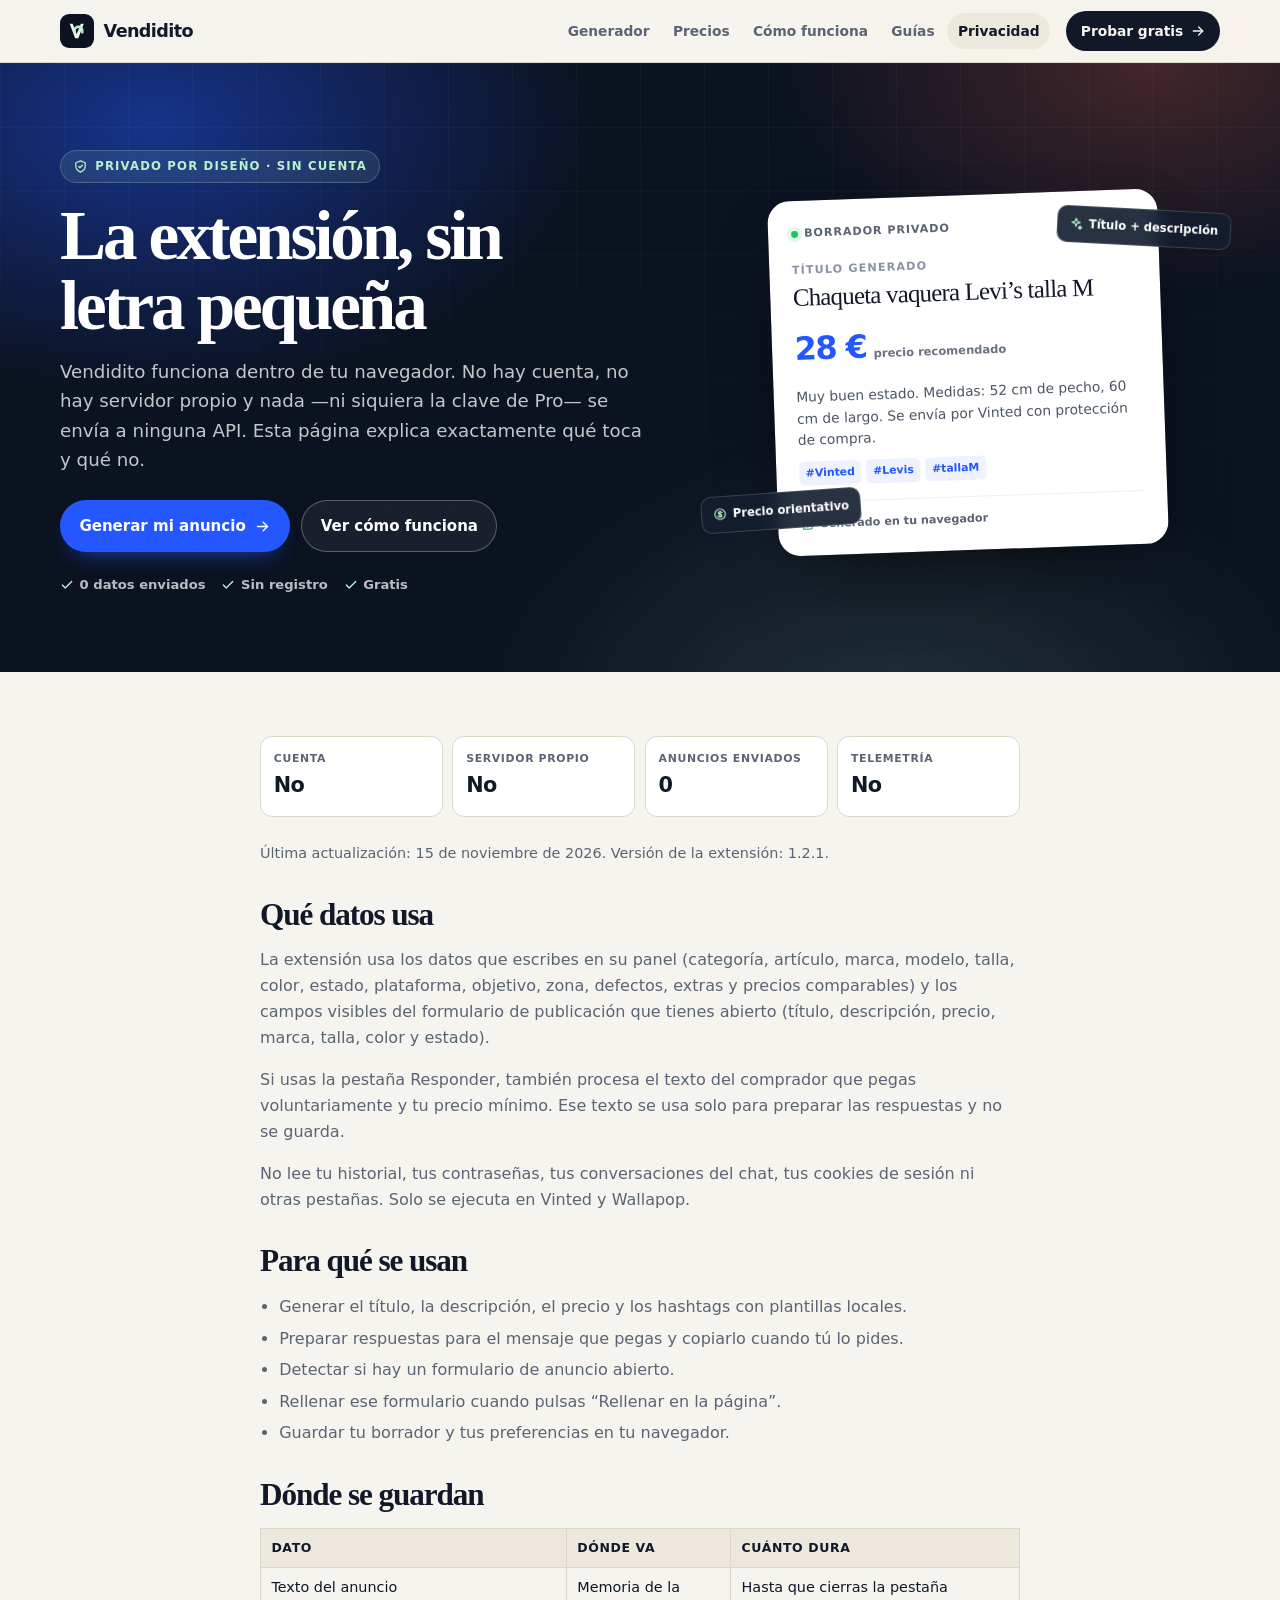
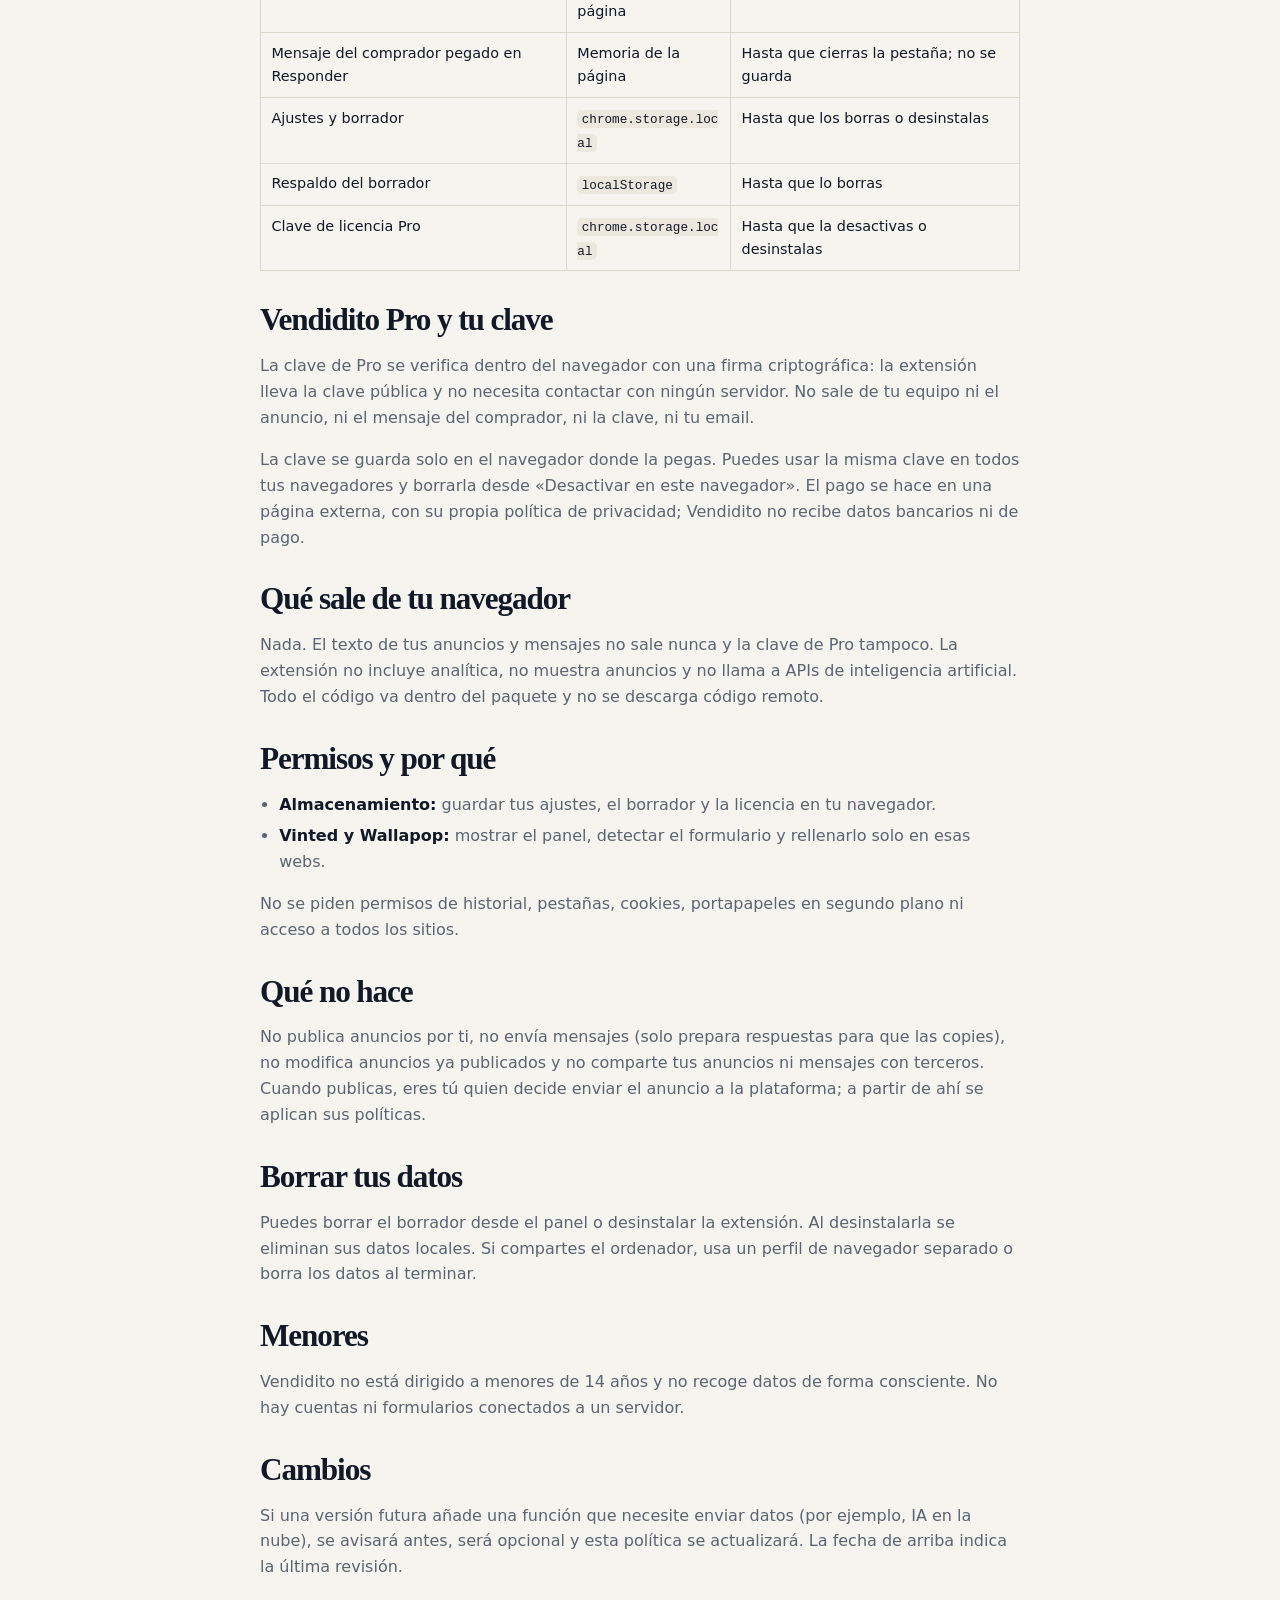
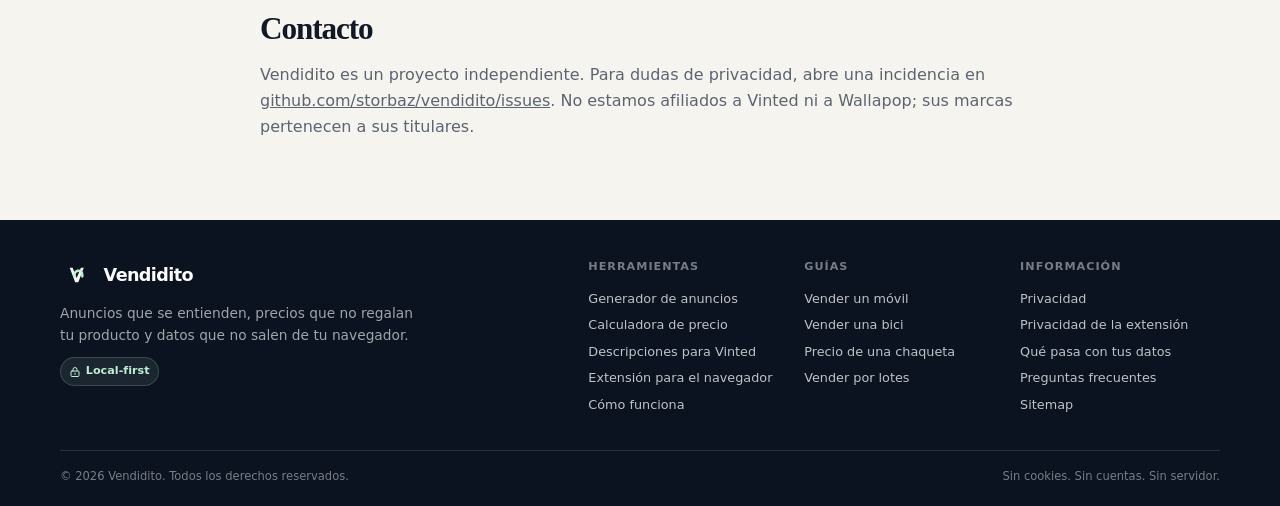
<file: privacidad-extension.html>
<!doctype html>
<html lang="es">
<head>
<meta charset="utf-8">
<meta name="viewport" content="width=device-width, initial-scale=1">
<title>Privacidad de la extensión — Vendidito</title>
<meta name="description" content="Qué datos usa la extensión Vendidito, dónde se guardan y por qué tu anuncio no sale del navegador. Sin cuenta y sin telemetría.">
<link rel="canonical" href="https://storbaz.github.io/vendidito/privacidad-extension.html">
<meta name="robots" content="index,follow,max-image-preview:large">
<meta name="theme-color" content="#0b1220">
<meta property="og:type" content="website">
<meta property="og:locale" content="es_ES">
<meta property="og:site_name" content="Vendidito">
<meta property="og:title" content="Privacidad de la extensión — Vendidito">
<meta property="og:description" content="Qué datos usa la extensión Vendidito, dónde se guardan y por qué tu anuncio no sale del navegador. Sin cuenta y sin telemetría.">
<meta property="og:url" content="https://storbaz.github.io/vendidito/privacidad-extension.html">
<meta property="og:image" content="https://storbaz.github.io/vendidito/assets/og.png">
<meta name="twitter:card" content="summary_large_image">
<meta name="twitter:title" content="Privacidad de la extensión — Vendidito">
<meta name="twitter:description" content="Qué datos usa la extensión Vendidito, dónde se guardan y por qué tu anuncio no sale del navegador. Sin cuenta y sin telemetría.">
<meta name="twitter:image" content="https://storbaz.github.io/vendidito/assets/og.png">
<link rel="icon" href="assets/icon.svg" type="image/svg+xml">
<link rel="apple-touch-icon" href="assets/icon.svg">
<link rel="manifest" href="manifest.webmanifest">
<link rel="stylesheet" href="assets/style.css?v=1">
<script type="application/ld+json">{"@context":"https://schema.org","@type":"WebPage","name":"Privacidad de la extensión Vendidito","url":"https://storbaz.github.io/vendidito/privacidad-extension.html","inLanguage":"es"}</script>
</head>
<body class="">
<a class="skip" href="#contenido">Saltar al contenido</a>

<header class="site-header">
  <div class="wrap header-inner">
    <a class="brand" href="index.html" aria-label="Vendidito, inicio">
      <img src="assets/icon.svg" alt="" width="34" height="34">
      <span>Vendidito</span>
    </a>
    <nav class="nav" aria-label="Principal"><a href="index.html#generador">Generador</a><a href="precios.html">Precios</a><a href="como-funciona.html">Cómo funciona</a><a href="index.html#guias">Guías</a><a href="privacidad.html" aria-current="page">Privacidad</a></nav>
    <a class="header-cta" href="index.html#generador">Probar gratis <svg viewBox="0 0 24 24" fill="none" stroke="currentColor" stroke-width="2" stroke-linecap="round" stroke-linejoin="round" aria-hidden="true"><path d="M5 12h14"/><path d="m13 6 6 6-6 6"/></svg></a>
  </div>
</header>

<main id="contenido">
  <section class="hero">
    <div class="wrap hero-grid">
      <div class="hero-copy">
        <span class="eyebrow"><svg viewBox="0 0 24 24" fill="none" stroke="currentColor" stroke-width="2" stroke-linecap="round" stroke-linejoin="round" aria-hidden="true"><path d="M12 3 4.5 6v5.5c0 4.4 3.1 7.6 7.5 9.5 4.4-1.9 7.5-5.1 7.5-9.5V6L12 3Z"/><path d="m9 12 2 2 4-4"/></svg> Privado por diseño · Sin cuenta</span>
        <h1>La extensión, sin letra pequeña</h1>
        <p class="lede">Vendidito funciona dentro de tu navegador. No hay cuenta, no hay servidor propio y nada —ni siquiera la clave de Pro— se envía a ninguna API. Esta página explica exactamente qué toca y qué no.</p>
        <div class="hero-actions">
          <a class="button button-primary" href="#generador">Generar mi anuncio <svg viewBox="0 0 24 24" fill="none" stroke="currentColor" stroke-width="2" stroke-linecap="round" stroke-linejoin="round" aria-hidden="true"><path d="M5 12h14"/><path d="m13 6 6 6-6 6"/></svg></a>
          <a class="button button-ghost" href="como-funciona.html">Ver cómo funciona</a>
        </div>
        <ul class="trust-list" aria-label="Ventajas">
          <li><svg viewBox="0 0 24 24" fill="none" stroke="currentColor" stroke-width="2.4" stroke-linecap="round" stroke-linejoin="round" aria-hidden="true"><path d="m4 12 5 5L20 6"/></svg> 0 datos enviados</li>
          <li><svg viewBox="0 0 24 24" fill="none" stroke="currentColor" stroke-width="2.4" stroke-linecap="round" stroke-linejoin="round" aria-hidden="true"><path d="m4 12 5 5L20 6"/></svg> Sin registro</li>
          <li><svg viewBox="0 0 24 24" fill="none" stroke="currentColor" stroke-width="2.4" stroke-linecap="round" stroke-linejoin="round" aria-hidden="true"><path d="m4 12 5 5L20 6"/></svg> Gratis</li>
        </ul>
      </div>
      <div class="hero-visual" aria-hidden="true">
        <div class="demo-card">
          <div class="demo-top"><span class="dot"></span> Borrador privado <span class="mini-badge">LOCAL</span></div>
          <div class="demo-label">Título generado</div>
          <div class="demo-title">Chaqueta vaquera Levi’s talla M</div>
          <div class="demo-price">28 € <span>precio recomendado</span></div>
          <p class="demo-copy">Muy buen estado. Medidas: 52 cm de pecho, 60 cm de largo. Se envía por Vinted con protección de compra.</p>
          <div class="demo-tags"><span>#Vinted</span><span>#Levis</span><span>#tallaM</span></div>
          <div class="demo-foot"><svg viewBox="0 0 24 24" fill="none" stroke="currentColor" stroke-width="2" stroke-linecap="round" stroke-linejoin="round" aria-hidden="true"><rect x="4" y="10" width="16" height="11" rx="2"/><path d="M8 10V7a4 4 0 0 1 8 0v3"/><path d="M12 14v3"/></svg> Generado en tu navegador</div>
        </div>
        <div class="float-chip chip-one"><svg viewBox="0 0 24 24" fill="none" stroke="currentColor" stroke-width="2" stroke-linecap="round" stroke-linejoin="round" aria-hidden="true"><path d="m12 3 1.8 5.2L19 10l-5.2 1.8L12 17l-1.8-5.2L5 10l5.2-1.8L12 3Z"/><path d="m19 16 .9 2.1L22 19l-2.1.9L19 22l-.9-2.1L16 19l2.1-.9L19 16Z"/></svg> Título + descripción</div>
        <div class="float-chip chip-two"><svg viewBox="0 0 24 24" fill="none" stroke="currentColor" stroke-width="2" stroke-linecap="round" stroke-linejoin="round" aria-hidden="true"><circle cx="12" cy="12" r="9"/><path d="M12 7v10"/><path d="M15.5 9.5c-.6-1-1.8-1.5-3.5-1.5-2 0-3 .9-3 2 0 3 6 1.5 6 4.5 0 1.2-1.2 2-3 2-1.8 0-3.1-.6-3.7-1.7"/></svg> Precio orientativo</div>
      </div>
    </div>
  </section>

  <section class="section"><div class="wrap prose privacy-prose" id="datos">
      <div class="privacy-summary">
        <div><span>Cuenta</span><strong>No</strong></div>
        <div><span>Servidor propio</span><strong>No</strong></div>
        <div><span>Anuncios enviados</span><strong>0</strong></div>
        <div><span>Telemetría</span><strong>No</strong></div>
      </div>
      <p class="muted-note">Última actualización: 15 de noviembre de 2026. Versión de la extensión: 1.2.1.</p>
      <h2>Qué datos usa</h2>
      <p>La extensión usa los datos que escribes en su panel (categoría, artículo, marca, modelo, talla, color, estado, plataforma, objetivo, zona, defectos, extras y precios comparables) y los campos visibles del formulario de publicación que tienes abierto (título, descripción, precio, marca, talla, color y estado).</p>
      <p>Si usas la pestaña Responder, también procesa el texto del comprador que pegas voluntariamente y tu precio mínimo. Ese texto se usa solo para preparar las respuestas y no se guarda.</p>
      <p>No lee tu historial, tus contraseñas, tus conversaciones del chat, tus cookies de sesión ni otras pestañas. Solo se ejecuta en Vinted y Wallapop.</p>
      <h2>Para qué se usan</h2>
      <ul>
        <li>Generar el título, la descripción, el precio y los hashtags con plantillas locales.</li>
        <li>Preparar respuestas para el mensaje que pegas y copiarlo cuando tú lo pides.</li>
        <li>Detectar si hay un formulario de anuncio abierto.</li>
        <li>Rellenar ese formulario cuando pulsas “Rellenar en la página”.</li>
        <li>Guardar tu borrador y tus preferencias en tu navegador.</li>
      </ul>
      <h2>Dónde se guardan</h2>
      <table>
        <thead><tr><th>Dato</th><th>Dónde va</th><th>Cuánto dura</th></tr></thead>
        <tbody>
          <tr><td>Texto del anuncio</td><td>Memoria de la página</td><td>Hasta que cierras la pestaña</td></tr>
          <tr><td>Mensaje del comprador pegado en Responder</td><td>Memoria de la página</td><td>Hasta que cierras la pestaña; no se guarda</td></tr>
          <tr><td>Ajustes y borrador</td><td><code>chrome.storage.local</code></td><td>Hasta que los borras o desinstalas</td></tr>
          <tr><td>Respaldo del borrador</td><td><code>localStorage</code></td><td>Hasta que lo borras</td></tr>
          <tr><td>Clave de licencia Pro</td><td><code>chrome.storage.local</code></td><td>Hasta que la desactivas o desinstalas</td></tr>
        </tbody>
      </table>
      <h2>Vendidito Pro y tu clave</h2>
      <p>La clave de Pro se verifica dentro del navegador con una firma criptográfica: la extensión lleva la clave pública y no necesita contactar con ningún servidor. No sale de tu equipo ni el anuncio, ni el mensaje del comprador, ni la clave, ni tu email.</p>
      <p>La clave se guarda solo en el navegador donde la pegas. Puedes usar la misma clave en todos tus navegadores y borrarla desde «Desactivar en este navegador». El pago se hace en una página externa, con su propia política de privacidad; Vendidito no recibe datos bancarios ni de pago.</p>
      <h2>Qué sale de tu navegador</h2>
      <p>Nada. El texto de tus anuncios y mensajes no sale nunca y la clave de Pro tampoco. La extensión no incluye analítica, no muestra anuncios y no llama a APIs de inteligencia artificial. Todo el código va dentro del paquete y no se descarga código remoto.</p>
      <h2>Permisos y por qué</h2>
      <ul>
        <li><strong>Almacenamiento:</strong> guardar tus ajustes, el borrador y la licencia en tu navegador.</li>
        <li><strong>Vinted y Wallapop:</strong> mostrar el panel, detectar el formulario y rellenarlo solo en esas webs.</li>
      </ul>
      <p>No se piden permisos de historial, pestañas, cookies, portapapeles en segundo plano ni acceso a todos los sitios.</p>
      <h2>Qué no hace</h2>
      <p>No publica anuncios por ti, no envía mensajes (solo prepara respuestas para que las copies), no modifica anuncios ya publicados y no comparte tus anuncios ni mensajes con terceros. Cuando publicas, eres tú quien decide enviar el anuncio a la plataforma; a partir de ahí se aplican sus políticas.</p>
      <h2>Borrar tus datos</h2>
      <p>Puedes borrar el borrador desde el panel o desinstalar la extensión. Al desinstalarla se eliminan sus datos locales. Si compartes el ordenador, usa un perfil de navegador separado o borra los datos al terminar.</p>
      <h2>Menores</h2>
      <p>Vendidito no está dirigido a menores de 14 años y no recoge datos de forma consciente. No hay cuentas ni formularios conectados a un servidor.</p>
      <h2>Cambios</h2>
      <p>Si una versión futura añade una función que necesite enviar datos (por ejemplo, IA en la nube), se avisará antes, será opcional y esta política se actualizará. La fecha de arriba indica la última revisión.</p>
      <h2>Contacto</h2>
      <p>Vendidito es un proyecto independiente. Para dudas de privacidad, abre una incidencia en <a href="https://github.com/storbaz/vendidito/issues">github.com/storbaz/vendidito/issues</a>. No estamos afiliados a Vinted ni a Wallapop; sus marcas pertenecen a sus titulares.</p>
    </div></section>
</main>

<footer class="site-footer">
  <div class="wrap">
    <div class="footer-grid">
      <div class="footer-brand">
        <a class="brand" href="index.html" aria-label="Vendidito, inicio">
          <img src="assets/icon.svg" alt="" width="34" height="34">
          <span>Vendidito</span>
        </a>
        <p>Anuncios que se entienden, precios que no regalan tu producto y datos que no salen de tu navegador.</p>
        <span class="privacy-pill"><svg viewBox="0 0 24 24" fill="none" stroke="currentColor" stroke-width="2" stroke-linecap="round" stroke-linejoin="round" aria-hidden="true"><rect x="4" y="10" width="16" height="11" rx="2"/><path d="M8 10V7a4 4 0 0 1 8 0v3"/><path d="M12 14v3"/></svg> Local-first</span>
      </div>
      <div class="footer-cols">
        <div>
          <h3>Herramientas</h3>
          <a href="index.html#generador">Generador de anuncios</a>
          <a href="precios.html">Calculadora de precio</a>
          <a href="generador-de-descripciones-para-vinted.html">Descripciones para Vinted</a>
          <a href="https://github.com/storbaz/vendidito/releases/tag/v1.1.0">Extensión para el navegador</a>
          <a href="como-funciona.html">Cómo funciona</a>
        </div>
        <div>
          <h3>Guías</h3>
          <a href="como-vender-movil-usado-wallapop.html">Vender un móvil</a>
          <a href="descripcion-para-vender-una-bici.html">Vender una bici</a>
          <a href="que-precio-poner-chaqueta-vinted.html">Precio de una chaqueta</a>
          <a href="vender-ropa-usada-por-lotes.html">Vender por lotes</a>
        </div>
        <div>
          <h3>Información</h3>
          <a href="privacidad.html">Privacidad</a>
          <a href="privacidad-extension.html">Privacidad de la extensión</a>
          <a href="privacidad.html#datos">Qué pasa con tus datos</a>
          <a href="index.html#faq">Preguntas frecuentes</a>
          <a href="sitemap.xml">Sitemap</a>
        </div>
      </div>
    </div>
    <div class="legal">
      <span>© <span id="year">2026</span> Vendidito. Todos los derechos reservados.</span>
      <span>Sin cookies. Sin cuentas. Sin servidor.</span>
    </div>
  </div>
</footer>
<script src="assets/catalog.js?v=1"></script>
<script src="assets/app.js?v=1" defer></script>
</body>
</html>
</file>
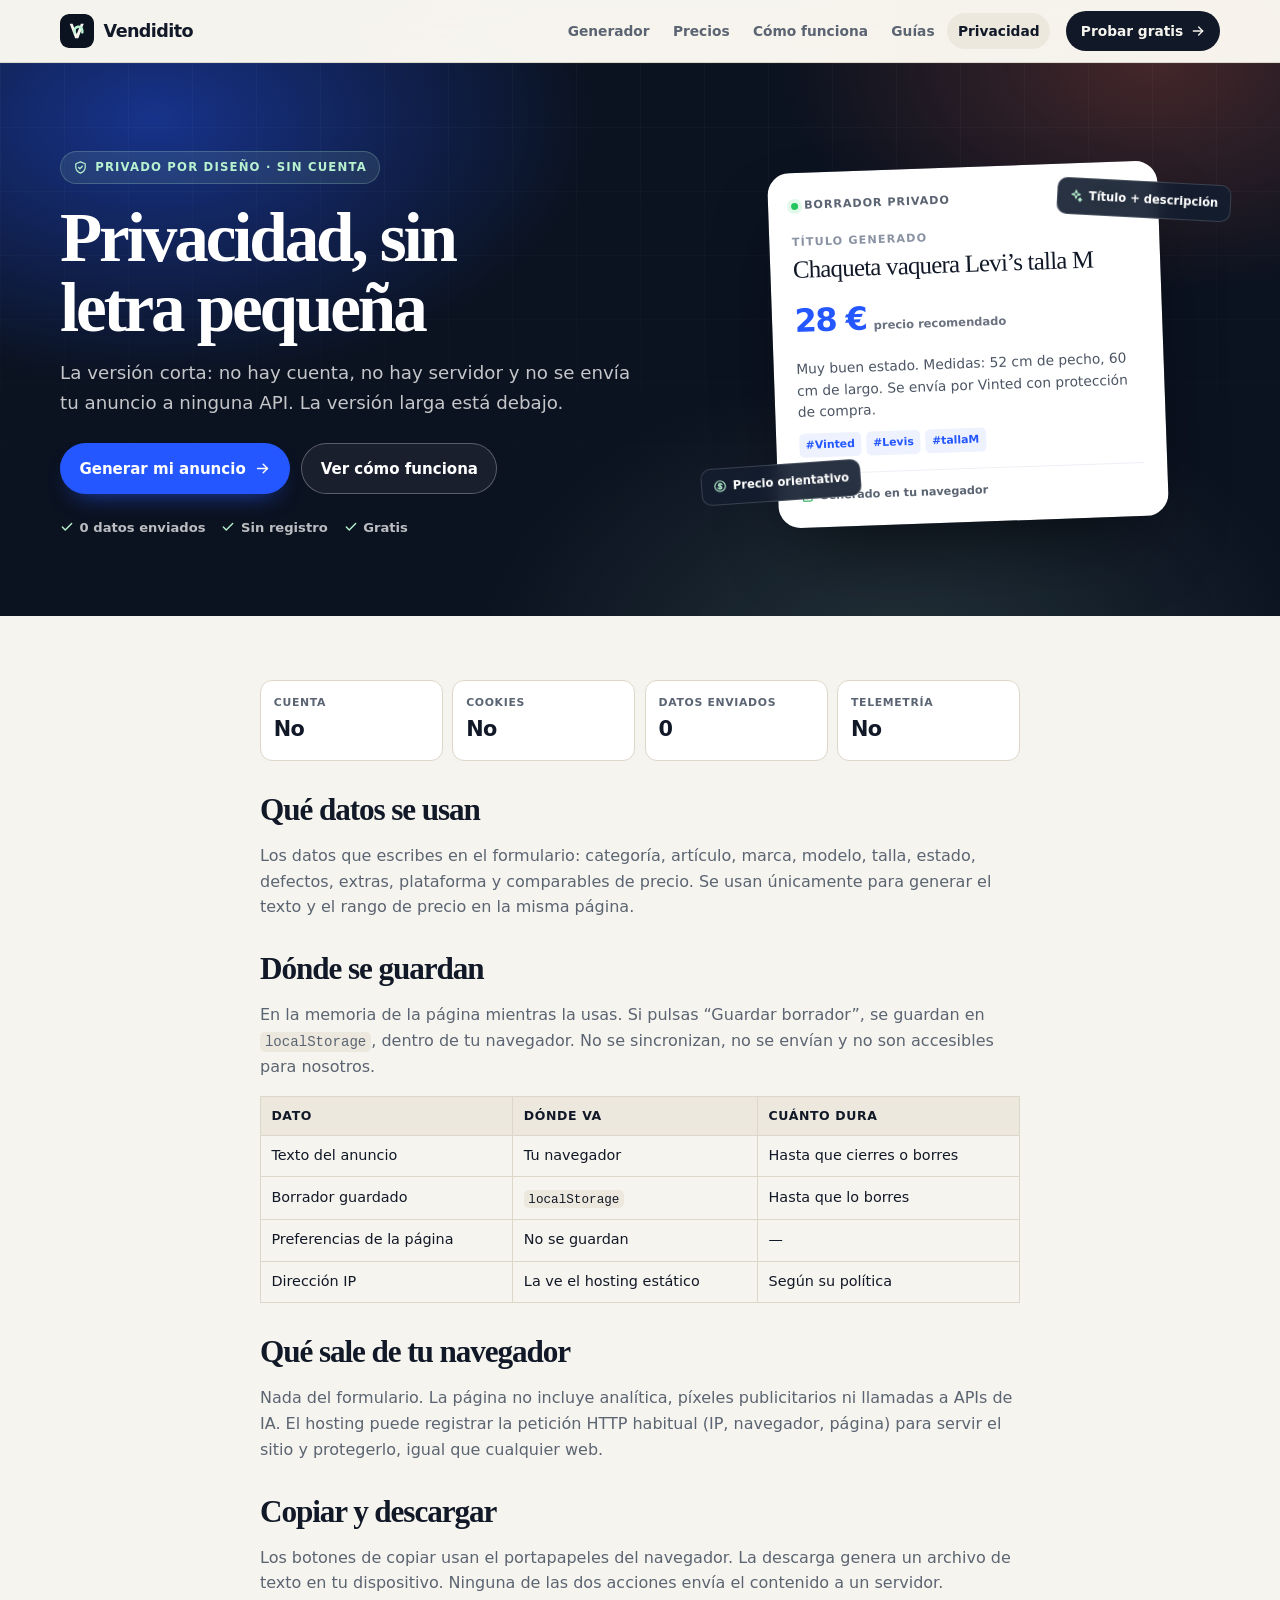
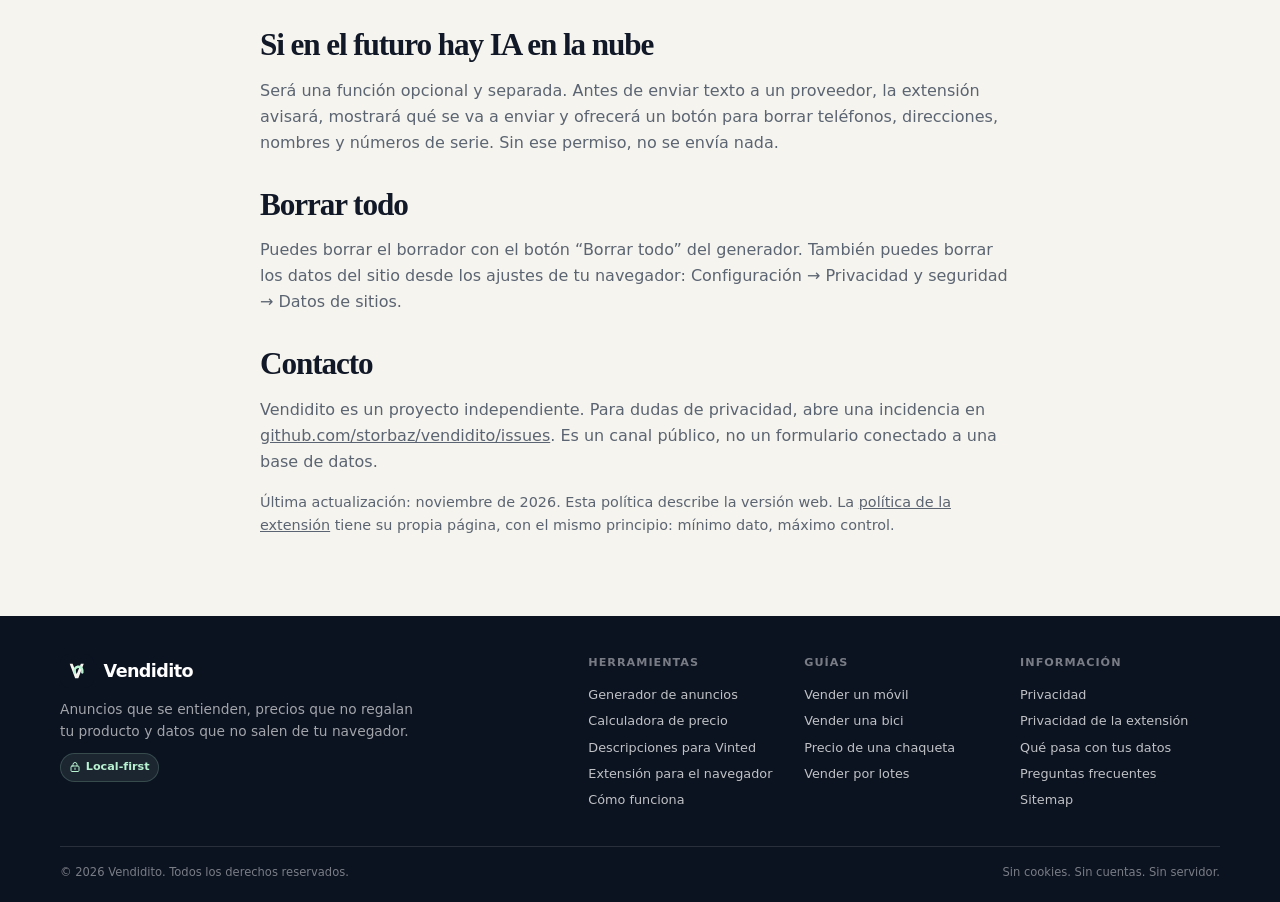
<file: privacidad.html>
<!doctype html>
<html lang="es">
<head>
<meta charset="utf-8">
<meta name="viewport" content="width=device-width, initial-scale=1">
<title>Privacidad — Vendidito no envía tus datos</title>
<meta name="description" content="Qué datos usa Vendidito, dónde se guardan y qué sale de tu navegador. Sin cuentas, sin cookies y sin telemetría.">
<link rel="canonical" href="https://storbaz.github.io/vendidito/privacidad.html">
<meta name="robots" content="index,follow,max-image-preview:large">
<meta name="theme-color" content="#0b1220">
<meta property="og:type" content="website">
<meta property="og:locale" content="es_ES">
<meta property="og:site_name" content="Vendidito">
<meta property="og:title" content="Privacidad — Vendidito no envía tus datos">
<meta property="og:description" content="Qué datos usa Vendidito, dónde se guardan y qué sale de tu navegador. Sin cuentas, sin cookies y sin telemetría.">
<meta property="og:url" content="https://storbaz.github.io/vendidito/privacidad.html">
<meta property="og:image" content="https://storbaz.github.io/vendidito/assets/og.png">
<meta name="twitter:card" content="summary_large_image">
<meta name="twitter:title" content="Privacidad — Vendidito no envía tus datos">
<meta name="twitter:description" content="Qué datos usa Vendidito, dónde se guardan y qué sale de tu navegador. Sin cuentas, sin cookies y sin telemetría.">
<meta name="twitter:image" content="https://storbaz.github.io/vendidito/assets/og.png">
<link rel="icon" href="assets/icon.svg" type="image/svg+xml">
<link rel="apple-touch-icon" href="assets/icon.svg">
<link rel="manifest" href="manifest.webmanifest">
<link rel="stylesheet" href="assets/style.css?v=1">
<script type="application/ld+json">{"@context":"https://schema.org","@type":"WebPage","name":"Privacidad de Vendidito","url":"https://storbaz.github.io/vendidito/privacidad.html","inLanguage":"es"}</script>
</head>
<body class="">
<a class="skip" href="#contenido">Saltar al contenido</a>

<header class="site-header">
  <div class="wrap header-inner">
    <a class="brand" href="index.html" aria-label="Vendidito, inicio">
      <img src="assets/icon.svg" alt="" width="34" height="34">
      <span>Vendidito</span>
    </a>
    <nav class="nav" aria-label="Principal"><a href="index.html#generador">Generador</a><a href="precios.html">Precios</a><a href="como-funciona.html">Cómo funciona</a><a href="index.html#guias">Guías</a><a href="privacidad.html" aria-current="page">Privacidad</a></nav>
    <a class="header-cta" href="index.html#generador">Probar gratis <svg viewBox="0 0 24 24" fill="none" stroke="currentColor" stroke-width="2" stroke-linecap="round" stroke-linejoin="round" aria-hidden="true"><path d="M5 12h14"/><path d="m13 6 6 6-6 6"/></svg></a>
  </div>
</header>

<main id="contenido">
  <section class="hero">
    <div class="wrap hero-grid">
      <div class="hero-copy">
        <span class="eyebrow"><svg viewBox="0 0 24 24" fill="none" stroke="currentColor" stroke-width="2" stroke-linecap="round" stroke-linejoin="round" aria-hidden="true"><path d="M12 3 4.5 6v5.5c0 4.4 3.1 7.6 7.5 9.5 4.4-1.9 7.5-5.1 7.5-9.5V6L12 3Z"/><path d="m9 12 2 2 4-4"/></svg> Privado por diseño · Sin cuenta</span>
        <h1>Privacidad, sin letra pequeña</h1>
        <p class="lede">La versión corta: no hay cuenta, no hay servidor y no se envía tu anuncio a ninguna API. La versión larga está debajo.</p>
        <div class="hero-actions">
          <a class="button button-primary" href="#generador">Generar mi anuncio <svg viewBox="0 0 24 24" fill="none" stroke="currentColor" stroke-width="2" stroke-linecap="round" stroke-linejoin="round" aria-hidden="true"><path d="M5 12h14"/><path d="m13 6 6 6-6 6"/></svg></a>
          <a class="button button-ghost" href="como-funciona.html">Ver cómo funciona</a>
        </div>
        <ul class="trust-list" aria-label="Ventajas">
          <li><svg viewBox="0 0 24 24" fill="none" stroke="currentColor" stroke-width="2.4" stroke-linecap="round" stroke-linejoin="round" aria-hidden="true"><path d="m4 12 5 5L20 6"/></svg> 0 datos enviados</li>
          <li><svg viewBox="0 0 24 24" fill="none" stroke="currentColor" stroke-width="2.4" stroke-linecap="round" stroke-linejoin="round" aria-hidden="true"><path d="m4 12 5 5L20 6"/></svg> Sin registro</li>
          <li><svg viewBox="0 0 24 24" fill="none" stroke="currentColor" stroke-width="2.4" stroke-linecap="round" stroke-linejoin="round" aria-hidden="true"><path d="m4 12 5 5L20 6"/></svg> Gratis</li>
        </ul>
      </div>
      <div class="hero-visual" aria-hidden="true">
        <div class="demo-card">
          <div class="demo-top"><span class="dot"></span> Borrador privado <span class="mini-badge">LOCAL</span></div>
          <div class="demo-label">Título generado</div>
          <div class="demo-title">Chaqueta vaquera Levi’s talla M</div>
          <div class="demo-price">28 € <span>precio recomendado</span></div>
          <p class="demo-copy">Muy buen estado. Medidas: 52 cm de pecho, 60 cm de largo. Se envía por Vinted con protección de compra.</p>
          <div class="demo-tags"><span>#Vinted</span><span>#Levis</span><span>#tallaM</span></div>
          <div class="demo-foot"><svg viewBox="0 0 24 24" fill="none" stroke="currentColor" stroke-width="2" stroke-linecap="round" stroke-linejoin="round" aria-hidden="true"><rect x="4" y="10" width="16" height="11" rx="2"/><path d="M8 10V7a4 4 0 0 1 8 0v3"/><path d="M12 14v3"/></svg> Generado en tu navegador</div>
        </div>
        <div class="float-chip chip-one"><svg viewBox="0 0 24 24" fill="none" stroke="currentColor" stroke-width="2" stroke-linecap="round" stroke-linejoin="round" aria-hidden="true"><path d="m12 3 1.8 5.2L19 10l-5.2 1.8L12 17l-1.8-5.2L5 10l5.2-1.8L12 3Z"/><path d="m19 16 .9 2.1L22 19l-2.1.9L19 22l-.9-2.1L16 19l2.1-.9L19 16Z"/></svg> Título + descripción</div>
        <div class="float-chip chip-two"><svg viewBox="0 0 24 24" fill="none" stroke="currentColor" stroke-width="2" stroke-linecap="round" stroke-linejoin="round" aria-hidden="true"><circle cx="12" cy="12" r="9"/><path d="M12 7v10"/><path d="M15.5 9.5c-.6-1-1.8-1.5-3.5-1.5-2 0-3 .9-3 2 0 3 6 1.5 6 4.5 0 1.2-1.2 2-3 2-1.8 0-3.1-.6-3.7-1.7"/></svg> Precio orientativo</div>
      </div>
    </div>
  </section>

  <section class="section"><div class="wrap prose privacy-prose" id="datos">
      <div class="privacy-summary">
        <div><span>Cuenta</span><strong>No</strong></div>
        <div><span>Cookies</span><strong>No</strong></div>
        <div><span>Datos enviados</span><strong>0</strong></div>
        <div><span>Telemetría</span><strong>No</strong></div>
      </div>
      <h2>Qué datos se usan</h2>
      <p>Los datos que escribes en el formulario: categoría, artículo, marca, modelo, talla, estado, defectos, extras, plataforma y comparables de precio. Se usan únicamente para generar el texto y el rango de precio en la misma página.</p>
      <h2>Dónde se guardan</h2>
      <p>En la memoria de la página mientras la usas. Si pulsas “Guardar borrador”, se guardan en <code>localStorage</code>, dentro de tu navegador. No se sincronizan, no se envían y no son accesibles para nosotros.</p>
      <table>
        <thead><tr><th>Dato</th><th>Dónde va</th><th>Cuánto dura</th></tr></thead>
        <tbody>
          <tr><td>Texto del anuncio</td><td>Tu navegador</td><td>Hasta que cierres o borres</td></tr>
          <tr><td>Borrador guardado</td><td><code>localStorage</code></td><td>Hasta que lo borres</td></tr>
          <tr><td>Preferencias de la página</td><td>No se guardan</td><td>—</td></tr>
          <tr><td>Dirección IP</td><td>La ve el hosting estático</td><td>Según su política</td></tr>
        </tbody>
      </table>
      <h2>Qué sale de tu navegador</h2>
      <p>Nada del formulario. La página no incluye analítica, píxeles publicitarios ni llamadas a APIs de IA. El hosting puede registrar la petición HTTP habitual (IP, navegador, página) para servir el sitio y protegerlo, igual que cualquier web.</p>
      <h2>Copiar y descargar</h2>
      <p>Los botones de copiar usan el portapapeles del navegador. La descarga genera un archivo de texto en tu dispositivo. Ninguna de las dos acciones envía el contenido a un servidor.</p>
      <h2>Si en el futuro hay IA en la nube</h2>
      <p>Será una función opcional y separada. Antes de enviar texto a un proveedor, la extensión avisará, mostrará qué se va a enviar y ofrecerá un botón para borrar teléfonos, direcciones, nombres y números de serie. Sin ese permiso, no se envía nada.</p>
      <h2>Borrar todo</h2>
      <p>Puedes borrar el borrador con el botón “Borrar todo” del generador. También puedes borrar los datos del sitio desde los ajustes de tu navegador: Configuración → Privacidad y seguridad → Datos de sitios.</p>
      <h2>Contacto</h2>
      <p>Vendidito es un proyecto independiente. Para dudas de privacidad, abre una incidencia en <a href="https://github.com/storbaz/vendidito/issues">github.com/storbaz/vendidito/issues</a>. Es un canal público, no un formulario conectado a una base de datos.</p>
      <p class="muted-note">Última actualización: noviembre de 2026. Esta política describe la versión web. La <a href="privacidad-extension.html">política de la extensión</a> tiene su propia página, con el mismo principio: mínimo dato, máximo control.</p>
    </div></section>
</main>

<footer class="site-footer">
  <div class="wrap">
    <div class="footer-grid">
      <div class="footer-brand">
        <a class="brand" href="index.html" aria-label="Vendidito, inicio">
          <img src="assets/icon.svg" alt="" width="34" height="34">
          <span>Vendidito</span>
        </a>
        <p>Anuncios que se entienden, precios que no regalan tu producto y datos que no salen de tu navegador.</p>
        <span class="privacy-pill"><svg viewBox="0 0 24 24" fill="none" stroke="currentColor" stroke-width="2" stroke-linecap="round" stroke-linejoin="round" aria-hidden="true"><rect x="4" y="10" width="16" height="11" rx="2"/><path d="M8 10V7a4 4 0 0 1 8 0v3"/><path d="M12 14v3"/></svg> Local-first</span>
      </div>
      <div class="footer-cols">
        <div>
          <h3>Herramientas</h3>
          <a href="index.html#generador">Generador de anuncios</a>
          <a href="precios.html">Calculadora de precio</a>
          <a href="generador-de-descripciones-para-vinted.html">Descripciones para Vinted</a>
          <a href="https://github.com/storbaz/vendidito/releases/tag/v1.1.0">Extensión para el navegador</a>
          <a href="como-funciona.html">Cómo funciona</a>
        </div>
        <div>
          <h3>Guías</h3>
          <a href="como-vender-movil-usado-wallapop.html">Vender un móvil</a>
          <a href="descripcion-para-vender-una-bici.html">Vender una bici</a>
          <a href="que-precio-poner-chaqueta-vinted.html">Precio de una chaqueta</a>
          <a href="vender-ropa-usada-por-lotes.html">Vender por lotes</a>
        </div>
        <div>
          <h3>Información</h3>
          <a href="privacidad.html">Privacidad</a>
          <a href="privacidad-extension.html">Privacidad de la extensión</a>
          <a href="privacidad.html#datos">Qué pasa con tus datos</a>
          <a href="index.html#faq">Preguntas frecuentes</a>
          <a href="sitemap.xml">Sitemap</a>
        </div>
      </div>
    </div>
    <div class="legal">
      <span>© <span id="year">2026</span> Vendidito. Todos los derechos reservados.</span>
      <span>Sin cookies. Sin cuentas. Sin servidor.</span>
    </div>
  </div>
</footer>
<script src="assets/catalog.js?v=1"></script>
<script src="assets/app.js?v=1" defer></script>
</body>
</html>
</file>
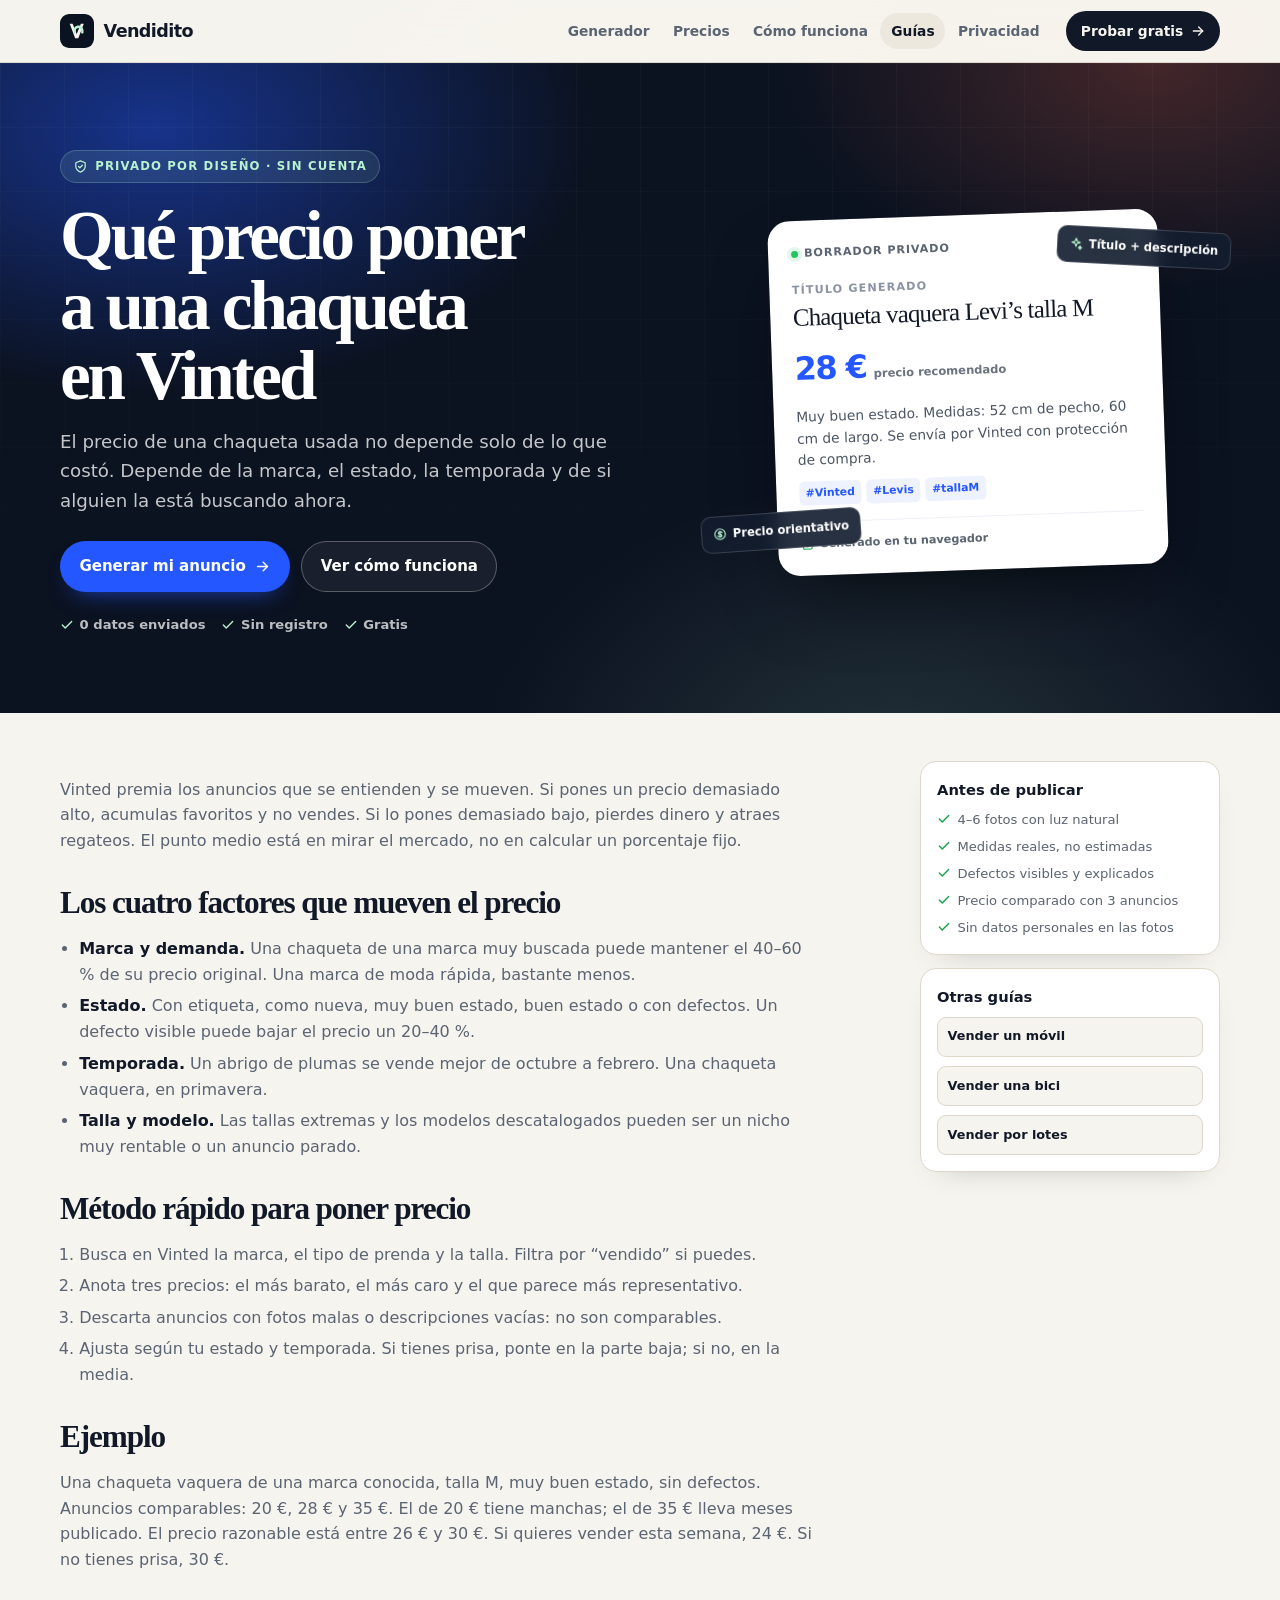
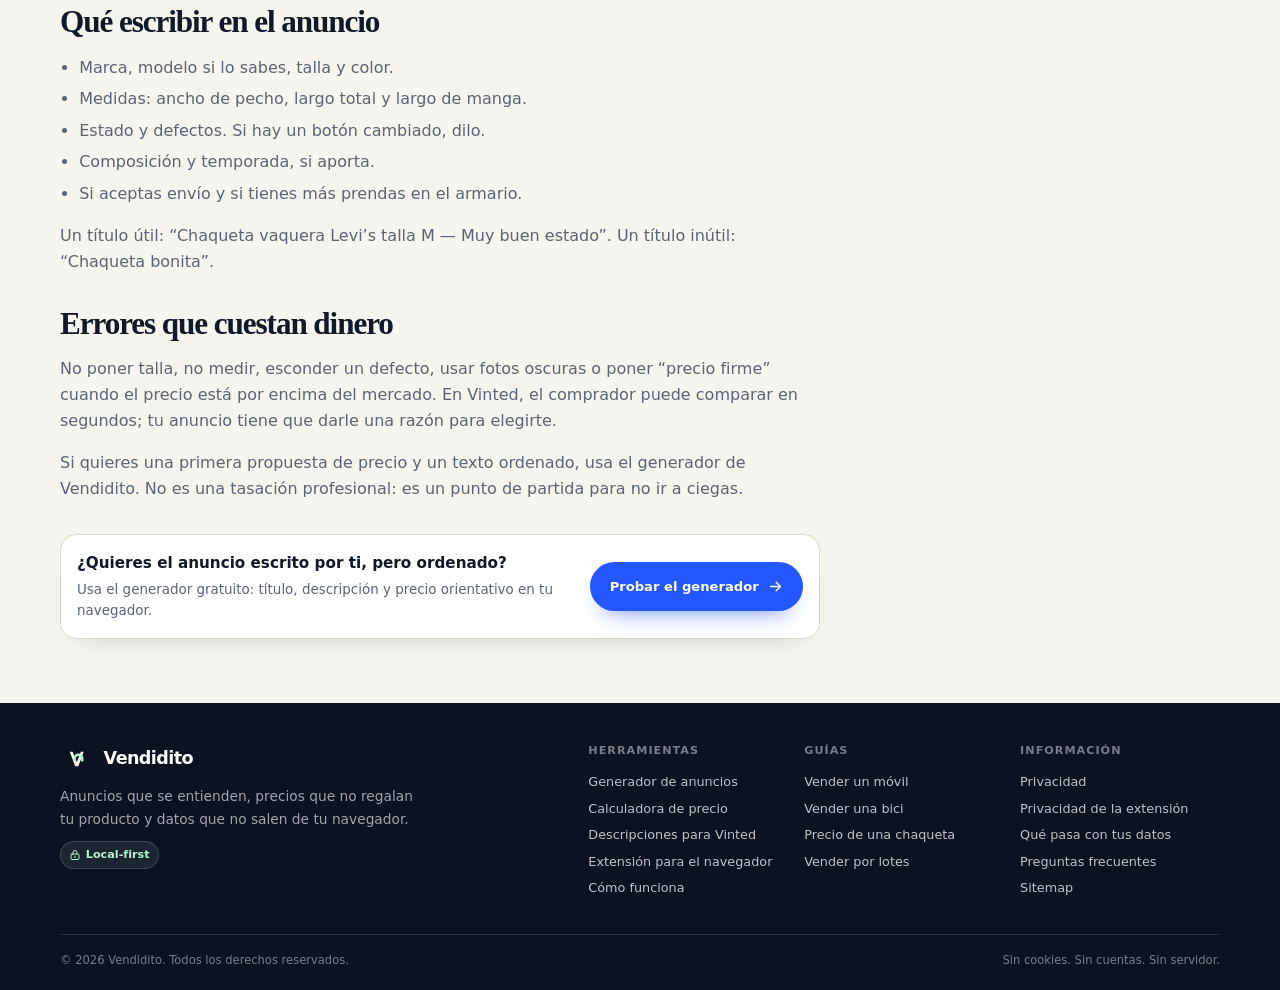
<file: que-precio-poner-chaqueta-vinted.html>
<!doctype html>
<html lang="es">
<head>
<meta charset="utf-8">
<meta name="viewport" content="width=device-width, initial-scale=1">
<title>Qué precio poner a una chaqueta en Vinted (sin regalarla) — Vendidito</title>
<meta name="description" content="Cómo calcular el precio de una chaqueta de segunda mano en Vinted según marca, estado, temporada y demanda. Errores habituales y ejemplos.">
<link rel="canonical" href="https://storbaz.github.io/vendidito/que-precio-poner-chaqueta-vinted.html">
<meta name="robots" content="index,follow,max-image-preview:large">
<meta name="theme-color" content="#0b1220">
<meta property="og:type" content="website">
<meta property="og:locale" content="es_ES">
<meta property="og:site_name" content="Vendidito">
<meta property="og:title" content="Qué precio poner a una chaqueta en Vinted (sin regalarla) — Vendidito">
<meta property="og:description" content="Cómo calcular el precio de una chaqueta de segunda mano en Vinted según marca, estado, temporada y demanda. Errores habituales y ejemplos.">
<meta property="og:url" content="https://storbaz.github.io/vendidito/que-precio-poner-chaqueta-vinted.html">
<meta property="og:image" content="https://storbaz.github.io/vendidito/assets/og.png">
<meta name="twitter:card" content="summary_large_image">
<meta name="twitter:title" content="Qué precio poner a una chaqueta en Vinted (sin regalarla) — Vendidito">
<meta name="twitter:description" content="Cómo calcular el precio de una chaqueta de segunda mano en Vinted según marca, estado, temporada y demanda. Errores habituales y ejemplos.">
<meta name="twitter:image" content="https://storbaz.github.io/vendidito/assets/og.png">
<link rel="icon" href="assets/icon.svg" type="image/svg+xml">
<link rel="apple-touch-icon" href="assets/icon.svg">
<link rel="manifest" href="manifest.webmanifest">
<link rel="stylesheet" href="assets/style.css?v=1">
<script type="application/ld+json">{"@context":"https://schema.org","@type":"Article","headline":"Qué precio poner a una chaqueta en Vinted (sin regalarla)","description":"Cómo calcular el precio de una chaqueta de segunda mano en Vinted según marca, estado, temporada y demanda. Errores habituales y ejemplos.","inLanguage":"es","author":{"@type":"Organization","name":"Vendidito"},"publisher":{"@type":"Organization","name":"Vendidito"},"mainEntityOfPage":"https://storbaz.github.io/vendidito/que-precio-poner-chaqueta-vinted.html"}</script>
</head>
<body class="">
<a class="skip" href="#contenido">Saltar al contenido</a>

<header class="site-header">
  <div class="wrap header-inner">
    <a class="brand" href="index.html" aria-label="Vendidito, inicio">
      <img src="assets/icon.svg" alt="" width="34" height="34">
      <span>Vendidito</span>
    </a>
    <nav class="nav" aria-label="Principal"><a href="index.html#generador">Generador</a><a href="precios.html">Precios</a><a href="como-funciona.html">Cómo funciona</a><a href="index.html#guias" aria-current="page">Guías</a><a href="privacidad.html">Privacidad</a></nav>
    <a class="header-cta" href="index.html#generador">Probar gratis <svg viewBox="0 0 24 24" fill="none" stroke="currentColor" stroke-width="2" stroke-linecap="round" stroke-linejoin="round" aria-hidden="true"><path d="M5 12h14"/><path d="m13 6 6 6-6 6"/></svg></a>
  </div>
</header>

<main id="contenido">
  <section class="hero">
    <div class="wrap hero-grid">
      <div class="hero-copy">
        <span class="eyebrow"><svg viewBox="0 0 24 24" fill="none" stroke="currentColor" stroke-width="2" stroke-linecap="round" stroke-linejoin="round" aria-hidden="true"><path d="M12 3 4.5 6v5.5c0 4.4 3.1 7.6 7.5 9.5 4.4-1.9 7.5-5.1 7.5-9.5V6L12 3Z"/><path d="m9 12 2 2 4-4"/></svg> Privado por diseño · Sin cuenta</span>
        <h1>Qué precio poner a una chaqueta en Vinted</h1>
        <p class="lede">El precio de una chaqueta usada no depende solo de lo que costó. Depende de la marca, el estado, la temporada y de si alguien la está buscando ahora.</p>
        <div class="hero-actions">
          <a class="button button-primary" href="#generador">Generar mi anuncio <svg viewBox="0 0 24 24" fill="none" stroke="currentColor" stroke-width="2" stroke-linecap="round" stroke-linejoin="round" aria-hidden="true"><path d="M5 12h14"/><path d="m13 6 6 6-6 6"/></svg></a>
          <a class="button button-ghost" href="como-funciona.html">Ver cómo funciona</a>
        </div>
        <ul class="trust-list" aria-label="Ventajas">
          <li><svg viewBox="0 0 24 24" fill="none" stroke="currentColor" stroke-width="2.4" stroke-linecap="round" stroke-linejoin="round" aria-hidden="true"><path d="m4 12 5 5L20 6"/></svg> 0 datos enviados</li>
          <li><svg viewBox="0 0 24 24" fill="none" stroke="currentColor" stroke-width="2.4" stroke-linecap="round" stroke-linejoin="round" aria-hidden="true"><path d="m4 12 5 5L20 6"/></svg> Sin registro</li>
          <li><svg viewBox="0 0 24 24" fill="none" stroke="currentColor" stroke-width="2.4" stroke-linecap="round" stroke-linejoin="round" aria-hidden="true"><path d="m4 12 5 5L20 6"/></svg> Gratis</li>
        </ul>
      </div>
      <div class="hero-visual" aria-hidden="true">
        <div class="demo-card">
          <div class="demo-top"><span class="dot"></span> Borrador privado <span class="mini-badge">LOCAL</span></div>
          <div class="demo-label">Título generado</div>
          <div class="demo-title">Chaqueta vaquera Levi’s talla M</div>
          <div class="demo-price">28 € <span>precio recomendado</span></div>
          <p class="demo-copy">Muy buen estado. Medidas: 52 cm de pecho, 60 cm de largo. Se envía por Vinted con protección de compra.</p>
          <div class="demo-tags"><span>#Vinted</span><span>#Levis</span><span>#tallaM</span></div>
          <div class="demo-foot"><svg viewBox="0 0 24 24" fill="none" stroke="currentColor" stroke-width="2" stroke-linecap="round" stroke-linejoin="round" aria-hidden="true"><rect x="4" y="10" width="16" height="11" rx="2"/><path d="M8 10V7a4 4 0 0 1 8 0v3"/><path d="M12 14v3"/></svg> Generado en tu navegador</div>
        </div>
        <div class="float-chip chip-one"><svg viewBox="0 0 24 24" fill="none" stroke="currentColor" stroke-width="2" stroke-linecap="round" stroke-linejoin="round" aria-hidden="true"><path d="m12 3 1.8 5.2L19 10l-5.2 1.8L12 17l-1.8-5.2L5 10l5.2-1.8L12 3Z"/><path d="m19 16 .9 2.1L22 19l-2.1.9L19 22l-.9-2.1L16 19l2.1-.9L19 16Z"/></svg> Título + descripción</div>
        <div class="float-chip chip-two"><svg viewBox="0 0 24 24" fill="none" stroke="currentColor" stroke-width="2" stroke-linecap="round" stroke-linejoin="round" aria-hidden="true"><circle cx="12" cy="12" r="9"/><path d="M12 7v10"/><path d="M15.5 9.5c-.6-1-1.8-1.5-3.5-1.5-2 0-3 .9-3 2 0 3 6 1.5 6 4.5 0 1.2-1.2 2-3 2-1.8 0-3.1-.6-3.7-1.7"/></svg> Precio orientativo</div>
      </div>
    </div>
  </section>

  <section class="section guide-page">
  <div class="wrap guide-layout">
    <article class="prose">
      
      <p>Vinted premia los anuncios que se entienden y se mueven. Si pones un precio demasiado alto, acumulas favoritos y no vendes. Si lo pones demasiado bajo, pierdes dinero y atraes regateos. El punto medio está en mirar el mercado, no en calcular un porcentaje fijo.</p>
      <h2>Los cuatro factores que mueven el precio</h2>
      <ul>
        <li><strong>Marca y demanda.</strong> Una chaqueta de una marca muy buscada puede mantener el 40–60 % de su precio original. Una marca de moda rápida, bastante menos.</li>
        <li><strong>Estado.</strong> Con etiqueta, como nueva, muy buen estado, buen estado o con defectos. Un defecto visible puede bajar el precio un 20–40 %.</li>
        <li><strong>Temporada.</strong> Un abrigo de plumas se vende mejor de octubre a febrero. Una chaqueta vaquera, en primavera.</li>
        <li><strong>Talla y modelo.</strong> Las tallas extremas y los modelos descatalogados pueden ser un nicho muy rentable o un anuncio parado.</li>
      </ul>
      <h2>Método rápido para poner precio</h2>
      <ol>
        <li>Busca en Vinted la marca, el tipo de prenda y la talla. Filtra por “vendido” si puedes.</li>
        <li>Anota tres precios: el más barato, el más caro y el que parece más representativo.</li>
        <li>Descarta anuncios con fotos malas o descripciones vacías: no son comparables.</li>
        <li>Ajusta según tu estado y temporada. Si tienes prisa, ponte en la parte baja; si no, en la media.</li>
      </ol>
      <h2>Ejemplo</h2>
      <p>Una chaqueta vaquera de una marca conocida, talla M, muy buen estado, sin defectos. Anuncios comparables: 20 €, 28 € y 35 €. El de 20 € tiene manchas; el de 35 € lleva meses publicado. El precio razonable está entre 26 € y 30 €. Si quieres vender esta semana, 24 €. Si no tienes prisa, 30 €.</p>
      <h2>Qué escribir en el anuncio</h2>
      <ul>
        <li>Marca, modelo si lo sabes, talla y color.</li>
        <li>Medidas: ancho de pecho, largo total y largo de manga.</li>
        <li>Estado y defectos. Si hay un botón cambiado, dilo.</li>
        <li>Composición y temporada, si aporta.</li>
        <li>Si aceptas envío y si tienes más prendas en el armario.</li>
      </ul>
      <p>Un título útil: “Chaqueta vaquera Levi’s talla M — Muy buen estado”. Un título inútil: “Chaqueta bonita”.</p>
      <h2>Errores que cuestan dinero</h2>
      <p>No poner talla, no medir, esconder un defecto, usar fotos oscuras o poner “precio firme” cuando el precio está por encima del mercado. En Vinted, el comprador puede comparar en segundos; tu anuncio tiene que darle una razón para elegirte.</p>
      <p>Si quieres una primera propuesta de precio y un texto ordenado, usa el generador de Vendidito. No es una tasación profesional: es un punto de partida para no ir a ciegas.</p>
    
      <div class="inline-cta">
        <div>
          <strong>¿Quieres el anuncio escrito por ti, pero ordenado?</strong>
          <p>Usa el generador gratuito: título, descripción y precio orientativo en tu navegador.</p>
        </div>
        <a class="button button-primary" href="index.html#generador">Probar el generador <svg viewBox="0 0 24 24" fill="none" stroke="currentColor" stroke-width="2" stroke-linecap="round" stroke-linejoin="round" aria-hidden="true"><path d="M5 12h14"/><path d="m13 6 6 6-6 6"/></svg></a>
      </div>
    </article>
    <aside class="guide-aside">
      <div class="aside-card">
        <h3>Antes de publicar</h3>
        <ul class="checklist">
          <li><svg viewBox="0 0 24 24" fill="none" stroke="currentColor" stroke-width="2.4" stroke-linecap="round" stroke-linejoin="round" aria-hidden="true"><path d="m4 12 5 5L20 6"/></svg> 4–6 fotos con luz natural</li>
          <li><svg viewBox="0 0 24 24" fill="none" stroke="currentColor" stroke-width="2.4" stroke-linecap="round" stroke-linejoin="round" aria-hidden="true"><path d="m4 12 5 5L20 6"/></svg> Medidas reales, no estimadas</li>
          <li><svg viewBox="0 0 24 24" fill="none" stroke="currentColor" stroke-width="2.4" stroke-linecap="round" stroke-linejoin="round" aria-hidden="true"><path d="m4 12 5 5L20 6"/></svg> Defectos visibles y explicados</li>
          <li><svg viewBox="0 0 24 24" fill="none" stroke="currentColor" stroke-width="2.4" stroke-linecap="round" stroke-linejoin="round" aria-hidden="true"><path d="m4 12 5 5L20 6"/></svg> Precio comparado con 3 anuncios</li>
          <li><svg viewBox="0 0 24 24" fill="none" stroke="currentColor" stroke-width="2.4" stroke-linecap="round" stroke-linejoin="round" aria-hidden="true"><path d="m4 12 5 5L20 6"/></svg> Sin datos personales en las fotos</li>
        </ul>
      </div>
      <div class="aside-card">
        <h3>Otras guías</h3>
        <div class="aside-links"><a class="card-link" href="como-vender-movil-usado-wallapop.html"><strong>Vender un móvil</strong><span>El precio no es el problema. El problema es no dar información suficiente para que alguien pague lo que vale.</span></a><a class="card-link" href="descripcion-para-vender-una-bici.html"><strong>Vender una bici</strong><span>Una bici no se vende con “está muy bien”. Se vende con talla, componentes y una razón para confiar.</span></a><a class="card-link" href="vender-ropa-usada-por-lotes.html"><strong>Vender por lotes</strong><span>Un lote bien montado se vende en una tarde. Un lote mal montado parece una bolsa de ropa que nadie quiere.</span></a></div>
      </div>
    </aside>
  </div>
</section>
</main>

<footer class="site-footer">
  <div class="wrap">
    <div class="footer-grid">
      <div class="footer-brand">
        <a class="brand" href="index.html" aria-label="Vendidito, inicio">
          <img src="assets/icon.svg" alt="" width="34" height="34">
          <span>Vendidito</span>
        </a>
        <p>Anuncios que se entienden, precios que no regalan tu producto y datos que no salen de tu navegador.</p>
        <span class="privacy-pill"><svg viewBox="0 0 24 24" fill="none" stroke="currentColor" stroke-width="2" stroke-linecap="round" stroke-linejoin="round" aria-hidden="true"><rect x="4" y="10" width="16" height="11" rx="2"/><path d="M8 10V7a4 4 0 0 1 8 0v3"/><path d="M12 14v3"/></svg> Local-first</span>
      </div>
      <div class="footer-cols">
        <div>
          <h3>Herramientas</h3>
          <a href="index.html#generador">Generador de anuncios</a>
          <a href="precios.html">Calculadora de precio</a>
          <a href="generador-de-descripciones-para-vinted.html">Descripciones para Vinted</a>
          <a href="https://github.com/storbaz/vendidito/releases/tag/v1.1.0">Extensión para el navegador</a>
          <a href="como-funciona.html">Cómo funciona</a>
        </div>
        <div>
          <h3>Guías</h3>
          <a href="como-vender-movil-usado-wallapop.html">Vender un móvil</a>
          <a href="descripcion-para-vender-una-bici.html">Vender una bici</a>
          <a href="que-precio-poner-chaqueta-vinted.html">Precio de una chaqueta</a>
          <a href="vender-ropa-usada-por-lotes.html">Vender por lotes</a>
        </div>
        <div>
          <h3>Información</h3>
          <a href="privacidad.html">Privacidad</a>
          <a href="privacidad-extension.html">Privacidad de la extensión</a>
          <a href="privacidad.html#datos">Qué pasa con tus datos</a>
          <a href="index.html#faq">Preguntas frecuentes</a>
          <a href="sitemap.xml">Sitemap</a>
        </div>
      </div>
    </div>
    <div class="legal">
      <span>© <span id="year">2026</span> Vendidito. Todos los derechos reservados.</span>
      <span>Sin cookies. Sin cuentas. Sin servidor.</span>
    </div>
  </div>
</footer>
<script src="assets/catalog.js?v=1"></script>
<script src="assets/app.js?v=1" defer></script>
</body>
</html>
</file>
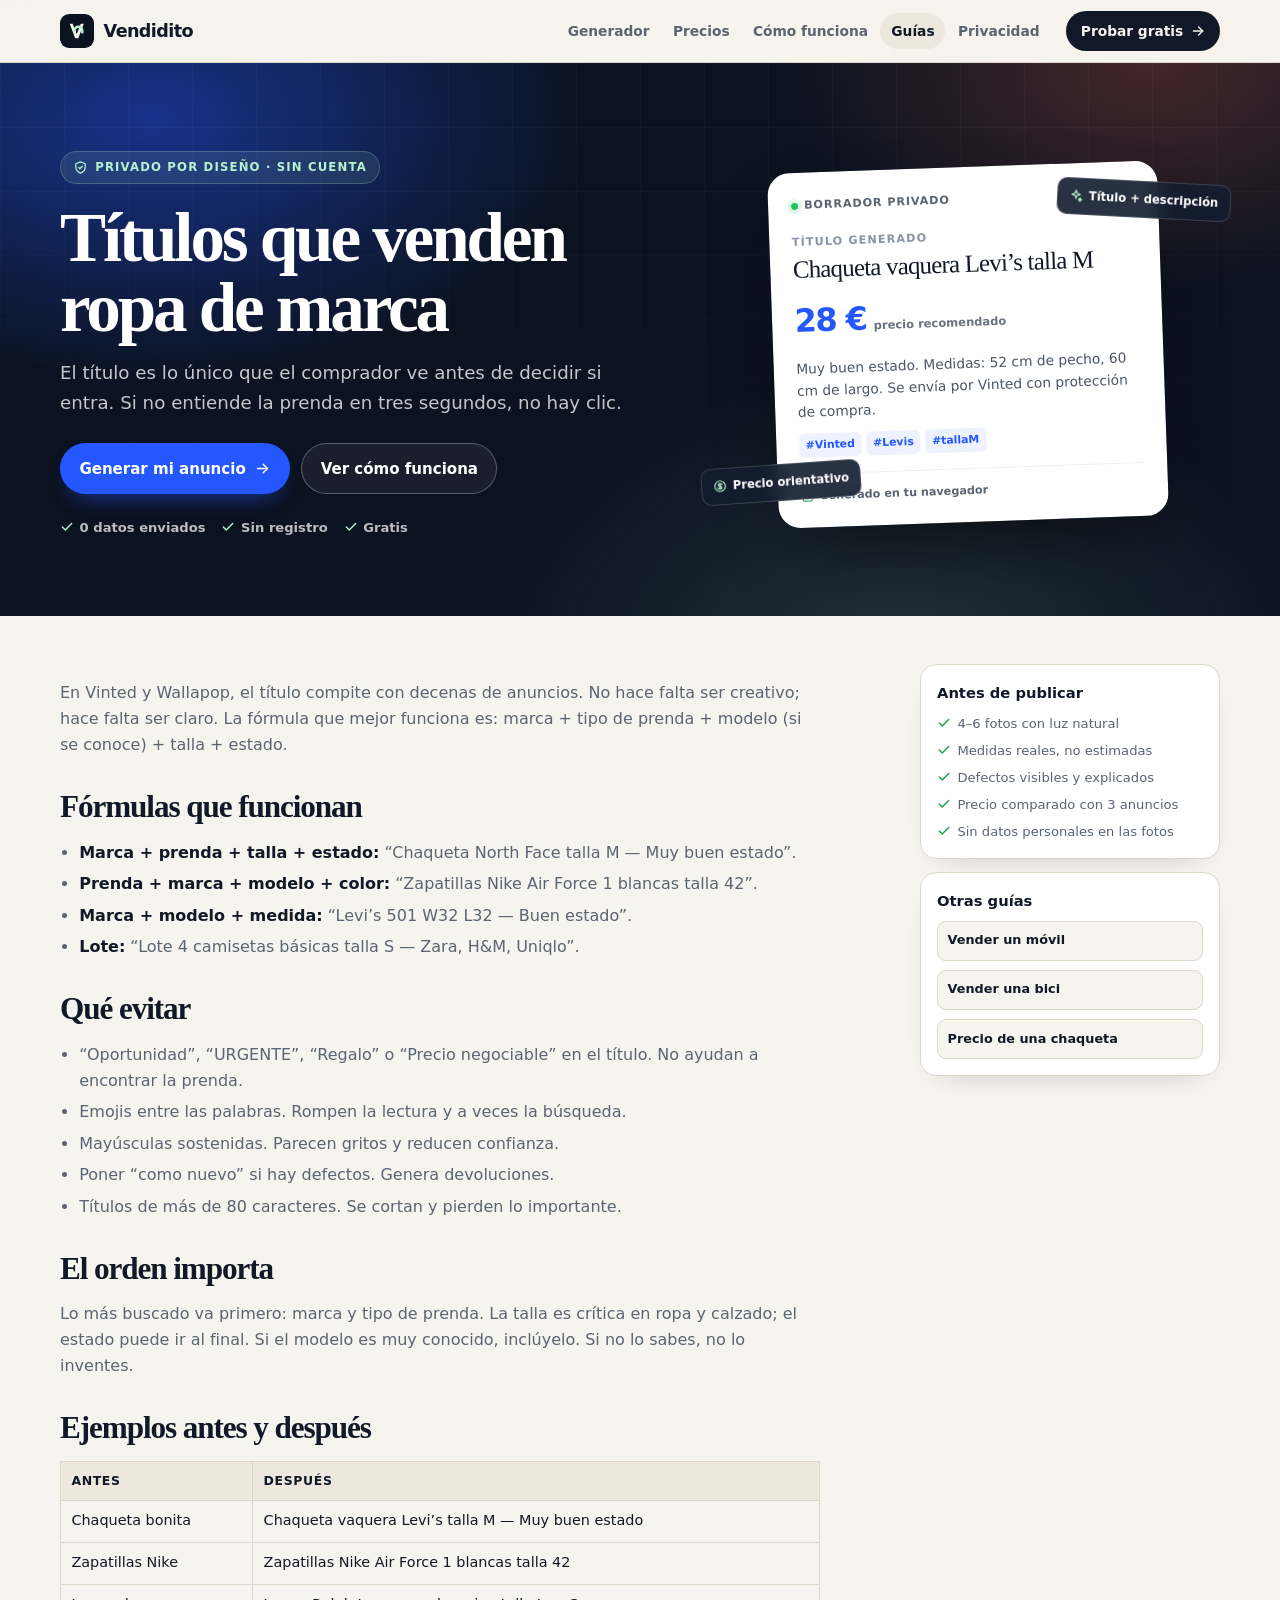
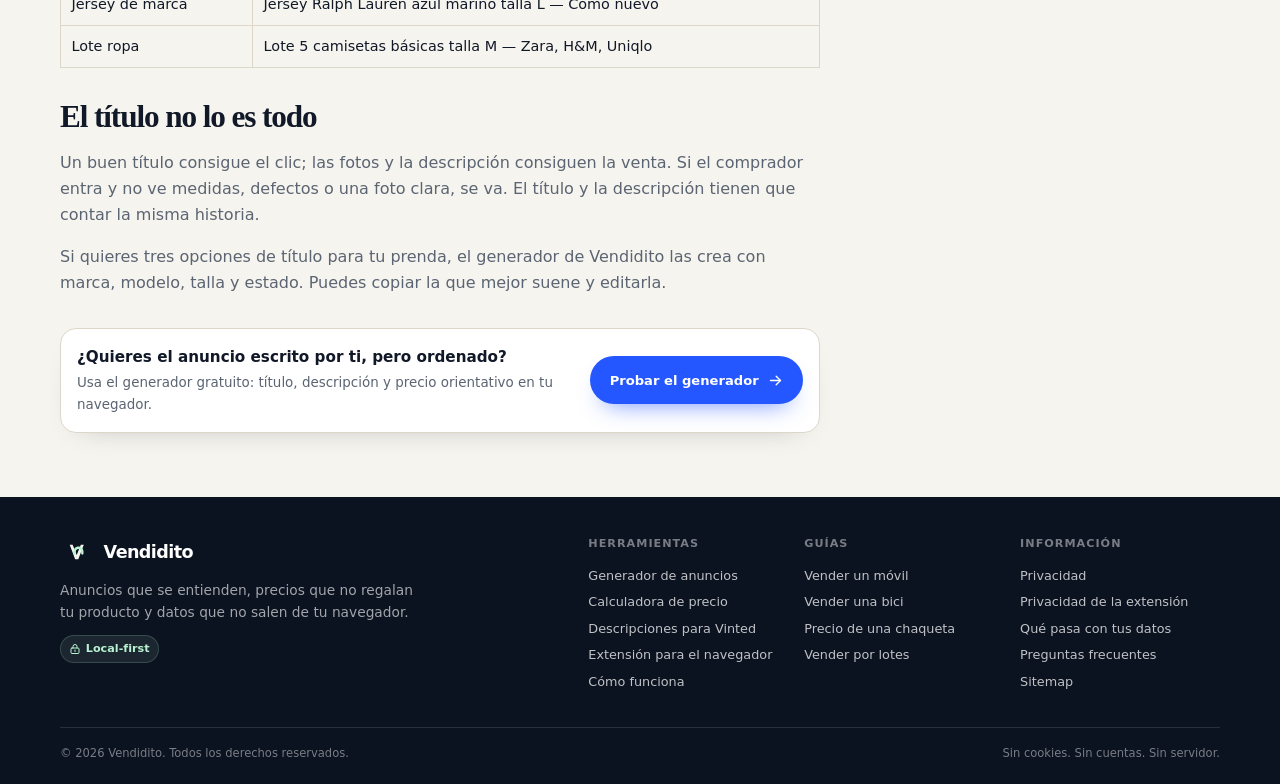
<file: titulos-que-venden-ropa-de-marca.html>
<!doctype html>
<html lang="es">
<head>
<meta charset="utf-8">
<meta name="viewport" content="width=device-width, initial-scale=1">
<title>Títulos que venden ropa de marca en Vinted y Wallapop — Vendidito</title>
<meta name="description" content="Fórmulas de títulos para vender ropa de marca de segunda mano: marca, modelo, talla, color y estado. Ejemplos y errores que reducen visitas.">
<link rel="canonical" href="https://storbaz.github.io/vendidito/titulos-que-venden-ropa-de-marca.html">
<meta name="robots" content="index,follow,max-image-preview:large">
<meta name="theme-color" content="#0b1220">
<meta property="og:type" content="website">
<meta property="og:locale" content="es_ES">
<meta property="og:site_name" content="Vendidito">
<meta property="og:title" content="Títulos que venden ropa de marca en Vinted y Wallapop — Vendidito">
<meta property="og:description" content="Fórmulas de títulos para vender ropa de marca de segunda mano: marca, modelo, talla, color y estado. Ejemplos y errores que reducen visitas.">
<meta property="og:url" content="https://storbaz.github.io/vendidito/titulos-que-venden-ropa-de-marca.html">
<meta property="og:image" content="https://storbaz.github.io/vendidito/assets/og.png">
<meta name="twitter:card" content="summary_large_image">
<meta name="twitter:title" content="Títulos que venden ropa de marca en Vinted y Wallapop — Vendidito">
<meta name="twitter:description" content="Fórmulas de títulos para vender ropa de marca de segunda mano: marca, modelo, talla, color y estado. Ejemplos y errores que reducen visitas.">
<meta name="twitter:image" content="https://storbaz.github.io/vendidito/assets/og.png">
<link rel="icon" href="assets/icon.svg" type="image/svg+xml">
<link rel="apple-touch-icon" href="assets/icon.svg">
<link rel="manifest" href="manifest.webmanifest">
<link rel="stylesheet" href="assets/style.css?v=1">
<script type="application/ld+json">{"@context":"https://schema.org","@type":"Article","headline":"Títulos que venden ropa de marca en Vinted y Wallapop","description":"Fórmulas de títulos para vender ropa de marca de segunda mano: marca, modelo, talla, color y estado. Ejemplos y errores que reducen visitas.","inLanguage":"es","author":{"@type":"Organization","name":"Vendidito"},"publisher":{"@type":"Organization","name":"Vendidito"},"mainEntityOfPage":"https://storbaz.github.io/vendidito/titulos-que-venden-ropa-de-marca.html"}</script>
</head>
<body class="">
<a class="skip" href="#contenido">Saltar al contenido</a>

<header class="site-header">
  <div class="wrap header-inner">
    <a class="brand" href="index.html" aria-label="Vendidito, inicio">
      <img src="assets/icon.svg" alt="" width="34" height="34">
      <span>Vendidito</span>
    </a>
    <nav class="nav" aria-label="Principal"><a href="index.html#generador">Generador</a><a href="precios.html">Precios</a><a href="como-funciona.html">Cómo funciona</a><a href="index.html#guias" aria-current="page">Guías</a><a href="privacidad.html">Privacidad</a></nav>
    <a class="header-cta" href="index.html#generador">Probar gratis <svg viewBox="0 0 24 24" fill="none" stroke="currentColor" stroke-width="2" stroke-linecap="round" stroke-linejoin="round" aria-hidden="true"><path d="M5 12h14"/><path d="m13 6 6 6-6 6"/></svg></a>
  </div>
</header>

<main id="contenido">
  <section class="hero">
    <div class="wrap hero-grid">
      <div class="hero-copy">
        <span class="eyebrow"><svg viewBox="0 0 24 24" fill="none" stroke="currentColor" stroke-width="2" stroke-linecap="round" stroke-linejoin="round" aria-hidden="true"><path d="M12 3 4.5 6v5.5c0 4.4 3.1 7.6 7.5 9.5 4.4-1.9 7.5-5.1 7.5-9.5V6L12 3Z"/><path d="m9 12 2 2 4-4"/></svg> Privado por diseño · Sin cuenta</span>
        <h1>Títulos que venden ropa de marca</h1>
        <p class="lede">El título es lo único que el comprador ve antes de decidir si entra. Si no entiende la prenda en tres segundos, no hay clic.</p>
        <div class="hero-actions">
          <a class="button button-primary" href="#generador">Generar mi anuncio <svg viewBox="0 0 24 24" fill="none" stroke="currentColor" stroke-width="2" stroke-linecap="round" stroke-linejoin="round" aria-hidden="true"><path d="M5 12h14"/><path d="m13 6 6 6-6 6"/></svg></a>
          <a class="button button-ghost" href="como-funciona.html">Ver cómo funciona</a>
        </div>
        <ul class="trust-list" aria-label="Ventajas">
          <li><svg viewBox="0 0 24 24" fill="none" stroke="currentColor" stroke-width="2.4" stroke-linecap="round" stroke-linejoin="round" aria-hidden="true"><path d="m4 12 5 5L20 6"/></svg> 0 datos enviados</li>
          <li><svg viewBox="0 0 24 24" fill="none" stroke="currentColor" stroke-width="2.4" stroke-linecap="round" stroke-linejoin="round" aria-hidden="true"><path d="m4 12 5 5L20 6"/></svg> Sin registro</li>
          <li><svg viewBox="0 0 24 24" fill="none" stroke="currentColor" stroke-width="2.4" stroke-linecap="round" stroke-linejoin="round" aria-hidden="true"><path d="m4 12 5 5L20 6"/></svg> Gratis</li>
        </ul>
      </div>
      <div class="hero-visual" aria-hidden="true">
        <div class="demo-card">
          <div class="demo-top"><span class="dot"></span> Borrador privado <span class="mini-badge">LOCAL</span></div>
          <div class="demo-label">Título generado</div>
          <div class="demo-title">Chaqueta vaquera Levi’s talla M</div>
          <div class="demo-price">28 € <span>precio recomendado</span></div>
          <p class="demo-copy">Muy buen estado. Medidas: 52 cm de pecho, 60 cm de largo. Se envía por Vinted con protección de compra.</p>
          <div class="demo-tags"><span>#Vinted</span><span>#Levis</span><span>#tallaM</span></div>
          <div class="demo-foot"><svg viewBox="0 0 24 24" fill="none" stroke="currentColor" stroke-width="2" stroke-linecap="round" stroke-linejoin="round" aria-hidden="true"><rect x="4" y="10" width="16" height="11" rx="2"/><path d="M8 10V7a4 4 0 0 1 8 0v3"/><path d="M12 14v3"/></svg> Generado en tu navegador</div>
        </div>
        <div class="float-chip chip-one"><svg viewBox="0 0 24 24" fill="none" stroke="currentColor" stroke-width="2" stroke-linecap="round" stroke-linejoin="round" aria-hidden="true"><path d="m12 3 1.8 5.2L19 10l-5.2 1.8L12 17l-1.8-5.2L5 10l5.2-1.8L12 3Z"/><path d="m19 16 .9 2.1L22 19l-2.1.9L19 22l-.9-2.1L16 19l2.1-.9L19 16Z"/></svg> Título + descripción</div>
        <div class="float-chip chip-two"><svg viewBox="0 0 24 24" fill="none" stroke="currentColor" stroke-width="2" stroke-linecap="round" stroke-linejoin="round" aria-hidden="true"><circle cx="12" cy="12" r="9"/><path d="M12 7v10"/><path d="M15.5 9.5c-.6-1-1.8-1.5-3.5-1.5-2 0-3 .9-3 2 0 3 6 1.5 6 4.5 0 1.2-1.2 2-3 2-1.8 0-3.1-.6-3.7-1.7"/></svg> Precio orientativo</div>
      </div>
    </div>
  </section>

  <section class="section guide-page">
  <div class="wrap guide-layout">
    <article class="prose">
      
      <p>En Vinted y Wallapop, el título compite con decenas de anuncios. No hace falta ser creativo; hace falta ser claro. La fórmula que mejor funciona es: marca + tipo de prenda + modelo (si se conoce) + talla + estado.</p>
      <h2>Fórmulas que funcionan</h2>
      <ul>
        <li><strong>Marca + prenda + talla + estado:</strong> “Chaqueta North Face talla M — Muy buen estado”.</li>
        <li><strong>Prenda + marca + modelo + color:</strong> “Zapatillas Nike Air Force 1 blancas talla 42”.</li>
        <li><strong>Marca + modelo + medida:</strong> “Levi’s 501 W32 L32 — Buen estado”.</li>
        <li><strong>Lote:</strong> “Lote 4 camisetas básicas talla S — Zara, H&M, Uniqlo”.</li>
      </ul>
      <h2>Qué evitar</h2>
      <ul>
        <li>“Oportunidad”, “URGENTE”, “Regalo” o “Precio negociable” en el título. No ayudan a encontrar la prenda.</li>
        <li>Emojis entre las palabras. Rompen la lectura y a veces la búsqueda.</li>
        <li>Mayúsculas sostenidas. Parecen gritos y reducen confianza.</li>
        <li>Poner “como nuevo” si hay defectos. Genera devoluciones.</li>
        <li>Títulos de más de 80 caracteres. Se cortan y pierden lo importante.</li>
      </ul>
      <h2>El orden importa</h2>
      <p>Lo más buscado va primero: marca y tipo de prenda. La talla es crítica en ropa y calzado; el estado puede ir al final. Si el modelo es muy conocido, inclúyelo. Si no lo sabes, no lo inventes.</p>
      <h2>Ejemplos antes y después</h2>
      <table>
        <thead><tr><th>Antes</th><th>Después</th></tr></thead>
        <tbody>
          <tr><td>Chaqueta bonita</td><td>Chaqueta vaquera Levi’s talla M — Muy buen estado</td></tr>
          <tr><td>Zapatillas Nike</td><td>Zapatillas Nike Air Force 1 blancas talla 42</td></tr>
          <tr><td>Jersey de marca</td><td>Jersey Ralph Lauren azul marino talla L — Como nuevo</td></tr>
          <tr><td>Lote ropa</td><td>Lote 5 camisetas básicas talla M — Zara, H&M, Uniqlo</td></tr>
        </tbody>
      </table>
      <h2>El título no lo es todo</h2>
      <p>Un buen título consigue el clic; las fotos y la descripción consiguen la venta. Si el comprador entra y no ve medidas, defectos o una foto clara, se va. El título y la descripción tienen que contar la misma historia.</p>
      <p>Si quieres tres opciones de título para tu prenda, el generador de Vendidito las crea con marca, modelo, talla y estado. Puedes copiar la que mejor suene y editarla.</p>
    
      <div class="inline-cta">
        <div>
          <strong>¿Quieres el anuncio escrito por ti, pero ordenado?</strong>
          <p>Usa el generador gratuito: título, descripción y precio orientativo en tu navegador.</p>
        </div>
        <a class="button button-primary" href="index.html#generador">Probar el generador <svg viewBox="0 0 24 24" fill="none" stroke="currentColor" stroke-width="2" stroke-linecap="round" stroke-linejoin="round" aria-hidden="true"><path d="M5 12h14"/><path d="m13 6 6 6-6 6"/></svg></a>
      </div>
    </article>
    <aside class="guide-aside">
      <div class="aside-card">
        <h3>Antes de publicar</h3>
        <ul class="checklist">
          <li><svg viewBox="0 0 24 24" fill="none" stroke="currentColor" stroke-width="2.4" stroke-linecap="round" stroke-linejoin="round" aria-hidden="true"><path d="m4 12 5 5L20 6"/></svg> 4–6 fotos con luz natural</li>
          <li><svg viewBox="0 0 24 24" fill="none" stroke="currentColor" stroke-width="2.4" stroke-linecap="round" stroke-linejoin="round" aria-hidden="true"><path d="m4 12 5 5L20 6"/></svg> Medidas reales, no estimadas</li>
          <li><svg viewBox="0 0 24 24" fill="none" stroke="currentColor" stroke-width="2.4" stroke-linecap="round" stroke-linejoin="round" aria-hidden="true"><path d="m4 12 5 5L20 6"/></svg> Defectos visibles y explicados</li>
          <li><svg viewBox="0 0 24 24" fill="none" stroke="currentColor" stroke-width="2.4" stroke-linecap="round" stroke-linejoin="round" aria-hidden="true"><path d="m4 12 5 5L20 6"/></svg> Precio comparado con 3 anuncios</li>
          <li><svg viewBox="0 0 24 24" fill="none" stroke="currentColor" stroke-width="2.4" stroke-linecap="round" stroke-linejoin="round" aria-hidden="true"><path d="m4 12 5 5L20 6"/></svg> Sin datos personales en las fotos</li>
        </ul>
      </div>
      <div class="aside-card">
        <h3>Otras guías</h3>
        <div class="aside-links"><a class="card-link" href="como-vender-movil-usado-wallapop.html"><strong>Vender un móvil</strong><span>El precio no es el problema. El problema es no dar información suficiente para que alguien pague lo que vale.</span></a><a class="card-link" href="descripcion-para-vender-una-bici.html"><strong>Vender una bici</strong><span>Una bici no se vende con “está muy bien”. Se vende con talla, componentes y una razón para confiar.</span></a><a class="card-link" href="que-precio-poner-chaqueta-vinted.html"><strong>Precio de una chaqueta</strong><span>El precio de una chaqueta usada no depende solo de lo que costó. Depende de la marca, el estado, la temporada y de si alguien la está buscando ahora.</span></a></div>
      </div>
    </aside>
  </div>
</section>
</main>

<footer class="site-footer">
  <div class="wrap">
    <div class="footer-grid">
      <div class="footer-brand">
        <a class="brand" href="index.html" aria-label="Vendidito, inicio">
          <img src="assets/icon.svg" alt="" width="34" height="34">
          <span>Vendidito</span>
        </a>
        <p>Anuncios que se entienden, precios que no regalan tu producto y datos que no salen de tu navegador.</p>
        <span class="privacy-pill"><svg viewBox="0 0 24 24" fill="none" stroke="currentColor" stroke-width="2" stroke-linecap="round" stroke-linejoin="round" aria-hidden="true"><rect x="4" y="10" width="16" height="11" rx="2"/><path d="M8 10V7a4 4 0 0 1 8 0v3"/><path d="M12 14v3"/></svg> Local-first</span>
      </div>
      <div class="footer-cols">
        <div>
          <h3>Herramientas</h3>
          <a href="index.html#generador">Generador de anuncios</a>
          <a href="precios.html">Calculadora de precio</a>
          <a href="generador-de-descripciones-para-vinted.html">Descripciones para Vinted</a>
          <a href="https://github.com/storbaz/vendidito/releases/tag/v1.1.0">Extensión para el navegador</a>
          <a href="como-funciona.html">Cómo funciona</a>
        </div>
        <div>
          <h3>Guías</h3>
          <a href="como-vender-movil-usado-wallapop.html">Vender un móvil</a>
          <a href="descripcion-para-vender-una-bici.html">Vender una bici</a>
          <a href="que-precio-poner-chaqueta-vinted.html">Precio de una chaqueta</a>
          <a href="vender-ropa-usada-por-lotes.html">Vender por lotes</a>
        </div>
        <div>
          <h3>Información</h3>
          <a href="privacidad.html">Privacidad</a>
          <a href="privacidad-extension.html">Privacidad de la extensión</a>
          <a href="privacidad.html#datos">Qué pasa con tus datos</a>
          <a href="index.html#faq">Preguntas frecuentes</a>
          <a href="sitemap.xml">Sitemap</a>
        </div>
      </div>
    </div>
    <div class="legal">
      <span>© <span id="year">2026</span> Vendidito. Todos los derechos reservados.</span>
      <span>Sin cookies. Sin cuentas. Sin servidor.</span>
    </div>
  </div>
</footer>
<script src="assets/catalog.js?v=1"></script>
<script src="assets/app.js?v=1" defer></script>
</body>
</html>
</file>
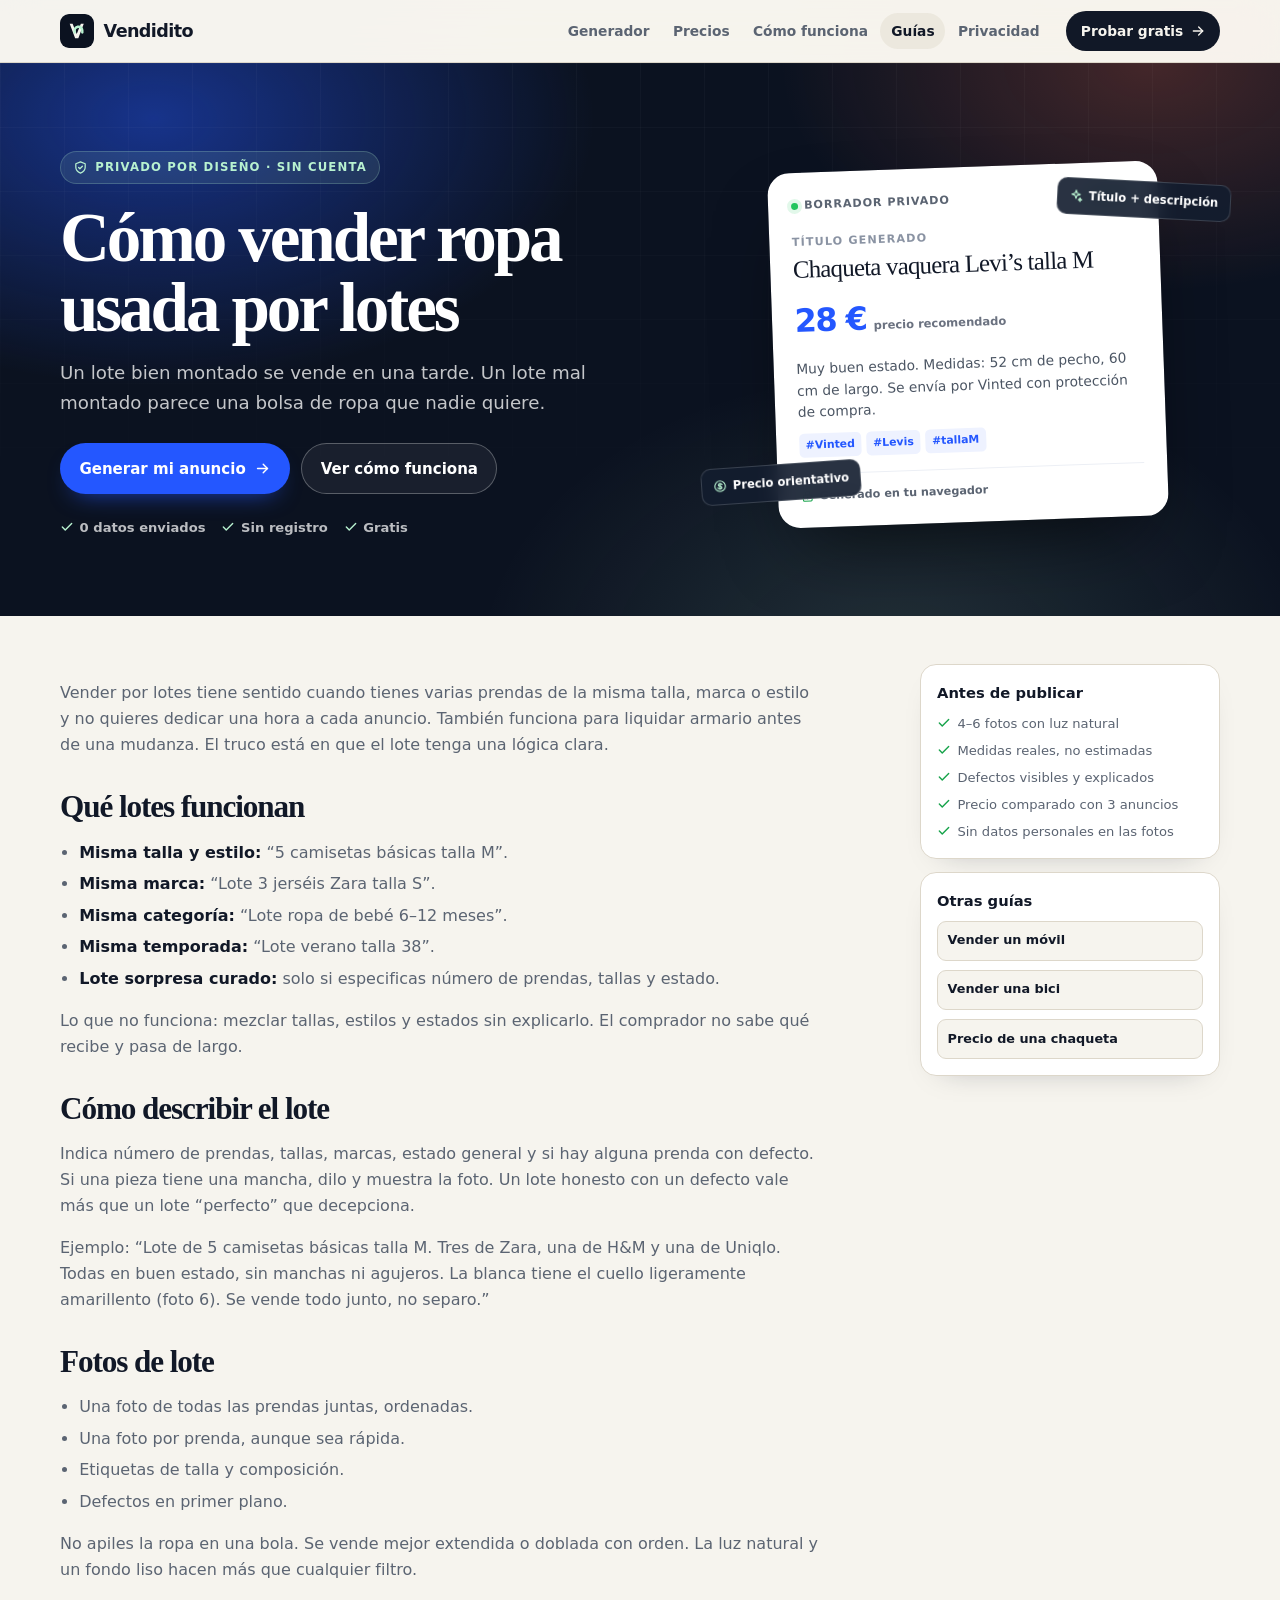
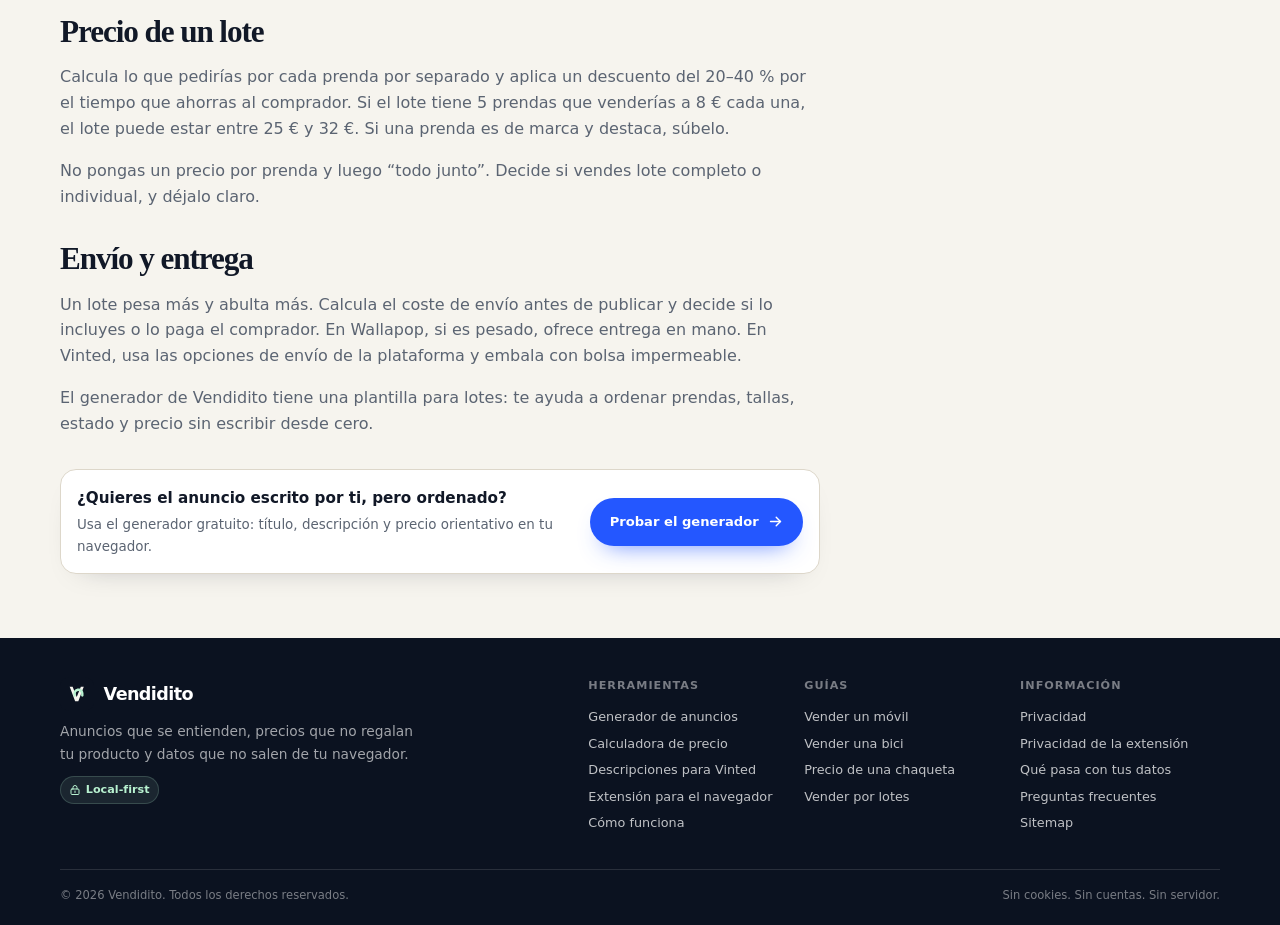
<file: vender-ropa-usada-por-lotes.html>
<!doctype html>
<html lang="es">
<head>
<meta charset="utf-8">
<meta name="viewport" content="width=device-width, initial-scale=1">
<title>Cómo vender ropa usada por lotes en Vinted y Wallapop — Vendidito</title>
<meta name="description" content="Vender lotes de ropa usada puede ahorrar tiempo, pero mal planteado espanta compradores. Tallas, fotos, precios y descripciones que funcionan.">
<link rel="canonical" href="https://storbaz.github.io/vendidito/vender-ropa-usada-por-lotes.html">
<meta name="robots" content="index,follow,max-image-preview:large">
<meta name="theme-color" content="#0b1220">
<meta property="og:type" content="website">
<meta property="og:locale" content="es_ES">
<meta property="og:site_name" content="Vendidito">
<meta property="og:title" content="Cómo vender ropa usada por lotes en Vinted y Wallapop — Vendidito">
<meta property="og:description" content="Vender lotes de ropa usada puede ahorrar tiempo, pero mal planteado espanta compradores. Tallas, fotos, precios y descripciones que funcionan.">
<meta property="og:url" content="https://storbaz.github.io/vendidito/vender-ropa-usada-por-lotes.html">
<meta property="og:image" content="https://storbaz.github.io/vendidito/assets/og.png">
<meta name="twitter:card" content="summary_large_image">
<meta name="twitter:title" content="Cómo vender ropa usada por lotes en Vinted y Wallapop — Vendidito">
<meta name="twitter:description" content="Vender lotes de ropa usada puede ahorrar tiempo, pero mal planteado espanta compradores. Tallas, fotos, precios y descripciones que funcionan.">
<meta name="twitter:image" content="https://storbaz.github.io/vendidito/assets/og.png">
<link rel="icon" href="assets/icon.svg" type="image/svg+xml">
<link rel="apple-touch-icon" href="assets/icon.svg">
<link rel="manifest" href="manifest.webmanifest">
<link rel="stylesheet" href="assets/style.css?v=1">
<script type="application/ld+json">{"@context":"https://schema.org","@type":"Article","headline":"Cómo vender ropa usada por lotes en Vinted y Wallapop","description":"Vender lotes de ropa usada puede ahorrar tiempo, pero mal planteado espanta compradores. Tallas, fotos, precios y descripciones que funcionan.","inLanguage":"es","author":{"@type":"Organization","name":"Vendidito"},"publisher":{"@type":"Organization","name":"Vendidito"},"mainEntityOfPage":"https://storbaz.github.io/vendidito/vender-ropa-usada-por-lotes.html"}</script>
</head>
<body class="">
<a class="skip" href="#contenido">Saltar al contenido</a>

<header class="site-header">
  <div class="wrap header-inner">
    <a class="brand" href="index.html" aria-label="Vendidito, inicio">
      <img src="assets/icon.svg" alt="" width="34" height="34">
      <span>Vendidito</span>
    </a>
    <nav class="nav" aria-label="Principal"><a href="index.html#generador">Generador</a><a href="precios.html">Precios</a><a href="como-funciona.html">Cómo funciona</a><a href="index.html#guias" aria-current="page">Guías</a><a href="privacidad.html">Privacidad</a></nav>
    <a class="header-cta" href="index.html#generador">Probar gratis <svg viewBox="0 0 24 24" fill="none" stroke="currentColor" stroke-width="2" stroke-linecap="round" stroke-linejoin="round" aria-hidden="true"><path d="M5 12h14"/><path d="m13 6 6 6-6 6"/></svg></a>
  </div>
</header>

<main id="contenido">
  <section class="hero">
    <div class="wrap hero-grid">
      <div class="hero-copy">
        <span class="eyebrow"><svg viewBox="0 0 24 24" fill="none" stroke="currentColor" stroke-width="2" stroke-linecap="round" stroke-linejoin="round" aria-hidden="true"><path d="M12 3 4.5 6v5.5c0 4.4 3.1 7.6 7.5 9.5 4.4-1.9 7.5-5.1 7.5-9.5V6L12 3Z"/><path d="m9 12 2 2 4-4"/></svg> Privado por diseño · Sin cuenta</span>
        <h1>Cómo vender ropa usada por lotes</h1>
        <p class="lede">Un lote bien montado se vende en una tarde. Un lote mal montado parece una bolsa de ropa que nadie quiere.</p>
        <div class="hero-actions">
          <a class="button button-primary" href="#generador">Generar mi anuncio <svg viewBox="0 0 24 24" fill="none" stroke="currentColor" stroke-width="2" stroke-linecap="round" stroke-linejoin="round" aria-hidden="true"><path d="M5 12h14"/><path d="m13 6 6 6-6 6"/></svg></a>
          <a class="button button-ghost" href="como-funciona.html">Ver cómo funciona</a>
        </div>
        <ul class="trust-list" aria-label="Ventajas">
          <li><svg viewBox="0 0 24 24" fill="none" stroke="currentColor" stroke-width="2.4" stroke-linecap="round" stroke-linejoin="round" aria-hidden="true"><path d="m4 12 5 5L20 6"/></svg> 0 datos enviados</li>
          <li><svg viewBox="0 0 24 24" fill="none" stroke="currentColor" stroke-width="2.4" stroke-linecap="round" stroke-linejoin="round" aria-hidden="true"><path d="m4 12 5 5L20 6"/></svg> Sin registro</li>
          <li><svg viewBox="0 0 24 24" fill="none" stroke="currentColor" stroke-width="2.4" stroke-linecap="round" stroke-linejoin="round" aria-hidden="true"><path d="m4 12 5 5L20 6"/></svg> Gratis</li>
        </ul>
      </div>
      <div class="hero-visual" aria-hidden="true">
        <div class="demo-card">
          <div class="demo-top"><span class="dot"></span> Borrador privado <span class="mini-badge">LOCAL</span></div>
          <div class="demo-label">Título generado</div>
          <div class="demo-title">Chaqueta vaquera Levi’s talla M</div>
          <div class="demo-price">28 € <span>precio recomendado</span></div>
          <p class="demo-copy">Muy buen estado. Medidas: 52 cm de pecho, 60 cm de largo. Se envía por Vinted con protección de compra.</p>
          <div class="demo-tags"><span>#Vinted</span><span>#Levis</span><span>#tallaM</span></div>
          <div class="demo-foot"><svg viewBox="0 0 24 24" fill="none" stroke="currentColor" stroke-width="2" stroke-linecap="round" stroke-linejoin="round" aria-hidden="true"><rect x="4" y="10" width="16" height="11" rx="2"/><path d="M8 10V7a4 4 0 0 1 8 0v3"/><path d="M12 14v3"/></svg> Generado en tu navegador</div>
        </div>
        <div class="float-chip chip-one"><svg viewBox="0 0 24 24" fill="none" stroke="currentColor" stroke-width="2" stroke-linecap="round" stroke-linejoin="round" aria-hidden="true"><path d="m12 3 1.8 5.2L19 10l-5.2 1.8L12 17l-1.8-5.2L5 10l5.2-1.8L12 3Z"/><path d="m19 16 .9 2.1L22 19l-2.1.9L19 22l-.9-2.1L16 19l2.1-.9L19 16Z"/></svg> Título + descripción</div>
        <div class="float-chip chip-two"><svg viewBox="0 0 24 24" fill="none" stroke="currentColor" stroke-width="2" stroke-linecap="round" stroke-linejoin="round" aria-hidden="true"><circle cx="12" cy="12" r="9"/><path d="M12 7v10"/><path d="M15.5 9.5c-.6-1-1.8-1.5-3.5-1.5-2 0-3 .9-3 2 0 3 6 1.5 6 4.5 0 1.2-1.2 2-3 2-1.8 0-3.1-.6-3.7-1.7"/></svg> Precio orientativo</div>
      </div>
    </div>
  </section>

  <section class="section guide-page">
  <div class="wrap guide-layout">
    <article class="prose">
      
      <p>Vender por lotes tiene sentido cuando tienes varias prendas de la misma talla, marca o estilo y no quieres dedicar una hora a cada anuncio. También funciona para liquidar armario antes de una mudanza. El truco está en que el lote tenga una lógica clara.</p>
      <h2>Qué lotes funcionan</h2>
      <ul>
        <li><strong>Misma talla y estilo:</strong> “5 camisetas básicas talla M”.</li>
        <li><strong>Misma marca:</strong> “Lote 3 jerséis Zara talla S”.</li>
        <li><strong>Misma categoría:</strong> “Lote ropa de bebé 6–12 meses”.</li>
        <li><strong>Misma temporada:</strong> “Lote verano talla 38”.</li>
        <li><strong>Lote sorpresa curado:</strong> solo si especificas número de prendas, tallas y estado.</li>
      </ul>
      <p>Lo que no funciona: mezclar tallas, estilos y estados sin explicarlo. El comprador no sabe qué recibe y pasa de largo.</p>
      <h2>Cómo describir el lote</h2>
      <p>Indica número de prendas, tallas, marcas, estado general y si hay alguna prenda con defecto. Si una pieza tiene una mancha, dilo y muestra la foto. Un lote honesto con un defecto vale más que un lote “perfecto” que decepciona.</p>
      <p>Ejemplo: “Lote de 5 camisetas básicas talla M. Tres de Zara, una de H&M y una de Uniqlo. Todas en buen estado, sin manchas ni agujeros. La blanca tiene el cuello ligeramente amarillento (foto 6). Se vende todo junto, no separo.”</p>
      <h2>Fotos de lote</h2>
      <ul>
        <li>Una foto de todas las prendas juntas, ordenadas.</li>
        <li>Una foto por prenda, aunque sea rápida.</li>
        <li>Etiquetas de talla y composición.</li>
        <li>Defectos en primer plano.</li>
      </ul>
      <p>No apiles la ropa en una bola. Se vende mejor extendida o doblada con orden. La luz natural y un fondo liso hacen más que cualquier filtro.</p>
      <h2>Precio de un lote</h2>
      <p>Calcula lo que pedirías por cada prenda por separado y aplica un descuento del 20–40 % por el tiempo que ahorras al comprador. Si el lote tiene 5 prendas que venderías a 8 € cada una, el lote puede estar entre 25 € y 32 €. Si una prenda es de marca y destaca, súbelo.</p>
      <p>No pongas un precio por prenda y luego “todo junto”. Decide si vendes lote completo o individual, y déjalo claro.</p>
      <h2>Envío y entrega</h2>
      <p>Un lote pesa más y abulta más. Calcula el coste de envío antes de publicar y decide si lo incluyes o lo paga el comprador. En Wallapop, si es pesado, ofrece entrega en mano. En Vinted, usa las opciones de envío de la plataforma y embala con bolsa impermeable.</p>
      <p>El generador de Vendidito tiene una plantilla para lotes: te ayuda a ordenar prendas, tallas, estado y precio sin escribir desde cero.</p>
    
      <div class="inline-cta">
        <div>
          <strong>¿Quieres el anuncio escrito por ti, pero ordenado?</strong>
          <p>Usa el generador gratuito: título, descripción y precio orientativo en tu navegador.</p>
        </div>
        <a class="button button-primary" href="index.html#generador">Probar el generador <svg viewBox="0 0 24 24" fill="none" stroke="currentColor" stroke-width="2" stroke-linecap="round" stroke-linejoin="round" aria-hidden="true"><path d="M5 12h14"/><path d="m13 6 6 6-6 6"/></svg></a>
      </div>
    </article>
    <aside class="guide-aside">
      <div class="aside-card">
        <h3>Antes de publicar</h3>
        <ul class="checklist">
          <li><svg viewBox="0 0 24 24" fill="none" stroke="currentColor" stroke-width="2.4" stroke-linecap="round" stroke-linejoin="round" aria-hidden="true"><path d="m4 12 5 5L20 6"/></svg> 4–6 fotos con luz natural</li>
          <li><svg viewBox="0 0 24 24" fill="none" stroke="currentColor" stroke-width="2.4" stroke-linecap="round" stroke-linejoin="round" aria-hidden="true"><path d="m4 12 5 5L20 6"/></svg> Medidas reales, no estimadas</li>
          <li><svg viewBox="0 0 24 24" fill="none" stroke="currentColor" stroke-width="2.4" stroke-linecap="round" stroke-linejoin="round" aria-hidden="true"><path d="m4 12 5 5L20 6"/></svg> Defectos visibles y explicados</li>
          <li><svg viewBox="0 0 24 24" fill="none" stroke="currentColor" stroke-width="2.4" stroke-linecap="round" stroke-linejoin="round" aria-hidden="true"><path d="m4 12 5 5L20 6"/></svg> Precio comparado con 3 anuncios</li>
          <li><svg viewBox="0 0 24 24" fill="none" stroke="currentColor" stroke-width="2.4" stroke-linecap="round" stroke-linejoin="round" aria-hidden="true"><path d="m4 12 5 5L20 6"/></svg> Sin datos personales en las fotos</li>
        </ul>
      </div>
      <div class="aside-card">
        <h3>Otras guías</h3>
        <div class="aside-links"><a class="card-link" href="como-vender-movil-usado-wallapop.html"><strong>Vender un móvil</strong><span>El precio no es el problema. El problema es no dar información suficiente para que alguien pague lo que vale.</span></a><a class="card-link" href="descripcion-para-vender-una-bici.html"><strong>Vender una bici</strong><span>Una bici no se vende con “está muy bien”. Se vende con talla, componentes y una razón para confiar.</span></a><a class="card-link" href="que-precio-poner-chaqueta-vinted.html"><strong>Precio de una chaqueta</strong><span>El precio de una chaqueta usada no depende solo de lo que costó. Depende de la marca, el estado, la temporada y de si alguien la está buscando ahora.</span></a></div>
      </div>
    </aside>
  </div>
</section>
</main>

<footer class="site-footer">
  <div class="wrap">
    <div class="footer-grid">
      <div class="footer-brand">
        <a class="brand" href="index.html" aria-label="Vendidito, inicio">
          <img src="assets/icon.svg" alt="" width="34" height="34">
          <span>Vendidito</span>
        </a>
        <p>Anuncios que se entienden, precios que no regalan tu producto y datos que no salen de tu navegador.</p>
        <span class="privacy-pill"><svg viewBox="0 0 24 24" fill="none" stroke="currentColor" stroke-width="2" stroke-linecap="round" stroke-linejoin="round" aria-hidden="true"><rect x="4" y="10" width="16" height="11" rx="2"/><path d="M8 10V7a4 4 0 0 1 8 0v3"/><path d="M12 14v3"/></svg> Local-first</span>
      </div>
      <div class="footer-cols">
        <div>
          <h3>Herramientas</h3>
          <a href="index.html#generador">Generador de anuncios</a>
          <a href="precios.html">Calculadora de precio</a>
          <a href="generador-de-descripciones-para-vinted.html">Descripciones para Vinted</a>
          <a href="https://github.com/storbaz/vendidito/releases/tag/v1.1.0">Extensión para el navegador</a>
          <a href="como-funciona.html">Cómo funciona</a>
        </div>
        <div>
          <h3>Guías</h3>
          <a href="como-vender-movil-usado-wallapop.html">Vender un móvil</a>
          <a href="descripcion-para-vender-una-bici.html">Vender una bici</a>
          <a href="que-precio-poner-chaqueta-vinted.html">Precio de una chaqueta</a>
          <a href="vender-ropa-usada-por-lotes.html">Vender por lotes</a>
        </div>
        <div>
          <h3>Información</h3>
          <a href="privacidad.html">Privacidad</a>
          <a href="privacidad-extension.html">Privacidad de la extensión</a>
          <a href="privacidad.html#datos">Qué pasa con tus datos</a>
          <a href="index.html#faq">Preguntas frecuentes</a>
          <a href="sitemap.xml">Sitemap</a>
        </div>
      </div>
    </div>
    <div class="legal">
      <span>© <span id="year">2026</span> Vendidito. Todos los derechos reservados.</span>
      <span>Sin cookies. Sin cuentas. Sin servidor.</span>
    </div>
  </div>
</footer>
<script src="assets/catalog.js?v=1"></script>
<script src="assets/app.js?v=1" defer></script>
</body>
</html>
</file>
<file: assets/style.css>
/* ============================================================
   Vendidito — estilos
   ============================================================ */

:root {
  --bg: #f6f4ee;
  --bg-soft: #ece8de;
  --card: #ffffff;
  --ink: #111827;
  --muted: #5b6472;
  --line: #ddd7ca;
  --navy: #0b1220;
  --navy-soft: #121c2e;
  --blue: #2457ff;
  --blue-soft: #e6ecff;
  --mint: #b8f2d0;
  --mint-ink: #0f5132;
  --coral: #ff6b4a;
  --coral-soft: #ffe7df;
  --lime: #d7ff5f;
  --radius: 20px;
  --radius-sm: 13px;
  --shadow: 0 24px 60px -34px rgba(17, 24, 39, .42);
  --shadow-soft: 0 12px 30px -22px rgba(17, 24, 39, .35);
  --font: ui-sans-serif, system-ui, -apple-system, "Segoe UI", Roboto, "Helvetica Neue", Arial, sans-serif;
  --serif: "Iowan Old Style", "Palatino Linotype", Palatino, Georgia, serif;
  --mono: ui-monospace, SFMono-Regular, Menlo, Consolas, monospace;
}

@media (prefers-color-scheme: dark) {
  :root {
    --bg: #0d1118;
    --bg-soft: #151c27;
    --card: #141b26;
    --ink: #f3f5f8;
    --muted: #a8b1bf;
    --line: #2a3442;
    --blue: #7d9cff;
    --blue-soft: #1b2748;
    --mint: #8fe8b5;
    --mint-ink: #0c3b24;
    --coral: #ff8a6e;
    --coral-soft: #3a201a;
    --shadow: 0 24px 60px -34px rgba(0, 0, 0, .8);
    --shadow-soft: 0 12px 30px -22px rgba(0, 0, 0, .7);
  }
}

* { box-sizing: border-box; }
html { scroll-behavior: smooth; -webkit-text-size-adjust: 100%; }
body {
  margin: 0;
  font-family: var(--font);
  color: var(--ink);
  background:
    radial-gradient(900px 500px at 4% -4%, rgba(36, 87, 255, .08), transparent 60%),
    radial-gradient(760px 420px at 96% 2%, rgba(255, 107, 74, .07), transparent 60%),
    var(--bg);
  line-height: 1.62;
  overflow-x: hidden;
}
img, svg { display: block; max-width: 100%; }
a { color: inherit; }
button, input, select, textarea { font: inherit; }
code { font-family: var(--mono); font-size: .88em; background: var(--bg-soft); padding: .12em .35em; border-radius: 5px; }
.wrap { width: min(1160px, 100% - 2.4rem); margin-inline: auto; }
.skip { position: absolute; left: -9999px; background: var(--blue); color: #fff; padding: .7rem 1rem; border-radius: 0 0 12px 0; z-index: 99; }
.skip:focus { left: 0; }

/* ---------- Header ---------- */

.site-header {
  position: sticky; top: 0; z-index: 50;
  background: color-mix(in srgb, var(--bg) 86%, transparent);
  backdrop-filter: blur(18px) saturate(150%);
  border-bottom: 1px solid var(--line);
}
.header-inner { display: flex; align-items: center; gap: 1rem; padding: .7rem 0; }
.brand { display: inline-flex; align-items: center; gap: .6rem; text-decoration: none; font-weight: 850; letter-spacing: -.035em; font-size: 1.1rem; white-space: nowrap; }
.brand img { width: 34px; height: 34px; border-radius: 9px; }
.nav { display: flex; align-items: center; gap: .1rem; margin-left: auto; }
.nav a { text-decoration: none; color: var(--muted); font-size: .86rem; font-weight: 700; padding: .42rem .68rem; border-radius: 999px; }
.nav a:hover, .nav a[aria-current="page"] { color: var(--ink); background: var(--bg-soft); }
.header-cta {
  display: inline-flex; align-items: center; gap: .4rem;
  text-decoration: none; font-size: .86rem; font-weight: 800;
  background: var(--ink); color: var(--bg); padding: .55rem .9rem; border-radius: 999px;
  white-space: nowrap;
}
.header-cta svg { width: 16px; height: 16px; }
.header-cta:hover { background: #2457ff; color: #fff; }

/* ---------- Buttons ---------- */

.button {
  display: inline-flex; align-items: center; justify-content: center; gap: .5rem;
  border: 1px solid transparent; border-radius: 999px; padding: .78rem 1.15rem;
  font-weight: 800; font-size: .94rem; text-decoration: none; cursor: pointer;
  transition: transform .18s ease, background .18s ease, border-color .18s ease, box-shadow .18s ease;
}
.button svg { width: 17px; height: 17px; }
.button:hover { transform: translateY(-1px); }
.button-primary { background: #2457ff; color: #fff; box-shadow: 0 12px 24px -14px rgba(36, 87, 255, .8); }
.button-primary:hover { background: #1746e6; }
.button-ghost { color: #fff; border-color: rgba(255, 255, 255, .28); background: rgba(255, 255, 255, .06); }
.button-ghost:hover { background: rgba(255, 255, 255, .12); }
.button-light { background: var(--mint); color: #0b1220; }
.button-light:hover { background: var(--lime); }
.button-soft { background: var(--bg-soft); color: var(--ink); border-color: var(--line); }
.button-soft:hover { background: var(--line); }
.button-link { background: transparent; color: var(--muted); padding-inline: .65rem; }
.button-link:hover { color: var(--ink); }

/* ---------- Hero ---------- */

.hero {
  position: relative;
  background:
    radial-gradient(760px 460px at 12% 10%, rgba(36, 87, 255, .48), transparent 58%),
    radial-gradient(620px 380px at 90% 0%, rgba(255, 107, 74, .23), transparent 60%),
    radial-gradient(700px 500px at 70% 110%, rgba(184, 242, 208, .14), transparent 60%),
    var(--navy);
  color: #fff;
  padding: clamp(3rem, 7vw, 5.4rem) 0 clamp(3rem, 6vw, 4.8rem);
  overflow: hidden;
}
.hero::after {
  content: "";
  position: absolute; inset: 0;
  background-image: linear-gradient(rgba(255,255,255,.045) 1px, transparent 1px), linear-gradient(90deg, rgba(255,255,255,.045) 1px, transparent 1px);
  background-size: 64px 64px;
  mask-image: linear-gradient(to bottom, rgba(0,0,0,.7), transparent 88%);
  pointer-events: none;
}
.hero-grid { position: relative; z-index: 1; display: grid; grid-template-columns: 1.08fr .92fr; gap: clamp(2rem, 5vw, 4rem); align-items: center; }
.hero-copy { max-width: 650px; }
.eyebrow {
  display: inline-flex; align-items: center; gap: .45rem;
  font-size: .73rem; font-weight: 850; letter-spacing: .1em; text-transform: uppercase;
  color: var(--mint); background: rgba(184, 242, 208, .1);
  border: 1px solid rgba(184, 242, 208, .22);
  padding: .38rem .75rem; border-radius: 999px; margin-bottom: 1.15rem;
}
.eyebrow svg { width: 15px; height: 15px; }
h1 { font-family: var(--serif); font-size: clamp(2.35rem, 5.4vw, 4.35rem); line-height: 1.01; letter-spacing: -.045em; margin: 0 0 1rem; text-wrap: balance; }
h1 .accent { color: var(--mint); font-style: italic; }
.lede { color: rgba(255, 255, 255, .76); font-size: clamp(1rem, 1.5vw, 1.14rem); max-width: 60ch; margin: 0; }
.hero-actions { display: flex; flex-wrap: wrap; gap: .7rem; margin-top: 1.6rem; }
.trust-list { display: flex; flex-wrap: wrap; gap: .5rem 1rem; list-style: none; padding: 0; margin: 1.4rem 0 0; color: rgba(255, 255, 255, .72); font-size: .82rem; font-weight: 700; }
.trust-list li { display: inline-flex; align-items: center; gap: .35rem; }
.trust-list svg { width: 14px; height: 14px; color: var(--mint); }

.hero-visual { position: relative; min-height: 390px; display: grid; place-items: center; }
.demo-card {
  position: relative; width: min(100%, 390px);
  background: #fff; color: #111827; border-radius: 22px; padding: 1.35rem;
  box-shadow: 0 35px 80px -30px rgba(0, 0, 0, .65);
  transform: rotate(-2deg);
  border: 1px solid rgba(255, 255, 255, .65);
}
.demo-top { display: flex; align-items: center; gap: .4rem; font-size: .7rem; font-weight: 800; color: #5b6472; text-transform: uppercase; letter-spacing: .08em; }
.dot { width: 7px; height: 7px; border-radius: 50%; background: #22c55e; box-shadow: 0 0 0 4px rgba(34,197,94,.13); }
.mini-badge { margin-left: auto; background: #e8fff1; color: #0f5132; padding: .16rem .4rem; border-radius: 5px; font-size: .62rem; letter-spacing: .08em; }
.demo-label { margin-top: 1.1rem; color: #8a93a3; font-size: .7rem; font-weight: 800; letter-spacing: .1em; text-transform: uppercase; }
.demo-title { font-family: var(--serif); font-size: 1.55rem; line-height: 1.12; letter-spacing: -.03em; margin-top: .25rem; }
.demo-price { display: flex; align-items: baseline; gap: .45rem; margin-top: .75rem; font-size: 2rem; font-weight: 900; letter-spacing: -.05em; color: #2457ff; }
.demo-price span { font-size: .72rem; font-weight: 750; letter-spacing: 0; color: #6b7280; }
.demo-copy { color: #4b5563; font-size: .86rem; line-height: 1.55; margin: .7rem 0; }
.demo-tags { display: flex; flex-wrap: wrap; gap: .3rem; }
.demo-tags span { font-size: .68rem; font-weight: 700; color: #2457ff; background: #eef2ff; padding: .18rem .42rem; border-radius: 5px; }
.demo-foot { display: flex; align-items: center; gap: .35rem; border-top: 1px solid #eceff5; margin-top: 1rem; padding-top: .8rem; color: #5b6472; font-size: .7rem; font-weight: 700; }
.demo-foot svg { width: 13px; height: 13px; color: #16a34a; }
.float-chip {
  position: absolute; display: inline-flex; align-items: center; gap: .35rem;
  background: rgba(18, 28, 46, .9); border: 1px solid rgba(255, 255, 255, .16);
  color: #fff; padding: .5rem .7rem; border-radius: 10px; font-size: .72rem; font-weight: 750;
  backdrop-filter: blur(10px); box-shadow: 0 15px 30px -20px #000;
}
.float-chip svg { width: 14px; height: 14px; color: var(--mint); }
.chip-one { top: 8%; right: -2%; transform: rotate(3deg); }
.chip-two { bottom: 10%; left: -3%; transform: rotate(-4deg); }

/* ---------- Sections ---------- */

.section { padding: clamp(2.4rem, 5vw, 4.4rem) 0; }
.section-head { max-width: 760px; margin-bottom: clamp(1.4rem, 3vw, 2.2rem); }
.kicker { display: inline-block; font-size: .72rem; font-weight: 850; letter-spacing: .12em; text-transform: uppercase; color: var(--blue); margin-bottom: .45rem; }
.kicker.light { color: var(--mint); }
h2 { font-family: var(--serif); font-size: clamp(1.8rem, 3.4vw, 2.7rem); line-height: 1.08; letter-spacing: -.035em; margin: 0 0 .55rem; text-wrap: balance; }
.section-head p { color: var(--muted); margin: 0; max-width: 68ch; }
.muted-note { color: var(--muted); font-size: .9rem; }

/* ---------- Generator ---------- */

.generator-section { padding-top: clamp(1.8rem, 4vw, 3rem); }
.generator-grid { display: grid; grid-template-columns: minmax(0, 1.02fr) minmax(0, .98fr); gap: 1.1rem; align-items: start; }
.panel { background: var(--card); border: 1px solid var(--line); border-radius: var(--radius); box-shadow: var(--shadow); }
.form-panel { padding: clamp(1rem, 2.4vw, 1.5rem); }
.form-head { display: flex; align-items: center; justify-content: space-between; gap: 1rem; margin-bottom: 1rem; }
.form-head h3 { margin: 0; font-size: 1.05rem; letter-spacing: -.02em; }
.local-badge { display: inline-flex; align-items: center; gap: .3rem; background: var(--blue-soft); color: var(--blue); border-radius: 999px; padding: .25rem .55rem; font-size: .68rem; font-weight: 850; text-transform: uppercase; letter-spacing: .08em; }
.local-badge svg { width: 12px; height: 12px; }
.fields { display: grid; grid-template-columns: 1fr 1fr; gap: .8rem .9rem; }
.field { display: grid; gap: .28rem; min-width: 0; }
.field-full { grid-column: 1 / -1; }
.field > span { font-size: .72rem; font-weight: 850; letter-spacing: .05em; text-transform: uppercase; color: var(--muted); }
.field > span b { color: var(--coral); }
input, select, textarea {
  width: 100%; color: var(--ink); background: var(--bg);
  border: 1px solid var(--line); border-radius: 10px; padding: .62rem .7rem;
  font-size: .93rem; font-weight: 550; outline: none;
  transition: border-color .15s ease, box-shadow .15s ease, background .15s ease;
}
select {
  appearance: none;
  background-image: linear-gradient(45deg, transparent 50%, var(--muted) 50%), linear-gradient(135deg, var(--muted) 50%, transparent 50%);
  background-position: calc(100% - 16px) 55%, calc(100% - 11px) 55%;
  background-size: 5px 5px, 5px 5px;
  background-repeat: no-repeat;
  padding-right: 2rem;
}
textarea { resize: vertical; min-height: 58px; }
input:focus, select:focus, textarea:focus { border-color: var(--blue); box-shadow: 0 0 0 3px rgba(36, 87, 255, .14); background: var(--card); }
input::placeholder, textarea::placeholder { color: color-mix(in srgb, var(--muted) 72%, transparent); }

.comps { margin-top: .9rem; border-top: 1px solid var(--line); padding-top: .8rem; }
.comps summary { cursor: pointer; font-size: .82rem; font-weight: 800; color: var(--ink); }
.comps summary span { color: var(--muted); font-weight: 600; }
.comps-grid { display: grid; grid-template-columns: 1fr 1fr; gap: .8rem; margin-top: .8rem; }
.hint { color: var(--muted); font-size: .76rem; margin: .55rem 0 0; }
.form-actions { display: flex; flex-wrap: wrap; align-items: center; gap: .5rem; margin-top: 1.1rem; }
.form-privacy { display: flex; align-items: center; gap: .35rem; color: var(--muted); font-size: .74rem; margin: .8rem 0 0; }
.form-privacy svg { width: 13px; height: 13px; flex: none; color: #16a34a; }

.result-panel { position: sticky; top: 84px; min-height: 420px; padding: clamp(1rem, 2.4vw, 1.5rem); }
.result-empty { display: grid; place-items: start; gap: .5rem; padding: 1rem .4rem; }
.empty-icon { display: grid; place-items: center; width: 46px; height: 46px; border-radius: 14px; background: var(--blue-soft); color: var(--blue); }
.empty-icon svg { width: 23px; height: 23px; }
.result-empty h3 { margin: .4rem 0 0; font-size: 1.1rem; letter-spacing: -.02em; }
.result-empty p { color: var(--muted); margin: 0; max-width: 42ch; }
.result-empty ul { color: var(--muted); font-size: .86rem; margin: .4rem 0 0; padding-left: 1.1rem; }
.result-empty li { margin: .25rem 0; }

.result-head { display: flex; align-items: center; justify-content: space-between; gap: .5rem; padding-bottom: .8rem; border-bottom: 1px solid var(--line); }
.result-head strong { font-size: .95rem; }
.result-privacy { display: inline-flex; align-items: center; gap: .3rem; color: #15803d; font-size: .68rem; font-weight: 850; }
.result-privacy svg { width: 12px; height: 12px; }
.result-block { padding: 1rem 0; border-bottom: 1px solid var(--line); }
.result-block:last-child { border-bottom: 0; padding-bottom: 0; }
.result-block h4 { margin: 0 0 .5rem; font-size: .72rem; letter-spacing: .09em; text-transform: uppercase; color: var(--muted); }
.title-option { display: flex; gap: .5rem; align-items: center; background: var(--bg); border: 1px solid var(--line); border-radius: 10px; padding: .55rem .65rem; margin-bottom: .45rem; }
.title-option p { margin: 0; font-size: .88rem; font-weight: 700; line-height: 1.4; flex: 1; }
.copy-btn { flex: none; display: inline-grid; place-items: center; width: 30px; height: 30px; border: 1px solid var(--line); background: var(--card); color: var(--muted); border-radius: 8px; cursor: pointer; }
.copy-btn:hover { color: var(--blue); border-color: var(--blue); }
.copy-btn svg { width: 14px; height: 14px; }
.copy-btn.copied { background: #dcfce7; color: #15803d; border-color: #86efac; }
.result-description { white-space: pre-wrap; font-size: .88rem; line-height: 1.65; margin: 0; color: var(--ink); }
.result-actions { display: flex; flex-wrap: wrap; gap: .45rem; margin-top: .7rem; }
.result-actions .button { font-size: .78rem; padding: .48rem .7rem; }
.price-box { background: var(--bg); border: 1px solid var(--line); border-radius: 14px; padding: .9rem; }
.price-main { display: flex; align-items: baseline; gap: .4rem; font-size: 2.1rem; font-weight: 900; letter-spacing: -.05em; color: var(--blue); }
.price-main span { font-size: .72rem; font-weight: 750; letter-spacing: 0; color: var(--muted); }
.price-tiers { display: grid; grid-template-columns: repeat(3, 1fr); gap: .4rem; margin-top: .7rem; }
.price-tier { background: var(--card); border: 1px solid var(--line); border-radius: 9px; padding: .5rem; }
.price-tier span { display: block; font-size: .62rem; font-weight: 800; text-transform: uppercase; letter-spacing: .06em; color: var(--muted); }
.price-tier strong { display: block; font-size: .96rem; margin-top: .1rem; }
.price-note { color: var(--muted); font-size: .75rem; margin: .6rem 0 0; }
.tags { display: flex; flex-wrap: wrap; gap: .3rem; }
.tags span { background: var(--blue-soft); color: var(--blue); font-size: .7rem; font-weight: 750; padding: .22rem .45rem; border-radius: 5px; }
.checklist { list-style: none; padding: 0; margin: .5rem 0 0; display: grid; gap: .35rem; }
.checklist li { display: flex; gap: .4rem; align-items: flex-start; color: var(--muted); font-size: .82rem; }
.checklist svg { width: 14px; height: 14px; flex: none; color: #16a34a; margin-top: .18rem; }

/* ---------- Why / features ---------- */

.why-section { background: var(--bg-soft); border-block: 1px solid var(--line); }
.feature-grid { display: grid; grid-template-columns: repeat(3, 1fr); gap: 1rem; }
.feature-card { background: var(--card); border: 1px solid var(--line); border-radius: var(--radius); padding: 1.3rem; box-shadow: var(--shadow-soft); }
.feature-icon { display: grid; place-items: center; width: 44px; height: 44px; border-radius: 13px; margin-bottom: .8rem; }
.feature-icon svg { width: 22px; height: 22px; }
.feature-icon.mint { background: #d9ffe8; color: #0f5132; }
.feature-icon.blue { background: var(--blue-soft); color: var(--blue); }
.feature-icon.coral { background: var(--coral-soft); color: #c2410c; }
.feature-card h3 { margin: 0 0 .35rem; font-size: 1.05rem; letter-spacing: -.02em; }
.feature-card p { color: var(--muted); font-size: .9rem; margin: 0 0 .7rem; }
.text-link { display: inline-flex; align-items: center; gap: .3rem; color: var(--blue); font-size: .82rem; font-weight: 800; text-decoration: none; }
.text-link svg { width: 14px; height: 14px; }
.text-link:hover { text-decoration: underline; }

/* ---------- Steps ---------- */

.steps { display: grid; grid-template-columns: repeat(3, 1fr); gap: 1rem; }
.step { background: var(--card); border: 1px solid var(--line); border-radius: var(--radius); padding: 1.3rem; }
.step .num { display: grid; place-items: center; width: 32px; height: 32px; border-radius: 50%; background: var(--ink); color: var(--bg); font-weight: 850; font-size: .86rem; margin-bottom: .7rem; }
.step h3 { margin: 0 0 .3rem; font-size: 1rem; }
.step p { color: var(--muted); font-size: .88rem; margin: 0; }

/* ---------- Privacy band ---------- */

.privacy-band { background: var(--navy); color: #fff; }
.privacy-grid { display: grid; grid-template-columns: 1fr .9fr; gap: clamp(1.6rem, 4vw, 3rem); align-items: center; }
.privacy-grid h2 { color: #fff; }
.privacy-grid p { color: rgba(255, 255, 255, .72); }
.privacy-table-wrap { background: rgba(255, 255, 255, .05); border: 1px solid rgba(255, 255, 255, .13); border-radius: 16px; padding: .6rem; overflow-x: auto; }
.privacy-table { width: 100%; border-collapse: collapse; font-size: .82rem; }
.privacy-table th, .privacy-table td { text-align: left; padding: .58rem .55rem; border-bottom: 1px solid rgba(255, 255, 255, .1); }
.privacy-table th { color: rgba(255, 255, 255, .55); font-size: .66rem; text-transform: uppercase; letter-spacing: .07em; }
.privacy-table td { color: rgba(255, 255, 255, .78); }
.privacy-table td:nth-child(2) { color: var(--mint); font-weight: 750; }
.privacy-table tr:last-child td { border-bottom: 0; }

/* ---------- Guides ---------- */

.guides-section { background: var(--bg); }
.guide-grid { display: grid; grid-template-columns: repeat(3, 1fr); gap: 1rem; }
.guide-card { display: flex; flex-direction: column; background: var(--card); border: 1px solid var(--line); border-radius: var(--radius); padding: 1.2rem; text-decoration: none; box-shadow: var(--shadow-soft); transition: transform .18s ease, border-color .18s ease; }
.guide-card:hover { transform: translateY(-3px); border-color: color-mix(in srgb, var(--blue) 45%, var(--line)); }
.guide-tag { align-self: flex-start; font-size: .64rem; font-weight: 850; text-transform: uppercase; letter-spacing: .08em; color: var(--blue); background: var(--blue-soft); padding: .2rem .45rem; border-radius: 5px; margin-bottom: .7rem; }
.guide-card h3 { margin: 0 0 .4rem; font-size: 1.04rem; line-height: 1.3; letter-spacing: -.02em; }
.guide-card p { color: var(--muted); font-size: .86rem; margin: 0 0 1rem; flex: 1; }
.guide-card .text-link { margin-top: auto; }

/* ---------- FAQ ---------- */

.faq-section { background: var(--bg-soft); border-block: 1px solid var(--line); }
.faq { display: grid; gap: .55rem; max-width: 860px; }
.faq details { background: var(--card); border: 1px solid var(--line); border-radius: 12px; padding: .85rem 1rem; }
.faq summary { cursor: pointer; font-weight: 800; font-size: .94rem; list-style: none; display: flex; justify-content: space-between; gap: 1rem; }
.faq summary::-webkit-details-marker { display: none; }
.faq summary::after { content: "+"; font-size: 1.2rem; line-height: 1; color: var(--muted); }
.faq details[open] summary::after { content: "–"; }
.faq p { color: var(--muted); font-size: .9rem; margin: .6rem 0 0; }

/* ---------- Final CTA ---------- */

.final-cta { background: linear-gradient(120deg, var(--navy), #16213a); color: #fff; }
.final-cta-inner { display: flex; align-items: center; justify-content: space-between; gap: 2rem; }
.final-cta h2 { color: #fff; margin-bottom: .3rem; }
.final-cta p { color: rgba(255, 255, 255, .7); margin: 0; }

/* ---------- Guide page ---------- */

.guide-page { padding-top: clamp(1.8rem, 4vw, 3rem); }
.guide-layout { display: grid; grid-template-columns: minmax(0, 1fr) 300px; gap: clamp(1.5rem, 4vw, 3rem); align-items: start; }
.prose { max-width: 760px; }
.prose h2 { font-size: clamp(1.45rem, 2.5vw, 1.95rem); margin-top: 2rem; }
.prose h3 { font-size: 1.12rem; margin-top: 1.4rem; }
.prose p, .prose li { color: var(--muted); }
.prose strong { color: var(--ink); }
.prose ul, .prose ol { padding-left: 1.2rem; }
.prose li { margin: .35rem 0; }
.prose table { width: 100%; border-collapse: collapse; margin: 1rem 0; font-size: .9rem; }
.prose th, .prose td { border: 1px solid var(--line); padding: .55rem .65rem; text-align: left; vertical-align: top; }
.prose th { background: var(--bg-soft); font-size: .78rem; text-transform: uppercase; letter-spacing: .05em; }
.prose blockquote { margin: 1rem 0; padding: .8rem 1rem; border-left: 3px solid var(--blue); background: var(--bg-soft); border-radius: 0 10px 10px 0; }
.prose blockquote p { margin: 0; }
.page-intro .prose { max-width: 820px; }
.guide-aside { position: sticky; top: 84px; display: grid; gap: .8rem; }
.aside-card { background: var(--card); border: 1px solid var(--line); border-radius: 16px; padding: 1rem; box-shadow: var(--shadow-soft); }
.aside-card h3 { margin: 0 0 .5rem; font-size: .92rem; }
.aside-links { display: grid; gap: .55rem; }
.aside-links a { text-decoration: none; display: block; padding: .55rem .6rem; background: var(--bg); border: 1px solid var(--line); border-radius: 9px; }
.aside-links strong { display: block; font-size: .8rem; }
.aside-links span { display: none; }
.inline-cta { display: flex; align-items: center; justify-content: space-between; gap: 1rem; background: var(--card); border: 1px solid var(--line); border-radius: 16px; padding: 1rem; margin-top: 2rem; box-shadow: var(--shadow-soft); }
.inline-cta strong { display: block; font-size: .95rem; }
.inline-cta p { margin: .2rem 0 0; font-size: .84rem; }
.inline-cta .button { flex: none; font-size: .82rem; }
.store-row { display: flex; flex-wrap: wrap; gap: .6rem; margin-top: 1.5rem; }
.store-row .button { font-size: .82rem; }

/* ---------- Price page ---------- */

.price-layout { display: grid; grid-template-columns: minmax(0, .95fr) minmax(0, 1.05fr); gap: 1.1rem; align-items: start; }
.price-result { min-height: 330px; padding: 1.3rem; }
.price-empty { display: grid; place-items: start; gap: .5rem; }
.price-empty h3 { margin: .3rem 0 0; }
.price-empty p { color: var(--muted); margin: 0; max-width: 42ch; }
.price-result .price-main { font-size: 2.7rem; }
.price-result .price-tiers { margin-top: 1rem; }
.price-result .price-tier { padding: .7rem; }
.price-result .price-tier strong { font-size: 1.1rem; }
.price-explain { color: var(--muted); font-size: .84rem; margin-top: .8rem; }

/* ---------- Privacy page ---------- */

.privacy-summary { display: grid; grid-template-columns: repeat(4, 1fr); gap: .6rem; margin: 0 0 1.6rem; }
.privacy-summary div { background: var(--card); border: 1px solid var(--line); border-radius: 12px; padding: .8rem; }
.privacy-summary span { display: block; color: var(--muted); font-size: .68rem; font-weight: 800; text-transform: uppercase; letter-spacing: .06em; }
.privacy-summary strong { display: block; font-size: 1.3rem; letter-spacing: -.03em; margin-top: .1rem; }
.privacy-prose code { word-break: break-word; }

/* ---------- Footer ---------- */

.site-footer { background: var(--navy); color: #fff; padding: 2.4rem 0 1.3rem; }
.footer-grid { display: grid; grid-template-columns: 1.1fr 1.4fr; gap: 2rem; }
.footer-brand .brand { color: #fff; margin-bottom: .6rem; }
.footer-brand p { color: rgba(255, 255, 255, .62); font-size: .86rem; max-width: 42ch; margin: 0 0 .7rem; }
.privacy-pill { display: inline-flex; align-items: center; gap: .3rem; color: var(--mint); font-size: .7rem; font-weight: 800; background: rgba(184, 242, 208, .09); border: 1px solid rgba(184, 242, 208, .18); padding: .25rem .5rem; border-radius: 999px; }
.privacy-pill svg { width: 12px; height: 12px; }
.footer-cols { display: grid; grid-template-columns: repeat(3, 1fr); gap: 1rem; }
.footer-cols h3 { font-size: .7rem; text-transform: uppercase; letter-spacing: .09em; color: rgba(255, 255, 255, .45); margin: 0 0 .6rem; }
.footer-cols a { display: block; color: rgba(255, 255, 255, .74); text-decoration: none; font-size: .8rem; padding: .18rem 0; }
.footer-cols a:hover { color: var(--mint); }
.legal { display: flex; justify-content: space-between; gap: 1rem; border-top: 1px solid rgba(255, 255, 255, .12); margin-top: 2rem; padding-top: 1rem; color: rgba(255, 255, 255, .45); font-size: .72rem; }

/* ---------- Toast ---------- */

.toast { position: fixed; left: 50%; bottom: 1.2rem; transform: translate(-50%, 12px); background: var(--ink); color: var(--bg); padding: .6rem .9rem; border-radius: 999px; font-size: .82rem; font-weight: 750; box-shadow: 0 12px 30px -12px rgba(0,0,0,.5); opacity: 0; pointer-events: none; z-index: 100; transition: opacity .2s ease, transform .2s ease; }
.toast.show { opacity: 1; transform: translate(-50%, 0); }

/* ---------- Responsive ---------- */

@media (max-width: 980px) {
  .hero-grid { grid-template-columns: 1fr; }
  .hero-visual { min-height: 320px; margin-top: .5rem; }
  .demo-card { width: min(100%, 420px); transform: none; }
  .chip-one { right: 2%; }
  .chip-two { left: 2%; }
  .generator-grid, .price-layout { grid-template-columns: 1fr; }
  .result-panel { position: static; min-height: 0; }
  .feature-grid, .steps, .guide-grid { grid-template-columns: 1fr 1fr; }
  .privacy-grid { grid-template-columns: 1fr; }
  .guide-layout { grid-template-columns: 1fr; }
  .guide-aside { position: static; grid-template-columns: 1fr 1fr; }
  .footer-grid { grid-template-columns: 1fr; }
}

@media (max-width: 680px) {
  .wrap { width: min(100% - 1.4rem, 1160px); }
  .header-inner { flex-wrap: wrap; gap: .45rem; }
  .nav { order: 3; width: 100%; overflow-x: auto; padding-bottom: .1rem; }
  .nav a { white-space: nowrap; }
  .header-cta { margin-left: auto; }
  .hero { padding-top: 2.4rem; }
  .hero-actions .button { width: 100%; }
  .hero-visual { min-height: 280px; }
  .demo-card { padding: 1rem; }
  .float-chip { display: none; }
  .fields { grid-template-columns: 1fr; }
  .field-full { grid-column: auto; }
  .comps-grid { grid-template-columns: 1fr; }
  .form-actions .button { flex: 1 1 100%; }
  .price-tiers { grid-template-columns: 1fr; }
  .feature-grid, .steps, .guide-grid { grid-template-columns: 1fr; }
  .final-cta-inner { display: block; }
  .final-cta .button { margin-top: 1rem; }
  .privacy-summary { grid-template-columns: 1fr 1fr; }
  .guide-aside { grid-template-columns: 1fr; }
  .inline-cta { display: block; }
  .inline-cta .button { margin-top: .8rem; }
  .footer-cols { grid-template-columns: 1fr 1fr; }
  .legal { display: block; }
  .legal span { display: block; margin-top: .3rem; }
}

@media (prefers-reduced-motion: reduce) {
  * { scroll-behavior: auto !important; transition: none !important; }
}
</file>
